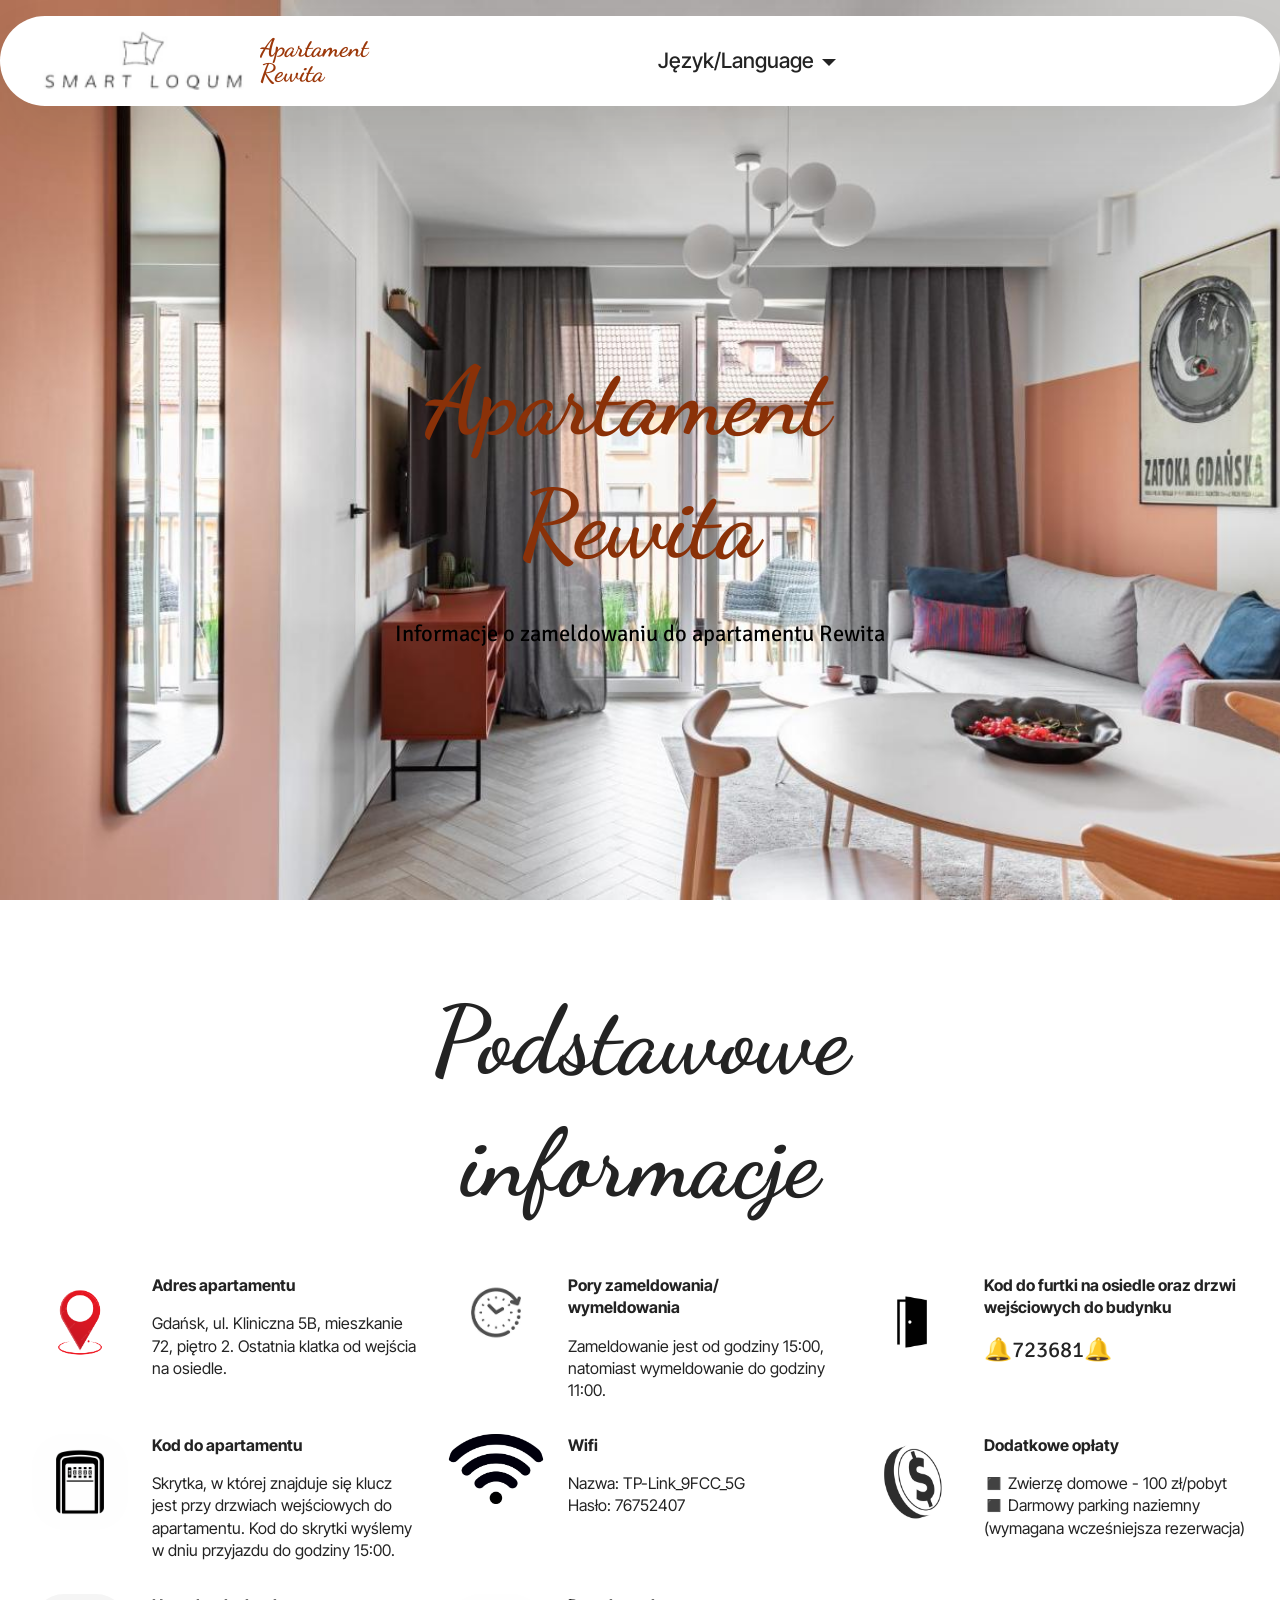
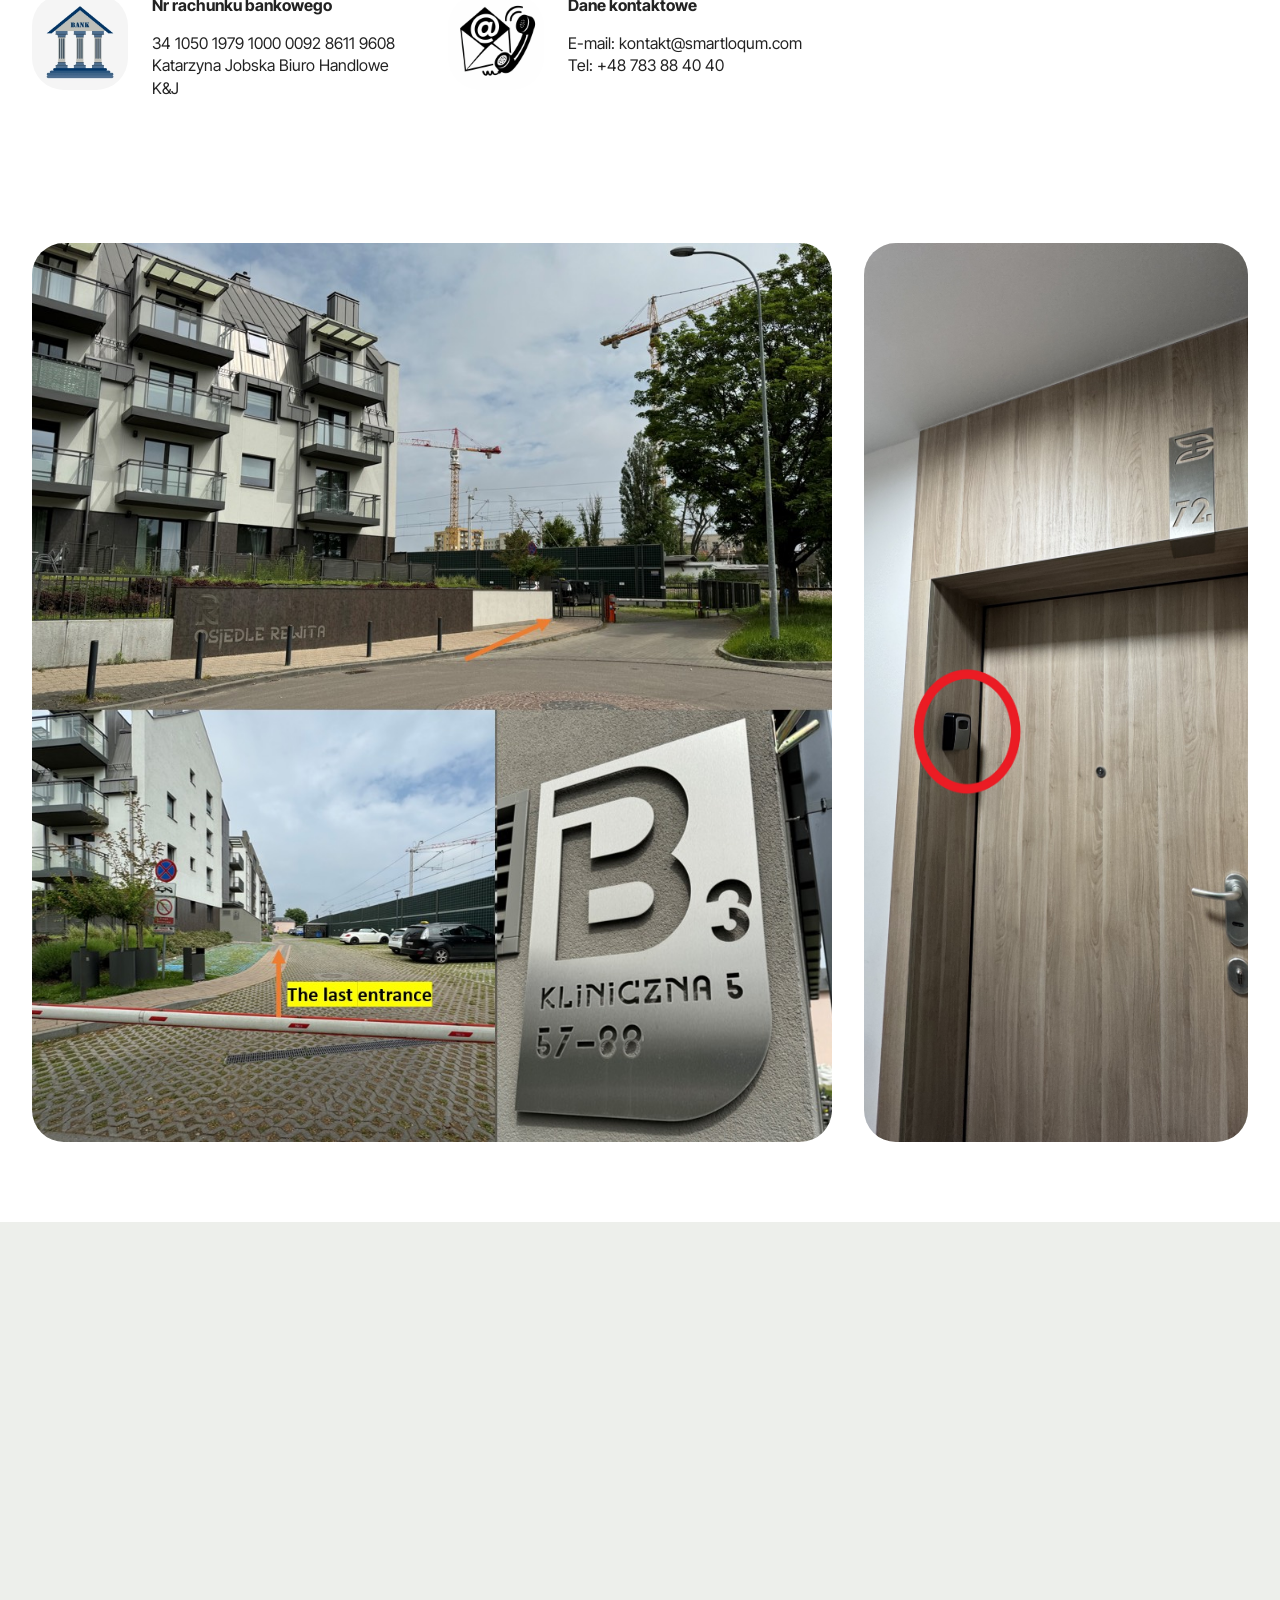
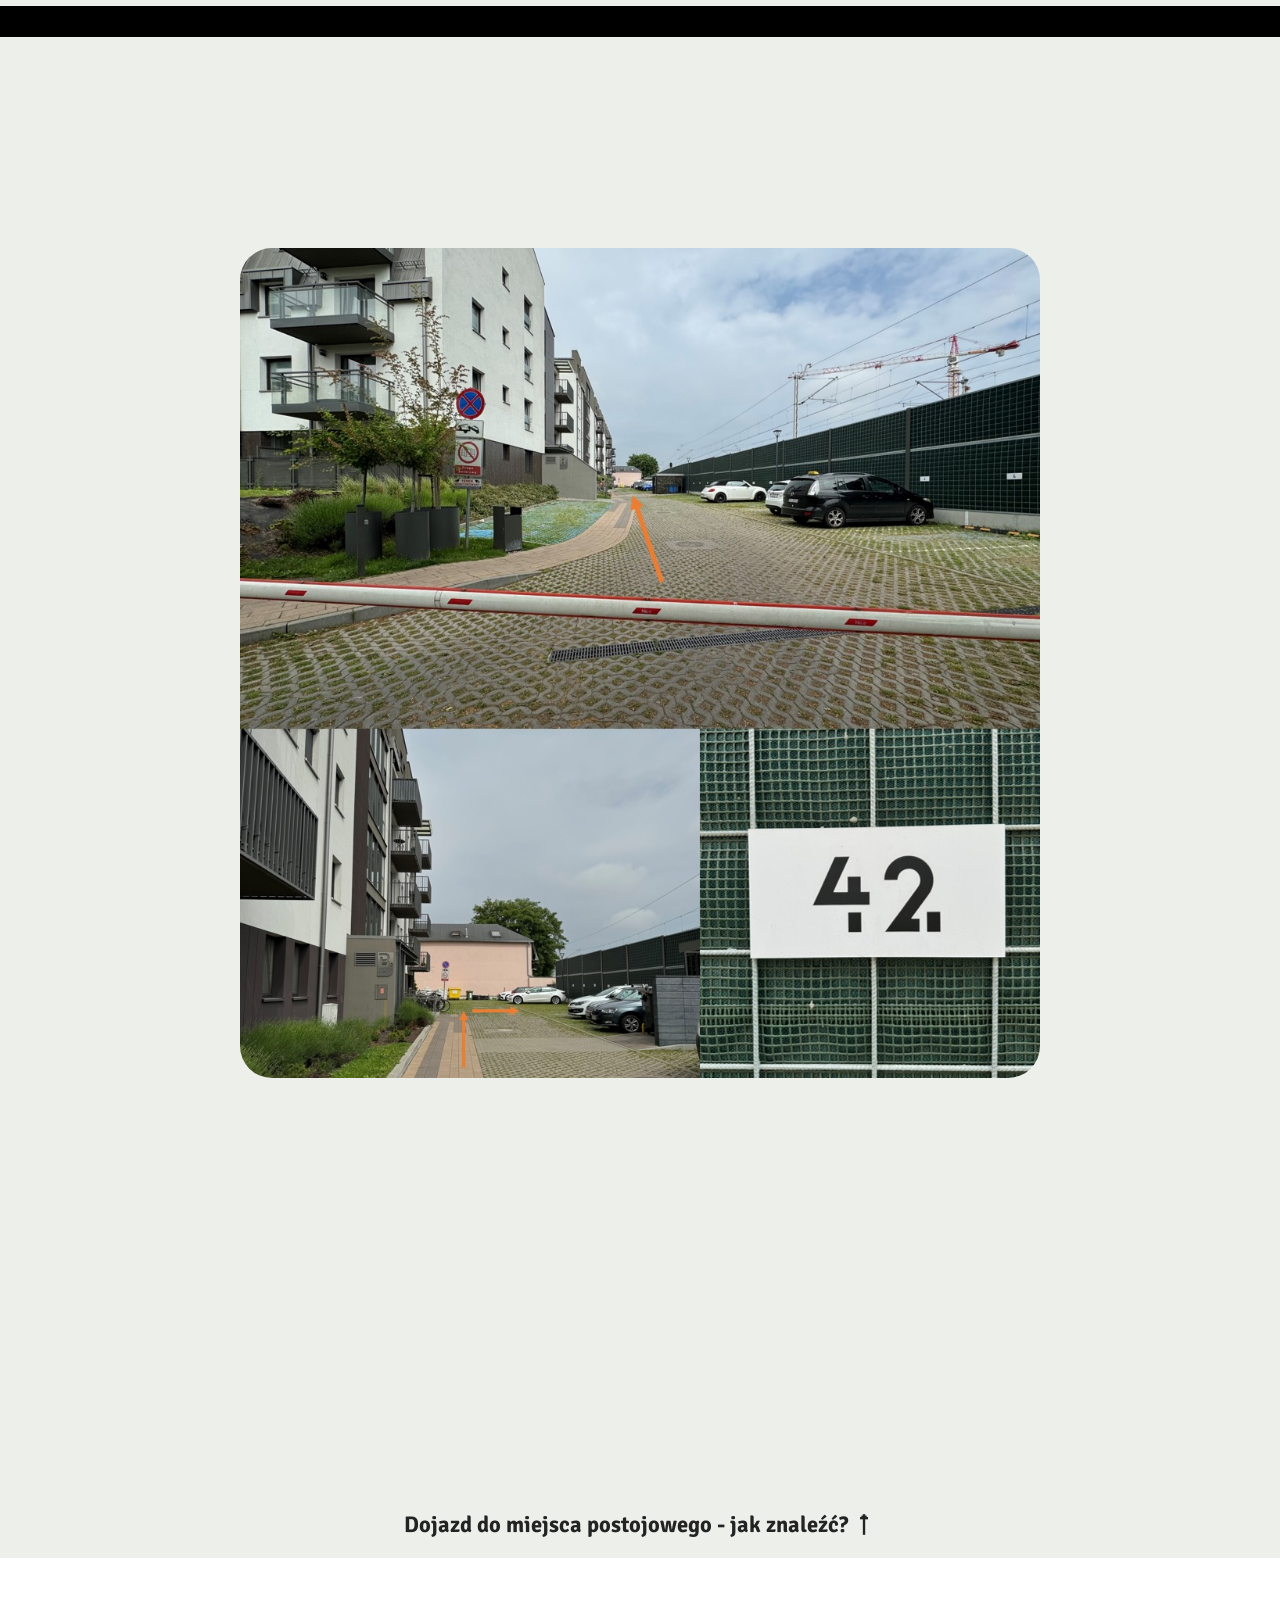
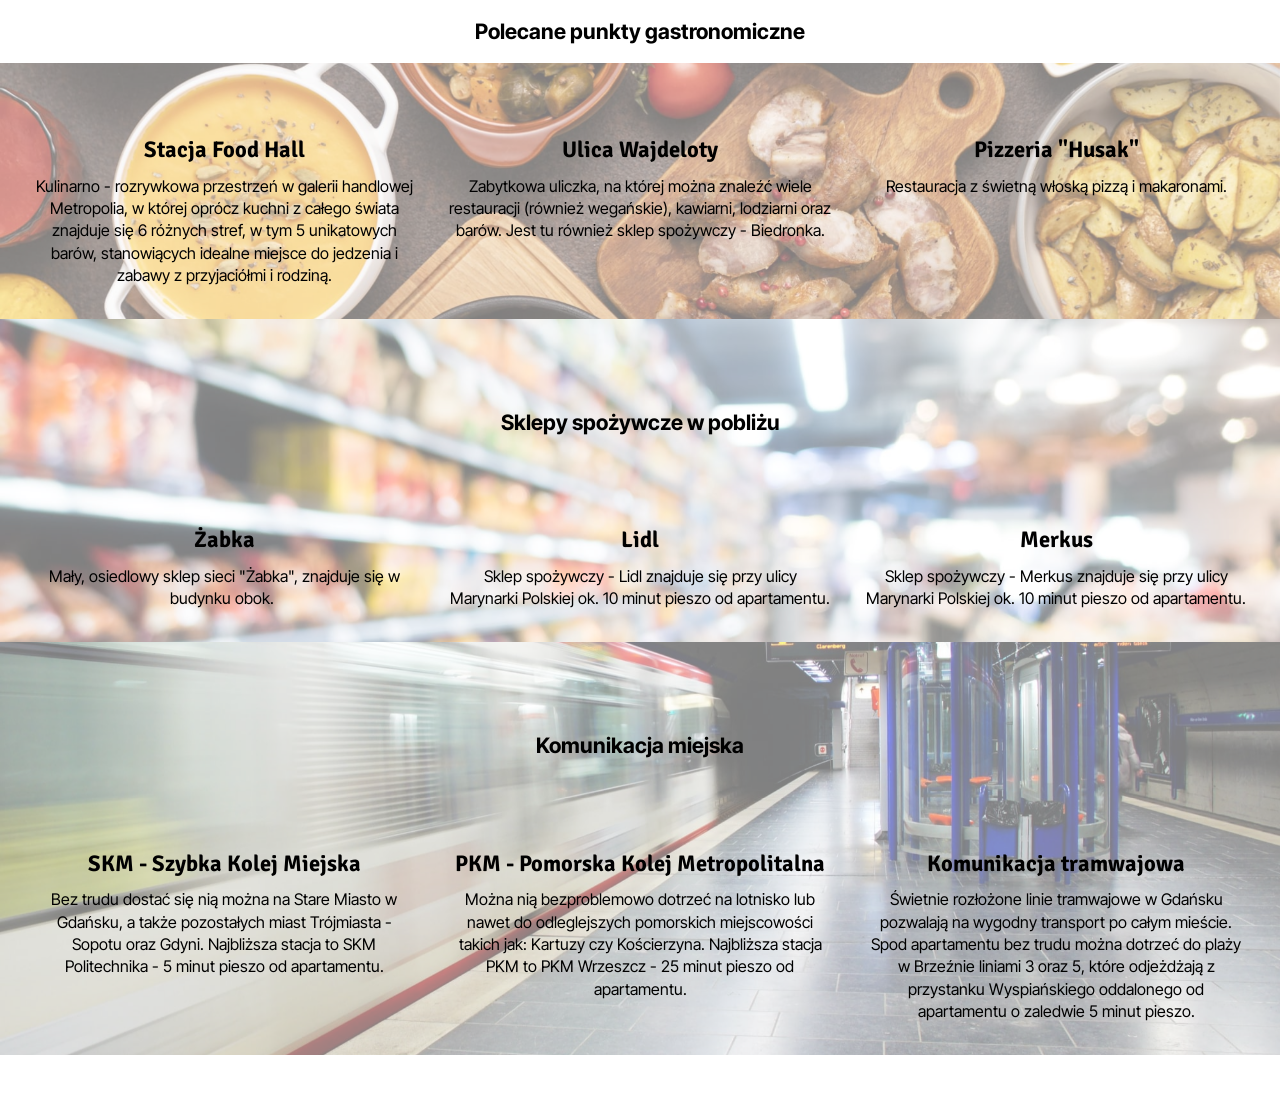
<file: index.html>
<!DOCTYPE html>
<html  >
<head>
  <!-- Site made with Mobirise Website Builder v6.0.1, https://mobirise.com -->
  <meta charset="UTF-8">
  <meta http-equiv="X-UA-Compatible" content="IE=edge">
  <meta name="generator" content="Mobirise v6.0.1, mobirise.com">
  <meta name="viewport" content="width=device-width, initial-scale=1, minimum-scale=1">
  <link rel="shortcut icon" href="assets/images/karta-powitalna-dawna-poczta.png" type="image/x-icon">
  <meta name="description" content="">
  
  
  <title>Wrzeszcz Rewita PL</title>
  <link rel="stylesheet" href="assets/web/assets/mobirise-icons2/mobirise2.css">
  <link rel="stylesheet" href="assets/bootstrap/css/bootstrap.min.css">
  <link rel="stylesheet" href="assets/bootstrap/css/bootstrap-grid.min.css">
  <link rel="stylesheet" href="assets/bootstrap/css/bootstrap-reboot.min.css">
  <link rel="stylesheet" href="assets/parallax/jarallax.css">
  <link rel="stylesheet" href="assets/animatecss/animate.css">
  <link rel="stylesheet" href="assets/dropdown/css/style.css">
  <link rel="stylesheet" href="assets/theme/css/style.css">
  <link rel="preload" href="https://fonts.googleapis.com/css?family=Dancing+Script:400,500,600,700&display=swap" as="style" onload="this.onload=null;this.rel='stylesheet'">
  <noscript><link rel="stylesheet" href="https://fonts.googleapis.com/css?family=Dancing+Script:400,500,600,700&display=swap"></noscript>
  <link rel="preload" href="https://fonts.googleapis.com/css?family=Signika+Negative:300,400,500,600,700&display=swap" as="style" onload="this.onload=null;this.rel='stylesheet'">
  <noscript><link rel="stylesheet" href="https://fonts.googleapis.com/css?family=Signika+Negative:300,400,500,600,700&display=swap"></noscript>
  <link rel="preload" href="https://fonts.googleapis.com/css?family=Inter+Tight:100,200,300,400,500,600,700,800,900,100i,200i,300i,400i,500i,600i,700i,800i,900i&display=swap" as="style" onload="this.onload=null;this.rel='stylesheet'">
  <noscript><link rel="stylesheet" href="https://fonts.googleapis.com/css?family=Inter+Tight:100,200,300,400,500,600,700,800,900,100i,200i,300i,400i,500i,600i,700i,800i,900i&display=swap"></noscript>
  <link rel="preload" as="style" href="assets/mobirise/css/mbr-additional.css?v=lw4Mwf"><link rel="stylesheet" href="assets/mobirise/css/mbr-additional.css?v=lw4Mwf" type="text/css">

  
  
  
</head>
<body>
  
  <section data-bs-version="5.1" class="menu menu1 cid-uIEbX2FM1C" once="menu" id="menu01-8">
	

	<nav class="navbar navbar-dropdown navbar-fixed-top navbar-expand-lg">
		<div class="container">
			<div class="navbar-brand">
				<span class="navbar-logo">
					<a href="index.html">
						<img src="assets/images/karta-powitalna-dawna-poczta-153x46.png" alt="Mobirise Website Builder" style="height: 3.8rem;">
					</a>
				</span>
				<span class="navbar-caption-wrap"><a class="navbar-caption text-primary display-1" href="index.html">Apartament<br>Rewita</a></span>
			</div>
			<button class="navbar-toggler" type="button" data-toggle="collapse" data-bs-toggle="collapse" data-target="#navbarSupportedContent" data-bs-target="#navbarSupportedContent" aria-controls="navbarNavAltMarkup" aria-expanded="false" aria-label="Toggle navigation">
				<div class="hamburger">
					<span></span>
					<span></span>
					<span></span>
					<span></span>
				</div>
			</button>
			<div class="collapse navbar-collapse" id="navbarSupportedContent">
				<ul class="navbar-nav nav-dropdown nav-right" data-app-modern-menu="true"><li class="nav-item dropdown">
						<a class="nav-link link text-black dropdown-toggle show display-4" href="https://mobiri.se" data-toggle="dropdown-submenu" data-bs-toggle="dropdown" data-bs-auto-close="outside" aria-expanded="true">Język/Language</a><div class="dropdown-menu show" aria-labelledby="dropdown-813" data-bs-popper="none"><a class="text-black dropdown-item text-primary display-4" href="index.html">Polski/Polish</a><a class="text-black dropdown-item text-primary display-4" href="page2.html">Angielski/English</a></div>
					</li></ul>
				<div class="icons-menu">
					<a class="iconfont-wrapper" href="https://mobiri.se">
						<span class="p-2 mbr-iconfont mobi-mbri-phone mobi-mbri"></span>
					</a>
					<a class="iconfont-wrapper" href="https://mobiri.se">
						<span class="p-2 mbr-iconfont mobi-mbri-letter mobi-mbri"></span>
					</a>
					<a class="iconfont-wrapper" href="https://mobiri.se">
						<span class="p-2 mbr-iconfont mobi-mbri-map-pin mobi-mbri"></span>
					</a>
					
				</div>
				
			</div>
		</div>
	</nav>
</section>

<section data-bs-version="5.1" class="header16 cid-uIE7g3pvz5 mbr-fullscreen mbr-parallax-background" id="header17-7">
  
  
  <div class="container-fluid">
    <div class="row">
      <div class="content-wrap col-12 col-md-12">
        <h1 class="mbr-section-title mbr-fonts-style mbr-white mb-4 display-2">
          <strong><br>Apartament&nbsp;</strong><strong><br></strong><strong>Rewita</strong></h1>
        
        <p class="mbr-fonts-style mbr-text mbr-white mb-4 display-5">Informacje o zameldowaniu do apartamentu Rewita</p>
        
      </div>
    </div>
  </div>
</section>

<section data-bs-version="5.1" class="features15 cid-uIE6yzl52n" id="features015-2">
	

	
	
	<div class="container">
		<div class="row justify-content-center">
			<div class="col-12 content-head">
				<div class="mbr-section-head mb-5">
					<h4 class="mbr-section-title mbr-fonts-style align-center mb-0 display-2"><strong>Podstawowe informacje</strong></h4>
					
				</div>
			</div>
		</div>
		<div class="row">
			
			<div class="item features-without-image col-12 col-lg-4 active">
				<div class="item-wrapper">
					<div class="img-wrapper">
						<img src="assets/images/logo-adresu.png" alt="Mobirise Website Builder" data-slide-to="1" data-bs-slide-to="1">
					</div>
					<div class="card-box">
						<h4 class="card-title mbr-fonts-style mb-0 display-7"><strong>Adres apartamentu</strong></h4>
						<h5 class="card-text mbr-fonts-style mt-3 display-7">Gdańsk, ul. Kliniczna 5B, mieszkanie 72, piętro 2. Ostatnia klatka od wejścia na osiedle.</h5>
					</div>
				</div>
			</div>
			<div class="item features-without-image col-12 col-lg-4">
				<div class="item-wrapper">
					<div class="img-wrapper">
						<img src="assets/images/logo-zameldowania.jpg" alt="Mobirise Website Builder" data-bs-slide-to="2" data-slide-to="2">
					</div>
					<div class="card-box">
						<h4 class="card-title mbr-fonts-style mb-0 display-7"><strong>Pory zameldowania/ wymeldowania</strong></h4>
						<h5 class="card-text mbr-fonts-style mt-3 display-7">Zameldowanie jest od godziny 15:00, natomiast wymeldowanie do godziny 11:00.</h5>
					</div>
				</div>
			</div>
			<div class="item features-without-image col-12 col-lg-4">
				<div class="item-wrapper">
					<div class="img-wrapper">
						<img src="assets/images/logo-klatki.jpg" alt="Mobirise Website Builder" data-slide-to="3" data-bs-slide-to="3">
					</div>
					<div class="card-box">
						<h4 class="card-title mbr-fonts-style mb-0 display-7"><strong>Kod do furtki na osiedle oraz drzwi wejściowych do budynku</strong></h4>
						<h5 class="card-text mbr-fonts-style mt-3 display-5">🔔723681🔔</h5>
					</div>
				</div>
			</div>
			<div class="item features-without-image col-12 col-lg-4">
				<div class="item-wrapper">
					<div class="img-wrapper">
						<img src="assets/images/chatgpt-image-10-kwi-2025-08-45.png" alt="Mobirise Website Builder" data-bs-slide-to="4" data-slide-to="4">
					</div>
					<div class="card-box">
						<h4 class="card-title mbr-fonts-style mb-0 display-7"><strong>Kod do apartamentu</strong></h4>
						<h5 class="card-text mbr-fonts-style mt-3 display-7">Skrytka, w której znajduje się klucz jest przy drzwiach wejściowych do apartamentu. Kod do skrytki wyślemy w dniu przyjazdu do godziny 15:00.</h5>
					</div>
				</div>
			</div>
			<div class="item features-without-image col-12 col-lg-4">
				<div class="item-wrapper">
					<div class="img-wrapper">
						<img src="assets/images/logo-wifi.webp" alt="Mobirise Website Builder" data-slide-to="5" data-bs-slide-to="5">
					</div>
					<div class="card-box">
						<h4 class="card-title mbr-fonts-style mb-0 display-7">
							<strong>Wifi</strong>
						</h4>
						<h5 class="card-text mbr-fonts-style mt-3 display-7">Nazwa: TP-Link_9FCC_5G<br>Hasło: 76752407</h5>
					</div>
				</div>
			</div>

			<div class="item features-without-image col-12 col-lg-4">
				<div class="item-wrapper">
					<div class="img-wrapper">
						<img src="assets/images/logo-monety.jpg" alt="Mobirise Website Builder" data-bs-slide-to="5" data-slide-to="5">
					</div>
					<div class="card-box">
						<h4 class="card-title mbr-fonts-style mb-0 display-7"><strong>Dodatkowe opłaty&nbsp;</strong></h4>
						<h5 class="card-text mbr-fonts-style mt-3 display-7"><div>◼️ Zwierzę domowe - 100 zł/pobyt
</div><div>◼️ Darmowy parking naziemny (wymagana wcześniejsza rezerwacja)</div></h5>
					</div>
				</div>
			</div><div class="item features-without-image col-12 col-lg-4">
				<div class="item-wrapper">
					<div class="img-wrapper">
						<img src="assets/images/logo-banku.jpg" alt="Mobirise Website Builder" data-bs-slide-to="6" data-slide-to="6">
					</div>
					<div class="card-box">
						<h4 class="card-title mbr-fonts-style mb-0 display-7"><strong>Nr rachunku bankowego</strong></h4>
						<h5 class="card-text mbr-fonts-style mt-3 display-7">34 1050 1979 1000 0092 8611 9608 
<div>Katarzyna Jobska Biuro Handlowe K&amp;J</div></h5>
					</div>
				</div>
			</div>
			
			<div class="item features-without-image col-12 col-lg-4">
				<div class="item-wrapper">
					<div class="img-wrapper">
						<img src="assets/images/mj-obraz-chatgpt.png" alt="Mobirise Website Builder" data-bs-slide-to="8" data-slide-to="8">
					</div>
					<div class="card-box">
						<h4 class="card-title mbr-fonts-style mb-0 display-7"><strong>Dane kontaktowe</strong></h4>
						<h5 class="card-text mbr-fonts-style mt-3 display-7">E-mail: kontakt@smartloqum.com
<div>Tel: +48 783 88 40 40</div></h5>
					</div>
				</div>
			</div>
		</div>
	</div>
</section>

<section data-bs-version="5.1" class="features12 cid-uIPjSyp8i2" id="features012-17">
	
	
	<div class="container">
		<div class="row justify-content-center">
			<div class="col-12 content-head">
				<div class="mbr-section-head mb-5">
					<h4 class="mbr-section-title mbr-fonts-style align-center mb-0 display-5"><strong>Wejście do budynku, skrytka na klucz do apartamentu - gdzie się znajdują?</strong></h4>
					
				</div>
			</div>
		</div>
		<div class="row mb-4">
			<div class="item features-image col-12 col-md-6 col-lg-8">
				<div class="item-wrapper">
					<div class="item-img mb-3 img-big">
						<img src="assets/images/wejcie-rewita.png" alt="Mobirise Website Builder" title="">
					</div>
					
				</div>
			</div>
			<div class="item features-image col-12 col-md-6 col-lg-4">
				<div class="item-wrapper">
					<div class="item-img mb-3">
						<img src="assets/images/img-5668.jpeg" alt="Mobirise Website Builder" title="">
					</div>
					
				</div>
			</div>
		</div>
	</div>
</section>

<section data-bs-version="5.1" class="video02 cid-uIPjT61lA9" id="video02-18">
  

  
  

  <div class="container">
    <div class="row justify-content-center">
      <div class="mbr-figure col-12 mb-5 col-md-4"><iframe class="mbr-embedded-video" src="https://youtube.com/embed/6HpSW3iJ0OQ" width="800" height="600" frameborder="0" allowfullscreen></iframe></div>
    </div>
    <div class="row justify-content-center">
      <div class="col-12 content-text">
        <h4 class="mbr-description mbr-fonts-style mb-3 align-center display-5">
          <strong>Wejście do budynku - jak znaleźć? ⭡</strong></h4>
        
      </div>
    </div>
  </div>
</section>

<section data-bs-version="5.1" class="footer4 cid-uIEc25SFnz" once="footers" id="footer04-b">

    

    

    <div class="container">
        <div class="media-container-row align-center mbr-white">
            <div class="col-12">
                <p class="mbr-text mb-0 mbr-fonts-style display-5">.</p>
            </div>
        </div>
    </div>
</section>

<section data-bs-version="5.1" class="header13 cid-uIPjTrXry3" id="header13-19">
  

  
  

  <div class="align-center container">
    <div class="row justify-content-center">
      <div class="col-md-12 mb-5 content-head">
        <h1 class="mbr-section-title mbr-fonts-style display-5"><strong>Jak znaleźć miejsce postojowe za szlabanem?</strong><br></h1>
        <p class="mbr-text mbr-fonts-style mt-4 display-7">Poniższa grafika i wideo przedstawiają drogę dojazdową oraz wskazują miejsce postojowe przypisane do apartamentu.&nbsp;Pilot do szlabanu czeka na Państwa w mieszkaniu, miejsce postojowe nr 42.<br> Miejsce postojowe jest darmowe.</p>
        
      </div>
    </div>

    <div class="row justify-content-center">
      <div class="col-12 col-md-8">
        <img src="assets/images/miejsce-postojowe-rewita.png" alt="Mobirise Website Builder" title="">
      </div>
    </div>
  </div>
</section>

<section data-bs-version="5.1" class="video02 cid-uIPjTN4G70" id="video02-1a">
  

  
  

  <div class="container">
    <div class="row justify-content-center">
      <div class="mbr-figure col-12 mb-5 col-md-4"><iframe class="mbr-embedded-video" src="https://youtube.com/embed/TaxaiCgkbI4" width="800" height="600" frameborder="0" allowfullscreen></iframe></div>
    </div>
    <div class="row justify-content-center">
      <div class="col-12 content-text">
        <h4 class="mbr-description mbr-fonts-style mb-3 align-center display-5">
          <strong>Dojazd do miejsca postojowego - jak znaleźć? ⭡</strong></h4>
        
      </div>
    </div>
  </div>
</section>

<section data-bs-version="5.1" class="features10 cid-uIPjUeluGI mbr-parallax-background" id="features010-1b">
  

  
  <div class="mbr-overlay" style="opacity: 0.5; background-color: rgb(255, 255, 255);"></div>
  <div class="container">
    <div class="row justify-content-center mb-5">
      <div class="col-12 mb-0 content-head">
        <h3 class="mbr-section-title mbr-fonts-style align-center display-4">
          <strong><br></strong><br><strong>Polecane punkty gastronomiczne</strong></h3>
        
      </div>
    </div>
    <div class="row">
      <div class="item features-without-image col-12 col-md-6 col-lg-4">
        <div class="item-wrapper">
          <div class="card-box align-left">
            
            <h5 class="card-title mbr-fonts-style display-5">
              <strong>Stacja Food Hall</strong></h5>
            <p class="card-text mbr-fonts-style mb-3 display-7">
              Kulinarno - rozrywkowa przestrzeń w galerii handlowej Metropolia, w której oprócz kuchni z całego świata znajduje się 6 różnych stref, w tym 5 unikatowych barów, stanowiących idealne miejsce do jedzenia i zabawy z przyjaciółmi i rodziną.</p>
            
          </div>
        </div>
      </div>
      <div class="item features-without-image col-12 col-md-6 col-lg-4">
        <div class="item-wrapper">
          <div class="card-box align-left">
            
            <h5 class="card-title mbr-fonts-style display-5">
              <strong>Ulica Wajdeloty</strong></h5>
            <p class="card-text mbr-fonts-style mb-3 display-7">
              Zabytkowa uliczka, na której można znaleźć wiele restauracji (również wegańskie), kawiarni, lodziarni oraz barów. Jest tu również sklep spożywczy - Biedronka.</p>
            
          </div>
        </div>
      </div>
      <div class="item features-without-image col-12 col-md-6 col-lg-4">
        <div class="item-wrapper">
          <div class="card-box align-left">
            
            <h5 class="card-title mbr-fonts-style display-5"><strong>Pizzeria "Husak"</strong></h5>
            <p class="card-text mbr-fonts-style mb-3 display-7">Restauracja z świetną włoską pizzą i makaronami.</p>
            
          </div>
        </div>
      </div>
    </div>
  </div>
</section>

<section data-bs-version="5.1" class="features10 cid-uIPjUvHEg1 mbr-parallax-background" id="features010-1c">
  

  
  <div class="mbr-overlay" style="opacity: 0.5; background-color: rgb(255, 255, 255);"></div>
  <div class="container">
    <div class="row justify-content-center mb-5">
      <div class="col-12 mb-0 content-head">
        <h3 class="mbr-section-title mbr-fonts-style align-center display-4">
          <strong><br></strong><br><br><strong>Sklepy spożywcze w pobliżu</strong><strong><br></strong></h3>
        
      </div>
    </div>
    <div class="row">
      <div class="item features-without-image col-12 col-md-6 col-lg-4">
        <div class="item-wrapper">
          <div class="card-box align-left">
            
            <h5 class="card-title mbr-fonts-style display-5"><strong>Żabka</strong></h5>
            <p class="card-text mbr-fonts-style mb-3 display-7">
              Mały, osiedlowy sklep sieci "Żabka", znajduje się w budynku obok.&nbsp;</p>
            
          </div>
        </div>
      </div>
      <div class="item features-without-image col-12 col-md-6 col-lg-4">
        <div class="item-wrapper">
          <div class="card-box align-left">
            
            <h5 class="card-title mbr-fonts-style display-5"><strong>Lidl</strong></h5>
            <p class="card-text mbr-fonts-style mb-3 display-7">Sklep spożywczy - Lidl znajduje się przy ulicy Marynarki Polskiej ok. 10 minut pieszo od apartamentu.</p>
            
          </div>
        </div>
      </div>
      <div class="item features-without-image col-12 col-md-6 col-lg-4">
        <div class="item-wrapper">
          <div class="card-box align-left">
            
            <h5 class="card-title mbr-fonts-style display-5"><strong>Merkus</strong></h5>
            <p class="card-text mbr-fonts-style mb-3 display-7">Sklep spożywczy - Merkus znajduje się przy ulicy Marynarki Polskiej ok. 10 minut pieszo od apartamentu.</p>
            
          </div>
        </div>
      </div>
    </div>
  </div>
</section>

<section data-bs-version="5.1" class="features10 cid-uIPjULOoMV mbr-parallax-background" id="features010-1d">
  

  
  <div class="mbr-overlay" style="opacity: 0.5; background-color: rgb(255, 255, 255);"></div>
  <div class="container">
    <div class="row justify-content-center mb-5">
      <div class="col-12 mb-0 content-head">
        <h3 class="mbr-section-title mbr-fonts-style align-center display-4">
          <strong><br></strong><br><br><strong>Komunikacja miejska</strong><strong><br></strong></h3>
        
      </div>
    </div>
    <div class="row">
      <div class="item features-without-image col-12 col-md-6 col-lg-4">
        <div class="item-wrapper">
          <div class="card-box align-left">
            
            <h5 class="card-title mbr-fonts-style display-5"><strong>SKM - Szybka Kolej Miejska</strong></h5>
            <p class="card-text mbr-fonts-style mb-3 display-7">
              Bez trudu dostać się nią można na Stare Miasto w Gdańsku, a także pozostałych miast Trójmiasta - Sopotu oraz Gdyni. Najbliższa stacja to SKM Politechnika - 5 minut pieszo od apartamentu.</p>
            
          </div>
        </div>
      </div>
      <div class="item features-without-image col-12 col-md-6 col-lg-4">
        <div class="item-wrapper">
          <div class="card-box align-left">
            
            <h5 class="card-title mbr-fonts-style display-5"><strong>PKM - Pomorska Kolej Metropolitalna</strong></h5>
            <p class="card-text mbr-fonts-style mb-3 display-7">
              Można nią bezproblemowo dotrzeć na lotnisko lub nawet do odleglejszych pomorskich miejscowości takich jak: Kartuzy czy Kościerzyna. Najbliższa stacja PKM to PKM Wrzeszcz - 25 minut pieszo od apartamentu.</p>
            
          </div>
        </div>
      </div>
      <div class="item features-without-image col-12 col-md-6 col-lg-4">
        <div class="item-wrapper">
          <div class="card-box align-left">
            
            <h5 class="card-title mbr-fonts-style display-5"><strong>Komunikacja tramwajowa</strong></h5>
            <p class="card-text mbr-fonts-style mb-3 display-7">Świetnie rozłożone linie tramwajowe w Gdańsku pozwalają na wygodny transport po całym mieście. Spod apartamentu bez trudu można dotrzeć do plaży w Brzeźnie liniami 3 oraz 5, które odjeżdżają z przystanku Wyspiańskiego oddalonego od apartamentu o zaledwie 5 minut pieszo.</p>
            
          </div>
        </div>
      </div>
    </div>
  </div>
</section><section class="display-7" style="padding: 0;align-items: center;justify-content: center;flex-wrap: wrap;    align-content: center;display: flex;position: relative;height: 4rem;"><a href="https://mobiri.se/" style="flex: 1 1;height: 4rem;position: absolute;width: 100%;z-index: 1;"><img alt="" style="height: 4rem;" src="[data-uri]"></a><p style="margin: 0;text-align: center;" class="display-7">&#8204;</p><a style="z-index:1" href="https://mobirise.com/offline-website-builder.html">Offline Website Creator</a></section><script src="assets/bootstrap/js/bootstrap.bundle.min.js"></script>  <script src="assets/parallax/jarallax.js"></script>  <script src="assets/smoothscroll/smooth-scroll.js"></script>  <script src="assets/ytplayer/index.js"></script>  <script src="assets/dropdown/js/navbar-dropdown.js"></script>  <script src="assets/playervimeo/vimeo_player.js"></script>  <script src="assets/theme/js/script.js"></script>  
  
  
  <input name="animation" type="hidden">
  </body>
</html>
</file>
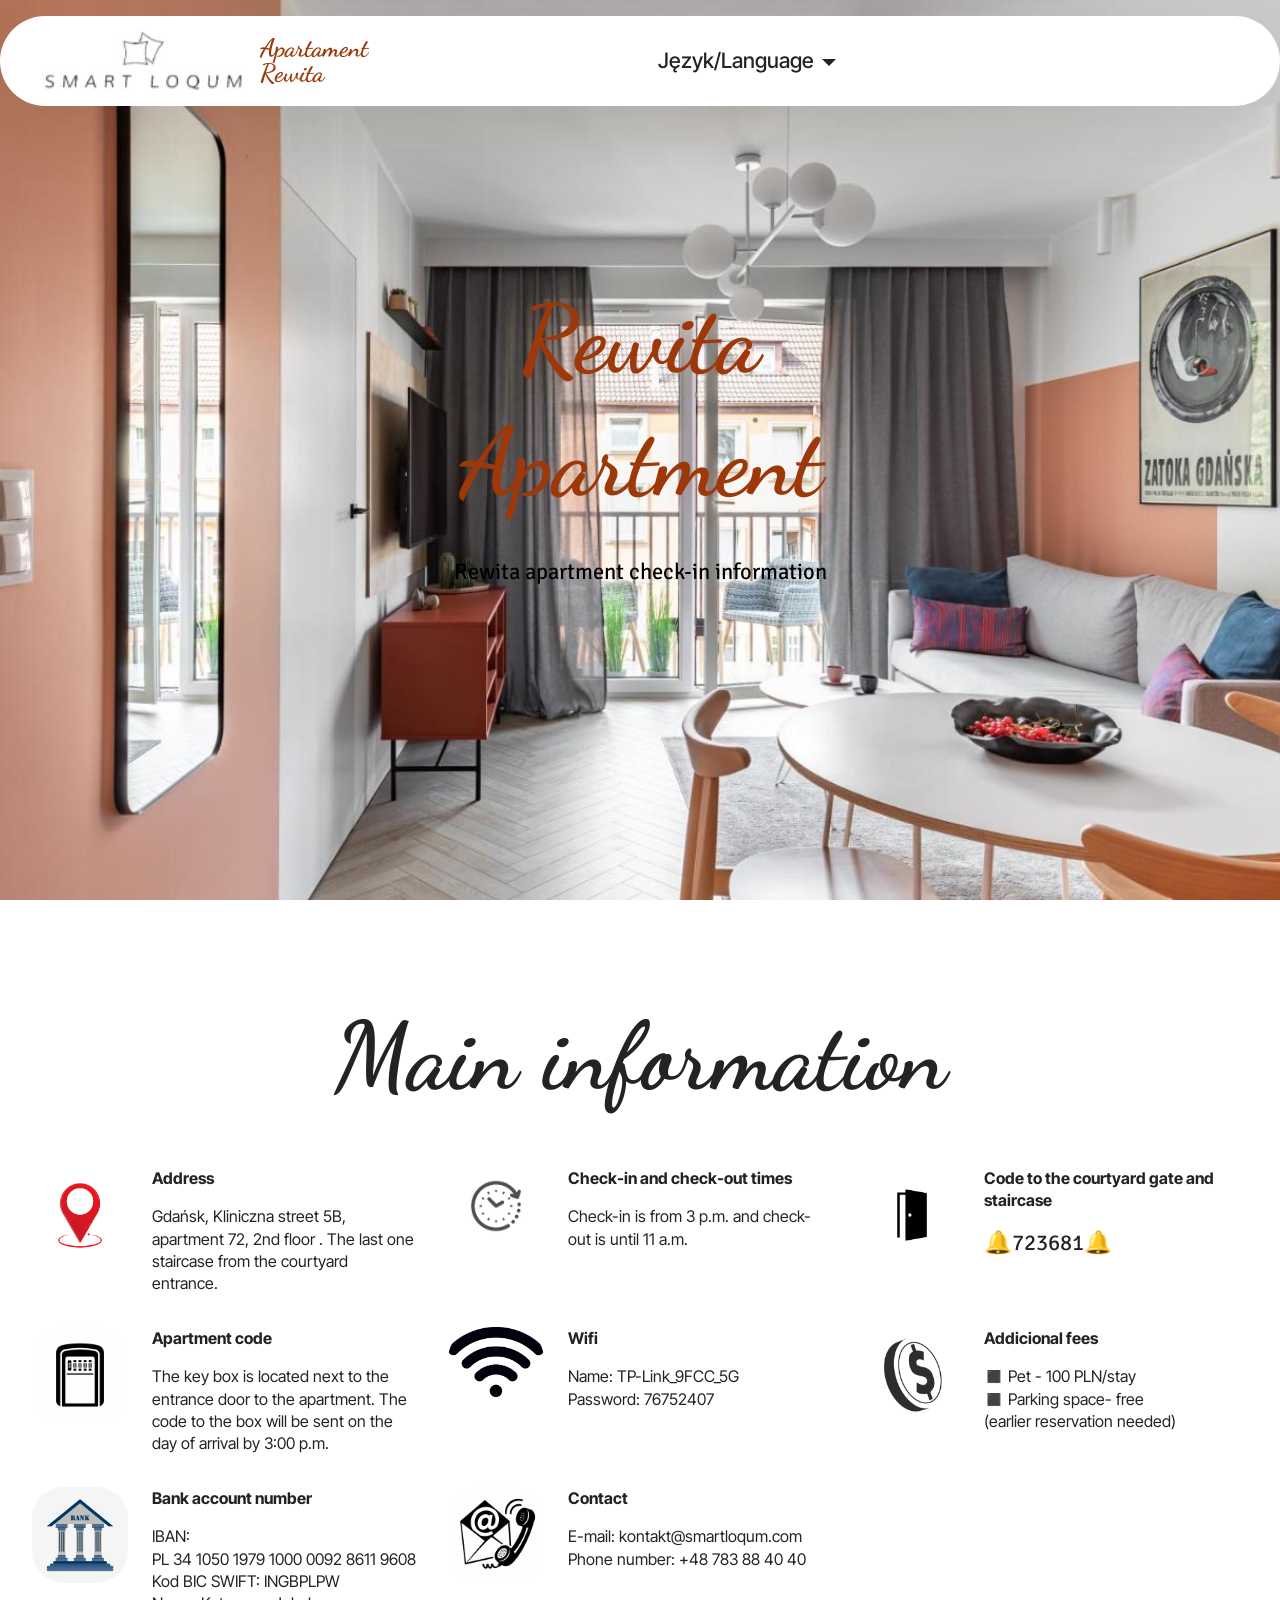
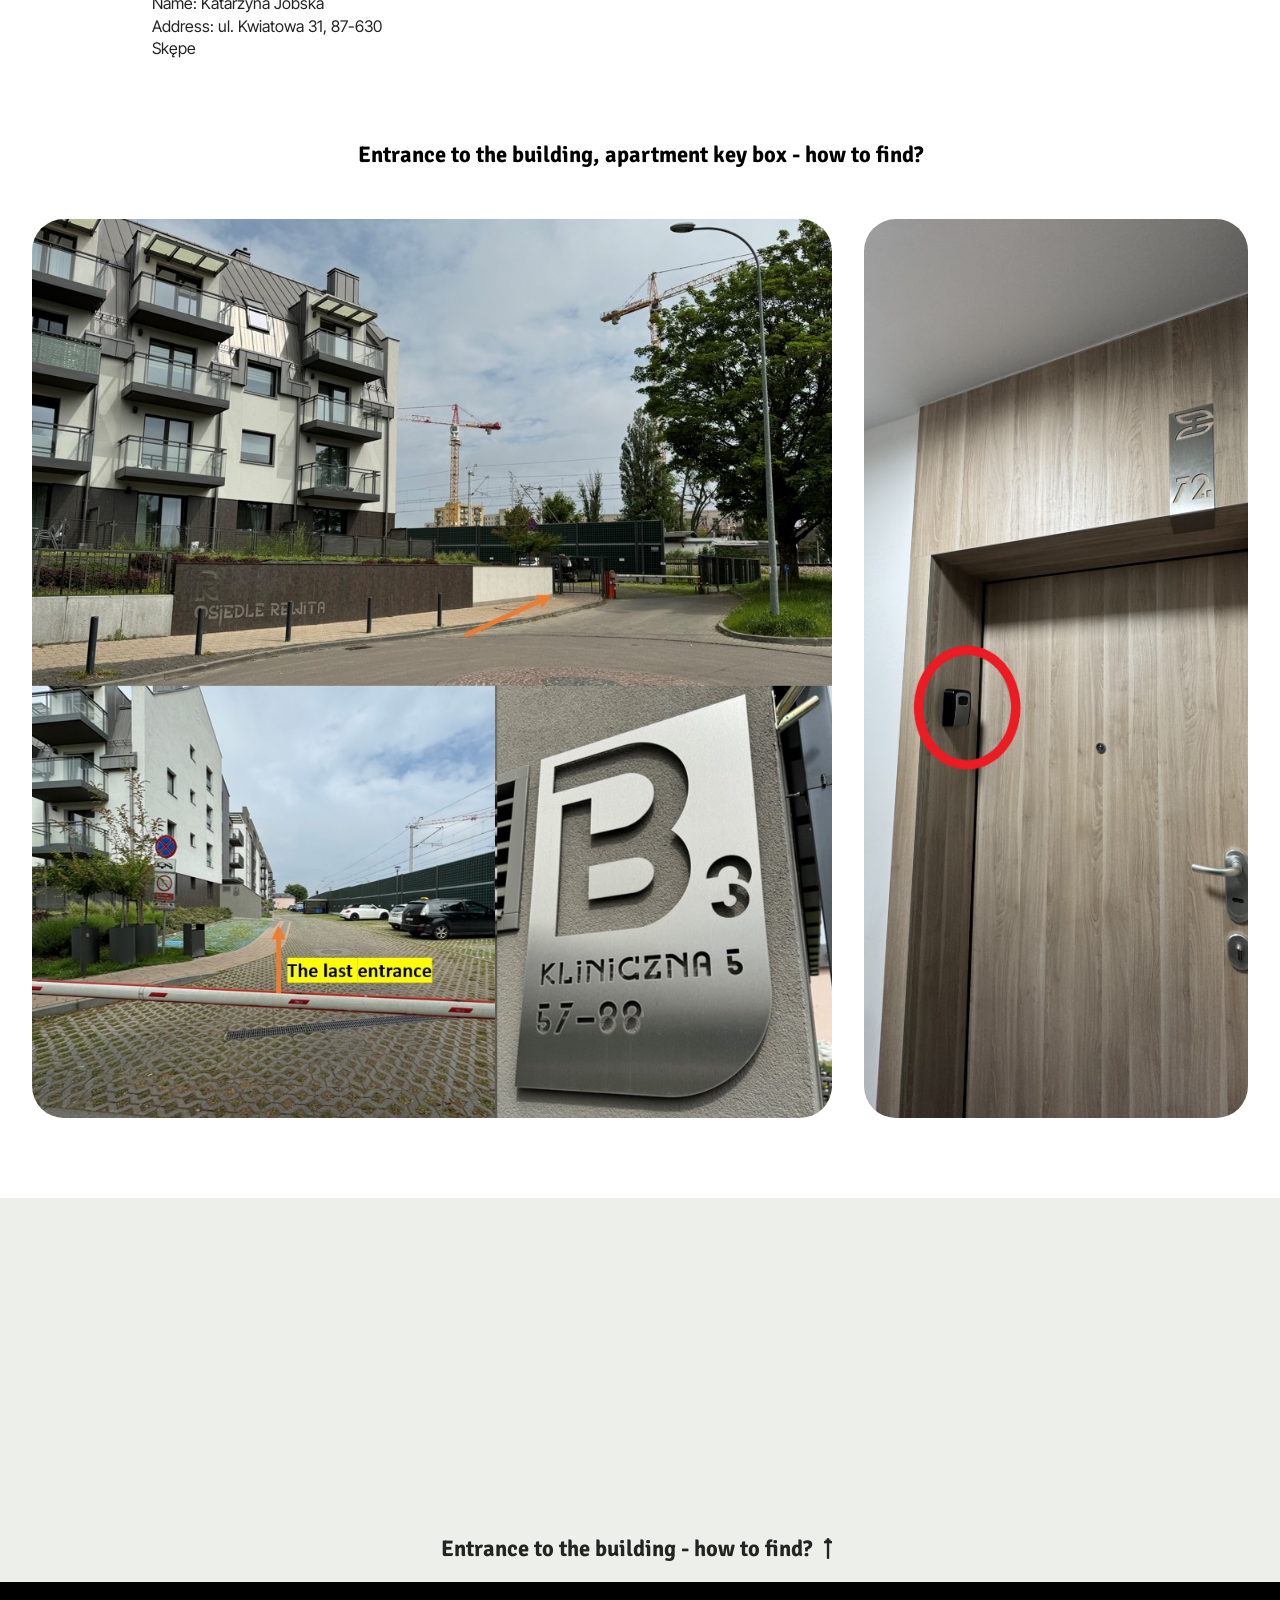
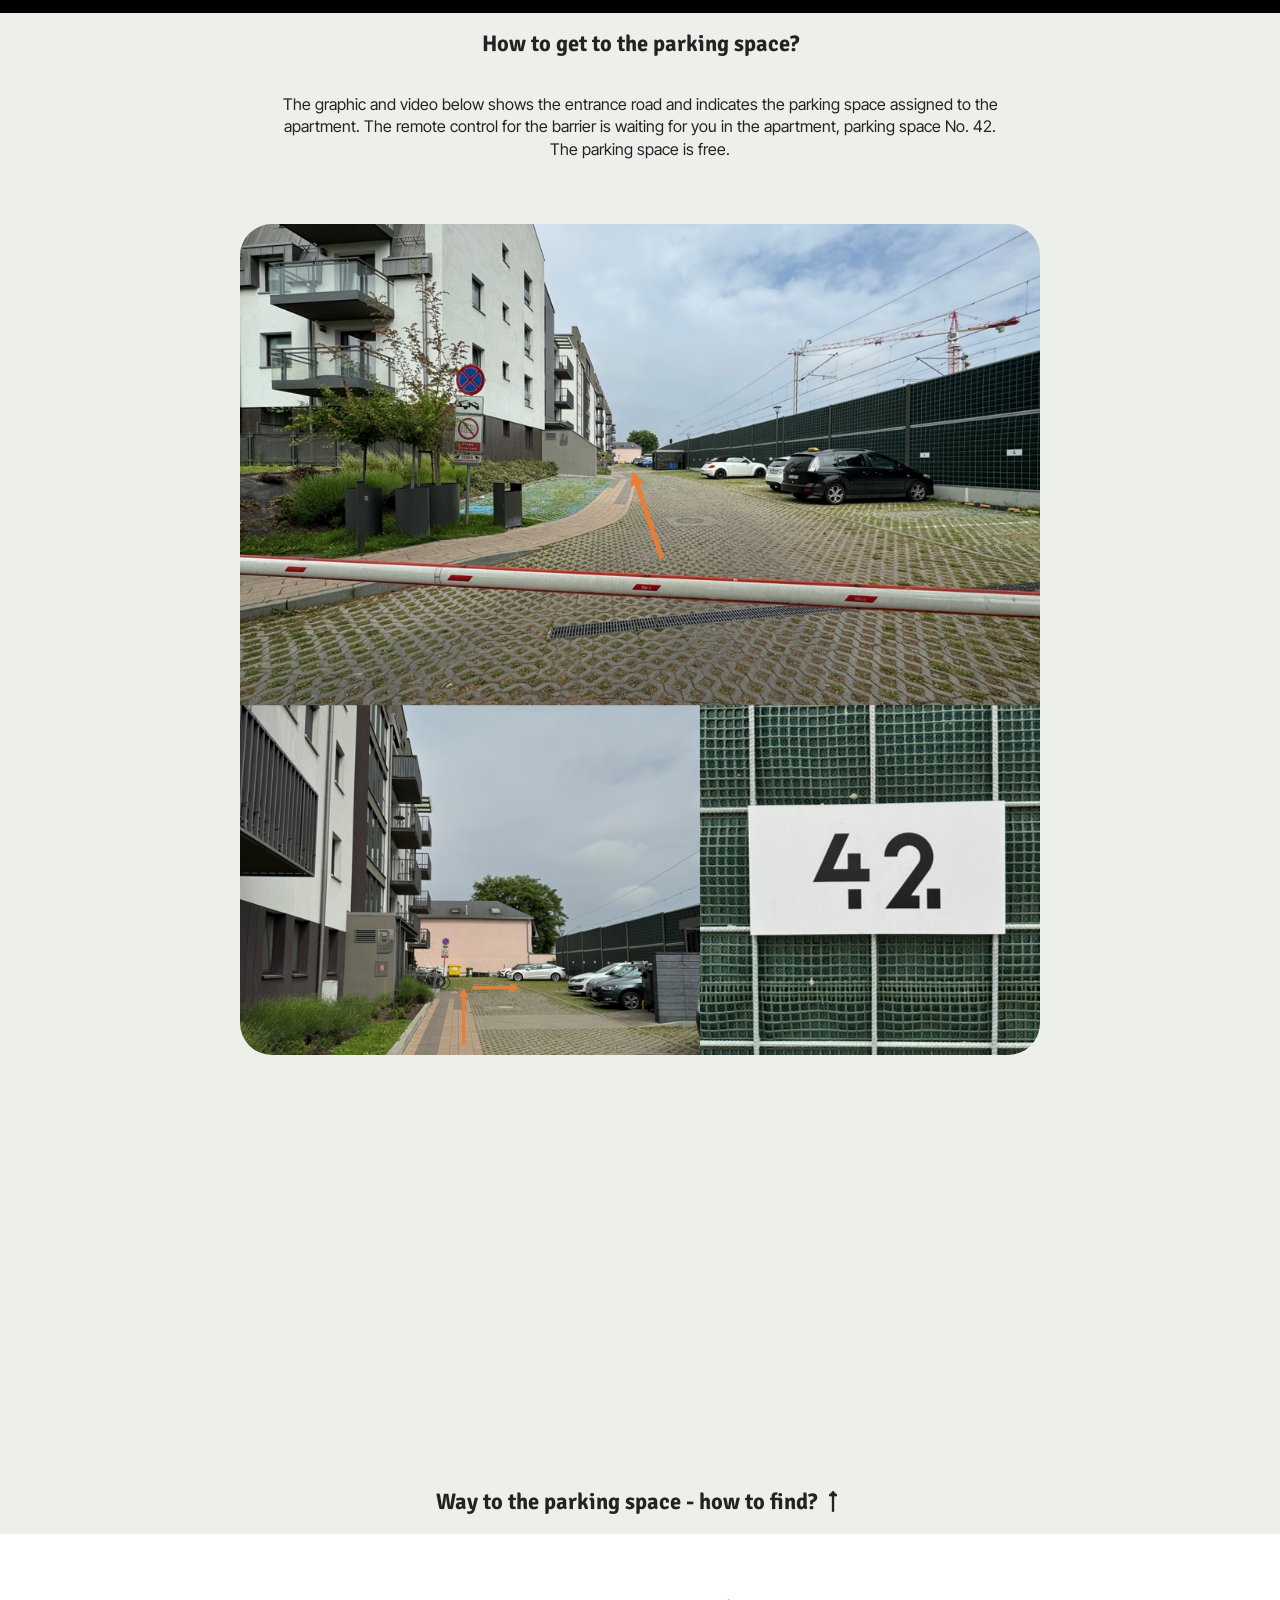
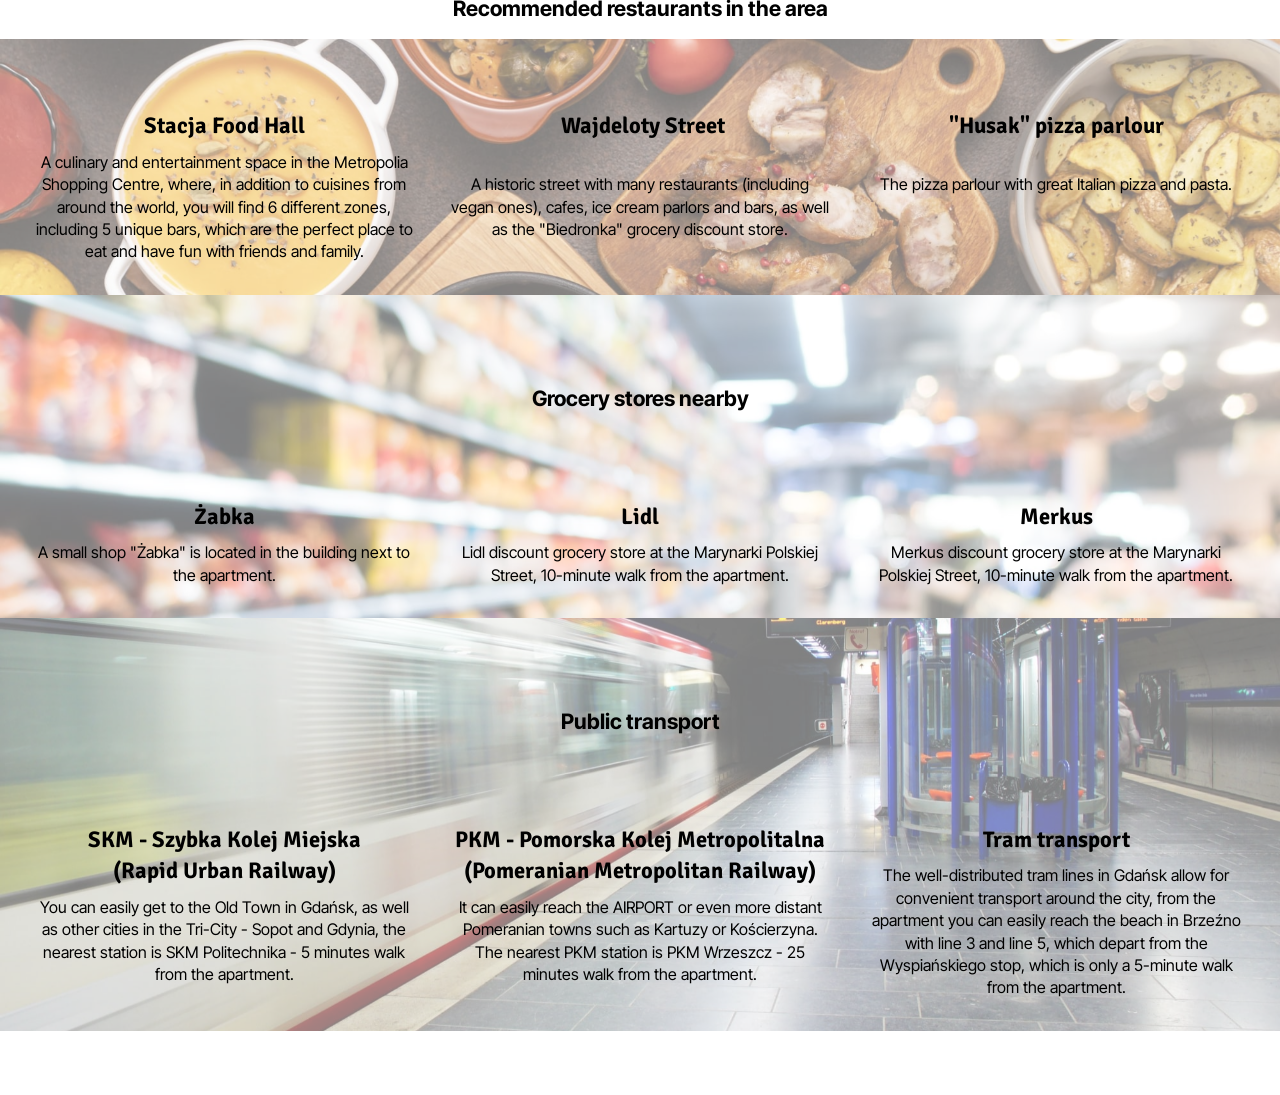
<file: page2.html>
<!DOCTYPE html>
<html  >
<head>
  <!-- Site made with Mobirise Website Builder v6.0.1, https://mobirise.com -->
  <meta charset="UTF-8">
  <meta http-equiv="X-UA-Compatible" content="IE=edge">
  <meta name="generator" content="Mobirise v6.0.1, mobirise.com">
  <meta name="viewport" content="width=device-width, initial-scale=1, minimum-scale=1">
  <link rel="shortcut icon" href="assets/images/karta-powitalna-dawna-poczta.png" type="image/x-icon">
  <meta name="description" content="">
  
  
  <title>Wrzeszcz Rewita EN</title>
  <link rel="stylesheet" href="assets/web/assets/mobirise-icons2/mobirise2.css">
  <link rel="stylesheet" href="assets/bootstrap/css/bootstrap.min.css">
  <link rel="stylesheet" href="assets/bootstrap/css/bootstrap-grid.min.css">
  <link rel="stylesheet" href="assets/bootstrap/css/bootstrap-reboot.min.css">
  <link rel="stylesheet" href="assets/parallax/jarallax.css">
  <link rel="stylesheet" href="assets/animatecss/animate.css">
  <link rel="stylesheet" href="assets/dropdown/css/style.css">
  <link rel="stylesheet" href="assets/theme/css/style.css">
  <link rel="preload" href="https://fonts.googleapis.com/css?family=Dancing+Script:400,500,600,700&display=swap" as="style" onload="this.onload=null;this.rel='stylesheet'">
  <noscript><link rel="stylesheet" href="https://fonts.googleapis.com/css?family=Dancing+Script:400,500,600,700&display=swap"></noscript>
  <link rel="preload" href="https://fonts.googleapis.com/css?family=Signika+Negative:300,400,500,600,700&display=swap" as="style" onload="this.onload=null;this.rel='stylesheet'">
  <noscript><link rel="stylesheet" href="https://fonts.googleapis.com/css?family=Signika+Negative:300,400,500,600,700&display=swap"></noscript>
  <link rel="preload" href="https://fonts.googleapis.com/css?family=Inter+Tight:100,200,300,400,500,600,700,800,900,100i,200i,300i,400i,500i,600i,700i,800i,900i&display=swap" as="style" onload="this.onload=null;this.rel='stylesheet'">
  <noscript><link rel="stylesheet" href="https://fonts.googleapis.com/css?family=Inter+Tight:100,200,300,400,500,600,700,800,900,100i,200i,300i,400i,500i,600i,700i,800i,900i&display=swap"></noscript>
  <link rel="preload" as="style" href="assets/mobirise/css/mbr-additional.css?v=uQ9xjO"><link rel="stylesheet" href="assets/mobirise/css/mbr-additional.css?v=uQ9xjO" type="text/css">

  
  
  
</head>
<body>
  
  <section data-bs-version="5.1" class="menu menu1 cid-uIPhk3NVTJ" once="menu" id="menu01-w">
	

	<nav class="navbar navbar-dropdown navbar-fixed-top navbar-expand-lg">
		<div class="container">
			<div class="navbar-brand">
				<span class="navbar-logo">
					<a href="index.html">
						<img src="assets/images/karta-powitalna-dawna-poczta-153x46.png" alt="Mobirise Website Builder" style="height: 3.8rem;">
					</a>
				</span>
				<span class="navbar-caption-wrap"><a class="navbar-caption text-primary display-1" href="index.html">Apartament<br>Rewita</a></span>
			</div>
			<button class="navbar-toggler" type="button" data-toggle="collapse" data-bs-toggle="collapse" data-target="#navbarSupportedContent" data-bs-target="#navbarSupportedContent" aria-controls="navbarNavAltMarkup" aria-expanded="false" aria-label="Toggle navigation">
				<div class="hamburger">
					<span></span>
					<span></span>
					<span></span>
					<span></span>
				</div>
			</button>
			<div class="collapse navbar-collapse" id="navbarSupportedContent">
				<ul class="navbar-nav nav-dropdown nav-right" data-app-modern-menu="true"><li class="nav-item dropdown">
						<a class="nav-link link text-black dropdown-toggle show display-4" href="https://mobiri.se" data-toggle="dropdown-submenu" data-bs-toggle="dropdown" data-bs-auto-close="outside" aria-expanded="true">Język/Language</a><div class="dropdown-menu show" aria-labelledby="dropdown-813" data-bs-popper="none"><a class="text-black dropdown-item text-primary display-4" href="index.html">Polski/Polish</a><a class="text-black dropdown-item text-primary display-4" href="page2.html">Angielski/English</a></div>
					</li></ul>
				<div class="icons-menu">
					<a class="iconfont-wrapper" href="https://mobiri.se">
						<span class="p-2 mbr-iconfont mobi-mbri-phone mobi-mbri"></span>
					</a>
					<a class="iconfont-wrapper" href="https://mobiri.se">
						<span class="p-2 mbr-iconfont mobi-mbri-letter mobi-mbri"></span>
					</a>
					<a class="iconfont-wrapper" href="https://mobiri.se">
						<span class="p-2 mbr-iconfont mobi-mbri-map-pin mobi-mbri"></span>
					</a>
					
				</div>
				
			</div>
		</div>
	</nav>
</section>

<section data-bs-version="5.1" class="header16 cid-uIPhk4nRrz mbr-fullscreen mbr-parallax-background" id="header17-x">
  
  
  <div class="container-fluid">
    <div class="row">
      <div class="content-wrap col-12 col-md-12">
        <h1 class="mbr-section-title mbr-fonts-style mbr-white mb-4 display-2"><strong>Rewita</strong><br><strong>Apartment</strong></h1>
        
        <p class="mbr-fonts-style mbr-text mbr-white mb-4 display-5">Rewita apartment check-in information</p>
        
      </div>
    </div>
  </div>
</section>

<section data-bs-version="5.1" class="features15 cid-uIPhk4YOYS" id="features015-y">
	

	
	
	<div class="container">
		<div class="row justify-content-center">
			<div class="col-12 content-head">
				<div class="mbr-section-head mb-5">
					<h4 class="mbr-section-title mbr-fonts-style align-center mb-0 display-2">
						<strong>Main information</strong></h4>
					
				</div>
			</div>
		</div>
		<div class="row">
			
			<div class="item features-without-image col-12 col-lg-4 active">
				<div class="item-wrapper">
					<div class="img-wrapper">
						<img src="assets/images/logo-adresu.png" alt="Mobirise Website Builder" data-slide-to="1" data-bs-slide-to="1">
					</div>
					<div class="card-box">
						<h4 class="card-title mbr-fonts-style mb-0 display-7"><strong>Address</strong></h4>
						<h5 class="card-text mbr-fonts-style mt-3 display-7">Gdańsk, Kliniczna street 5B, apartment 72, 2nd floor . The last one staircase from the courtyard entrance.</h5>
					</div>
				</div>
			</div>
			<div class="item features-without-image col-12 col-lg-4">
				<div class="item-wrapper">
					<div class="img-wrapper">
						<img src="assets/images/logo-zameldowania.jpg" alt="Mobirise Website Builder" data-bs-slide-to="2" data-slide-to="2">
					</div>
					<div class="card-box">
						<h4 class="card-title mbr-fonts-style mb-0 display-7"><strong>Check-in and check-out times</strong></h4>
						<h5 class="card-text mbr-fonts-style mt-3 display-7">Check-in is from 3 p.m. and check-out is until 11 a.m.</h5>
					</div>
				</div>
			</div>
			<div class="item features-without-image col-12 col-lg-4">
				<div class="item-wrapper">
					<div class="img-wrapper">
						<img src="assets/images/logo-klatki.jpg" alt="Mobirise Website Builder" data-slide-to="3" data-bs-slide-to="3">
					</div>
					<div class="card-box">
						<h4 class="card-title mbr-fonts-style mb-0 display-7"><strong>Code to the courtyard gate and staircase</strong></h4>
						<h5 class="card-text mbr-fonts-style mt-3 display-5">🔔723681🔔</h5>
					</div>
				</div>
			</div>
			<div class="item features-without-image col-12 col-lg-4">
				<div class="item-wrapper">
					<div class="img-wrapper">
						<img src="assets/images/chatgpt-image-10-kwi-2025-08-45.png" alt="Mobirise Website Builder" data-bs-slide-to="4" data-slide-to="4">
					</div>
					<div class="card-box">
						<h4 class="card-title mbr-fonts-style mb-0 display-7"><strong>Apartment code</strong></h4>
						<h5 class="card-text mbr-fonts-style mt-3 display-7">The key box is located next to the entrance door to the apartment. The code to the box will be sent on the day of arrival by 3:00 p.m.</h5>
					</div>
				</div>
			</div>
			<div class="item features-without-image col-12 col-lg-4">
				<div class="item-wrapper">
					<div class="img-wrapper">
						<img src="assets/images/logo-wifi.webp" alt="Mobirise Website Builder" data-slide-to="5" data-bs-slide-to="5">
					</div>
					<div class="card-box">
						<h4 class="card-title mbr-fonts-style mb-0 display-7">
							<strong>Wifi</strong>
						</h4>
						<h5 class="card-text mbr-fonts-style mt-3 display-7">Name: TP-Link_9FCC_5G<br>Password: 76752407</h5>
					</div>
				</div>
			</div>

			<div class="item features-without-image col-12 col-lg-4">
				<div class="item-wrapper">
					<div class="img-wrapper">
						<img src="assets/images/logo-monety.jpg" alt="Mobirise Website Builder" data-bs-slide-to="5" data-slide-to="5">
					</div>
					<div class="card-box">
						<h4 class="card-title mbr-fonts-style mb-0 display-7"><strong>Addicional fees&nbsp;</strong></h4>
						<h5 class="card-text mbr-fonts-style mt-3 display-7"><div>◼️ Pet - 100 PLN/stay
</div><div>◼️ Parking space- free
</div><div>(earlier reservation needed)</div></h5>
					</div>
				</div>
			</div><div class="item features-without-image col-12 col-lg-4">
				<div class="item-wrapper">
					<div class="img-wrapper">
						<img src="assets/images/logo-banku.jpg" alt="Mobirise Website Builder" data-bs-slide-to="6" data-slide-to="6">
					</div>
					<div class="card-box">
						<h4 class="card-title mbr-fonts-style mb-0 display-7"><strong>Bank account number</strong></h4>
						<h5 class="card-text mbr-fonts-style mt-3 display-7">IBAN:
<div>PL 34 1050 1979 1000 0092 8611 9608
</div><div>Kod BIC SWIFT: INGBPLPW
</div><div>Name: Katarzyna Jobska
</div><div>Address: ul. Kwiatowa 31, 87-630 Skępe</div></h5>
					</div>
				</div>
			</div>
			
			<div class="item features-without-image col-12 col-lg-4">
				<div class="item-wrapper">
					<div class="img-wrapper">
						<img src="assets/images/mj-obraz-chatgpt.png" alt="Mobirise Website Builder" data-bs-slide-to="8" data-slide-to="8">
					</div>
					<div class="card-box">
						<h4 class="card-title mbr-fonts-style mb-0 display-7"><strong>Contact</strong></h4>
						<h5 class="card-text mbr-fonts-style mt-3 display-7">E-mail: kontakt@smartloqum.com
<div>Phone number: +48 783 88 40 40</div></h5>
					</div>
				</div>
			</div>
		</div>
	</div>
</section>

<section data-bs-version="5.1" class="features12 cid-uIPhk5O9mD" id="features012-z">
	
	
	<div class="container">
		<div class="row justify-content-center">
			<div class="col-12 content-head">
				<div class="mbr-section-head mb-5">
					<h4 class="mbr-section-title mbr-fonts-style align-center mb-0 display-5"><strong>Entrance to the building, apartment key box - how to find?</strong></h4>
					
				</div>
			</div>
		</div>
		<div class="row mb-4">
			<div class="item features-image col-12 col-md-6 col-lg-8">
				<div class="item-wrapper">
					<div class="item-img mb-3 img-big">
						<img src="assets/images/wejcie-rewita.png" alt="Mobirise Website Builder" title="">
					</div>
					
				</div>
			</div>
			<div class="item features-image col-12 col-md-6 col-lg-4">
				<div class="item-wrapper">
					<div class="item-img mb-3">
						<img src="assets/images/img-5668.jpeg" alt="Mobirise Website Builder" title="">
					</div>
					
				</div>
			</div>
		</div>
	</div>
</section>

<section data-bs-version="5.1" class="video02 cid-uIPhk6mkNW" id="video02-10">
  

  
  

  <div class="container">
    <div class="row justify-content-center">
      <div class="mbr-figure col-12 mb-5 col-md-4"><iframe class="mbr-embedded-video" src="https://youtube.com/embed/DJ5EYz_VtEo" width="800" height="600" frameborder="0" allowfullscreen></iframe></div>
    </div>
    <div class="row justify-content-center">
      <div class="col-12 content-text">
        <h4 class="mbr-description mbr-fonts-style mb-3 align-center display-5">
          <strong>Entrance to the building - how to find? ⭡</strong></h4>
        
      </div>
    </div>
  </div>
</section>

<section data-bs-version="5.1" class="footer4 cid-uIPhk6RpSg" once="footers" id="footer04-11">

    

    

    <div class="container">
        <div class="media-container-row align-center mbr-white">
            <div class="col-12">
                <p class="mbr-text mb-0 mbr-fonts-style display-5">.</p>
            </div>
        </div>
    </div>
</section>

<section data-bs-version="5.1" class="header13 cid-uIPhk7e1be" id="header13-12">
  

  
  

  <div class="align-center container">
    <div class="row justify-content-center">
      <div class="col-md-12 mb-5 content-head">
        <h1 class="mbr-section-title mbr-fonts-style display-5"><strong>How to get to the parking space?</strong></h1>
        <p class="mbr-text mbr-fonts-style mt-4 display-7">The graphic and video below shows the entrance road and indicates the parking space assigned to the apartment. The remote control for the barrier is waiting for you in the apartment, parking space No. 42.
<br>The parking space is free.</p>
        
      </div>
    </div>

    <div class="row justify-content-center">
      <div class="col-12 col-md-8">
        <img src="assets/images/miejsce-postojowe-rewita.png" alt="Mobirise Website Builder" title="">
      </div>
    </div>
  </div>
</section>

<section data-bs-version="5.1" class="video02 cid-uIPhk7LOag" id="video02-13">
  

  
  

  <div class="container">
    <div class="row justify-content-center">
      <div class="mbr-figure col-12 mb-5 col-md-4"><iframe class="mbr-embedded-video" src="https://youtube.com/embed/U6xtfYOwyrs" width="800" height="600" frameborder="0" allowfullscreen></iframe></div>
    </div>
    <div class="row justify-content-center">
      <div class="col-12 content-text">
        <h4 class="mbr-description mbr-fonts-style mb-3 align-center display-5"><strong>Way to the parking space - how to find? ⭡</strong></h4>
        
      </div>
    </div>
  </div>
</section>

<section data-bs-version="5.1" class="features10 cid-uIPhk8brQf mbr-parallax-background" id="features010-14">
  

  
  <div class="mbr-overlay" style="opacity: 0.5; background-color: rgb(255, 255, 255);"></div>
  <div class="container">
    <div class="row justify-content-center mb-5">
      <div class="col-12 mb-0 content-head">
        <h3 class="mbr-section-title mbr-fonts-style align-center display-4">
          <strong><br></strong><br><strong>Recommended restaurants in the area</strong></h3>
        
      </div>
    </div>
    <div class="row">
      <div class="item features-without-image col-12 col-md-6 col-lg-4">
        <div class="item-wrapper">
          <div class="card-box align-left">
            
            <h5 class="card-title mbr-fonts-style display-5">
              <strong>Stacja Food Hall</strong></h5>
            <p class="card-text mbr-fonts-style mb-3 display-7">
              A culinary and entertainment space in the Metropolia Shopping Centre, where, in addition to cuisines from around the world, you will find 6 different zones, including 5 unique bars, which are the perfect place to eat and have fun with friends and family.</p>
            
          </div>
        </div>
      </div>
      <div class="item features-without-image col-12 col-md-6 col-lg-4">
        <div class="item-wrapper">
          <div class="card-box align-left">
            
            <h5 class="card-title mbr-fonts-style display-5"><strong>&nbsp;Wajdeloty Street</strong></h5>
            <p class="card-text mbr-fonts-style mb-3 display-7"><br>A historic street with many restaurants (including vegan ones), cafes, ice cream parlors and bars, as well as the "Biedronka" grocery discount store.</p>
            
          </div>
        </div>
      </div>
      <div class="item features-without-image col-12 col-md-6 col-lg-4">
        <div class="item-wrapper">
          <div class="card-box align-left">
            
            <h5 class="card-title mbr-fonts-style display-5"><strong>"Husak" pizza parlour</strong></h5>
            <p class="card-text mbr-fonts-style mb-3 display-7"><br>The pizza parlour with great Italian pizza and pasta.</p>
            
          </div>
        </div>
      </div>
    </div>
  </div>
</section>

<section data-bs-version="5.1" class="features10 cid-uIPhk8LGKJ mbr-parallax-background" id="features010-15">
  

  
  <div class="mbr-overlay" style="opacity: 0.5; background-color: rgb(255, 255, 255);"></div>
  <div class="container">
    <div class="row justify-content-center mb-5">
      <div class="col-12 mb-0 content-head">
        <h3 class="mbr-section-title mbr-fonts-style align-center display-4">
          <strong><br></strong><br><br><strong>Grocery stores nearby</strong></h3>
        
      </div>
    </div>
    <div class="row">
      <div class="item features-without-image col-12 col-md-6 col-lg-4">
        <div class="item-wrapper">
          <div class="card-box align-left">
            
            <h5 class="card-title mbr-fonts-style display-5"><strong>Żabka</strong></h5>
            <p class="card-text mbr-fonts-style mb-3 display-7">A small shop "Żabka" is located in the building next to the apartment.</p>
            
          </div>
        </div>
      </div>
      <div class="item features-without-image col-12 col-md-6 col-lg-4">
        <div class="item-wrapper">
          <div class="card-box align-left">
            
            <h5 class="card-title mbr-fonts-style display-5"><strong>Lidl</strong></h5>
            <p class="card-text mbr-fonts-style mb-3 display-7">Lidl discount grocery store at the Marynarki Polskiej Street, 10-minute walk from the apartment.</p>
            
          </div>
        </div>
      </div>
      <div class="item features-without-image col-12 col-md-6 col-lg-4">
        <div class="item-wrapper">
          <div class="card-box align-left">
            
            <h5 class="card-title mbr-fonts-style display-5"><strong>Merkus</strong></h5>
            <p class="card-text mbr-fonts-style mb-3 display-7">Merkus discount grocery store at the Marynarki Polskiej Street, 10-minute walk from the apartment.</p>
            
          </div>
        </div>
      </div>
    </div>
  </div>
</section>

<section data-bs-version="5.1" class="features10 cid-uIPhk9h28x mbr-parallax-background" id="features010-16">
  

  
  <div class="mbr-overlay" style="opacity: 0.5; background-color: rgb(255, 255, 255);"></div>
  <div class="container">
    <div class="row justify-content-center mb-5">
      <div class="col-12 mb-0 content-head">
        <h3 class="mbr-section-title mbr-fonts-style align-center display-4">
          <strong><br></strong><br><br><strong>Public transport</strong></h3>
        
      </div>
    </div>
    <div class="row">
      <div class="item features-without-image col-12 col-md-6 col-lg-4">
        <div class="item-wrapper">
          <div class="card-box align-left">
            
            <h5 class="card-title mbr-fonts-style display-5"><strong>SKM - Szybka Kolej Miejska</strong><br><strong>(Rapid Urban Railway)</strong></h5>
            <p class="card-text mbr-fonts-style mb-3 display-7">You can easily get to the Old Town in Gdańsk, as well as other cities in the Tri-City - Sopot and Gdynia, the nearest station is SKM Politechnika - 5 minutes walk from the apartment.</p>
            
          </div>
        </div>
      </div>
      <div class="item features-without-image col-12 col-md-6 col-lg-4">
        <div class="item-wrapper">
          <div class="card-box align-left">
            
            <h5 class="card-title mbr-fonts-style display-5"><strong>PKM - Pomorska Kolej Metropolitalna</strong><br><strong>(Pomeranian Metropolitan Railway)</strong></h5>
            <p class="card-text mbr-fonts-style mb-3 display-7">
              It can easily reach the AIRPORT or even more distant Pomeranian towns such as Kartuzy or Kościerzyna. The nearest PKM station is PKM Wrzeszcz - 25 minutes walk from the apartment.</p>
            
          </div>
        </div>
      </div>
      <div class="item features-without-image col-12 col-md-6 col-lg-4">
        <div class="item-wrapper">
          <div class="card-box align-left">
            
            <h5 class="card-title mbr-fonts-style display-5"><strong>Tram transport</strong></h5>
            <p class="card-text mbr-fonts-style mb-3 display-7">The well-distributed tram lines in Gdańsk allow for convenient transport around the city, from the apartment you can easily reach the beach in Brzeźno with line 3 and line 5, which depart from the Wyspiańskiego stop, which is only a 5-minute walk from the apartment.</p>
            
          </div>
        </div>
      </div>
    </div>
  </div>
</section><section class="display-7" style="padding: 0;align-items: center;justify-content: center;flex-wrap: wrap;    align-content: center;display: flex;position: relative;height: 4rem;"><a href="https://mobiri.se/" style="flex: 1 1;height: 4rem;position: absolute;width: 100%;z-index: 1;"><img alt="" style="height: 4rem;" src="[data-uri]"></a><p style="margin: 0;text-align: center;" class="display-7">&#8204;</p><a style="z-index:1" href="https://mobirise.com/drag-drop-website-builder.html">Drag and Drop Website Builder</a></section><script src="assets/bootstrap/js/bootstrap.bundle.min.js"></script>  <script src="assets/parallax/jarallax.js"></script>  <script src="assets/smoothscroll/smooth-scroll.js"></script>  <script src="assets/ytplayer/index.js"></script>  <script src="assets/dropdown/js/navbar-dropdown.js"></script>  <script src="assets/playervimeo/vimeo_player.js"></script>  <script src="assets/theme/js/script.js"></script>  
  
  
  <input name="animation" type="hidden">
  </body>
</html>
</file>
<file: assets/web/assets/mobirise-icons2/mobirise2.css>
@font-face {
  font-family: 'Moririse2';
  font-display: swap;
  src:  url('mobirise2.eot?f2bix4');
  src:  url('mobirise2.eot?f2bix4#iefix') format('embedded-opentype'),
    url('mobirise2.ttf?f2bix4') format('truetype'),
    url('mobirise2.woff?f2bix4') format('woff'),
    url('mobirise2.svg?f2bix4#mobirise2') format('svg');
  font-weight: normal;
  font-style: normal;
}

[class^="mobi-"], [class*=" mobi-"] {
  /* use !important to prevent issues with browser extensions that change fonts */
  font-family: 'Moririse2' !important;
  speak: none;
  font-style: normal;
  font-weight: normal;
  font-variant: normal;
  text-transform: none;
  line-height: 1;

  /* Better Font Rendering =========== */
  -webkit-font-smoothing: antialiased;
  -moz-osx-font-smoothing: grayscale;
}

.mobi-mbri-add-submenu:before {
  content: "\e900";
}
.mobi-mbri-alert:before {
  content: "\e901";
}
.mobi-mbri-align-center:before {
  content: "\e902";
}
.mobi-mbri-align-justify:before {
  content: "\e903";
}
.mobi-mbri-align-left:before {
  content: "\e904";
}
.mobi-mbri-align-right:before {
  content: "\e905";
}
.mobi-mbri-android:before {
  content: "\e906";
}
.mobi-mbri-apple:before {
  content: "\e907";
}
.mobi-mbri-arrow-down:before {
  content: "\e908";
}
.mobi-mbri-arrow-next:before {
  content: "\e909";
}
.mobi-mbri-arrow-prev:before {
  content: "\e90a";
}
.mobi-mbri-arrow-up:before {
  content: "\e90b";
}
.mobi-mbri-bold:before {
  content: "\e90c";
}
.mobi-mbri-bookmark:before {
  content: "\e90d";
}
.mobi-mbri-bootstrap:before {
  content: "\e90e";
}
.mobi-mbri-briefcase:before {
  content: "\e90f";
}
.mobi-mbri-browse:before {
  content: "\e910";
}
.mobi-mbri-bulleted-list:before {
  content: "\e911";
}
.mobi-mbri-calendar:before {
  content: "\e912";
}
.mobi-mbri-camera:before {
  content: "\e913";
}
.mobi-mbri-cart-add:before {
  content: "\e914";
}
.mobi-mbri-cart-full:before {
  content: "\e915";
}
.mobi-mbri-cash:before {
  content: "\e916";
}
.mobi-mbri-change-style:before {
  content: "\e917";
}
.mobi-mbri-chat:before {
  content: "\e918";
}
.mobi-mbri-clock:before {
  content: "\e919";
}
.mobi-mbri-close:before {
  content: "\e91a";
}
.mobi-mbri-cloud:before {
  content: "\e91b";
}
.mobi-mbri-code:before {
  content: "\e91c";
}
.mobi-mbri-contact-form:before {
  content: "\e91d";
}
.mobi-mbri-credit-card:before {
  content: "\e91e";
}
.mobi-mbri-cursor-click:before {
  content: "\e91f";
}
.mobi-mbri-cust-feedback:before {
  content: "\e920";
}
.mobi-mbri-database:before {
  content: "\e921";
}
.mobi-mbri-delivery:before {
  content: "\e922";
}
.mobi-mbri-desktop:before {
  content: "\e923";
}
.mobi-mbri-devices:before {
  content: "\e924";
}
.mobi-mbri-down:before {
  content: "\e925";
}
.mobi-mbri-download-2:before {
  content: "\e926";
}
.mobi-mbri-download:before {
  content: "\e927";
}
.mobi-mbri-drag-n-drop-2:before {
  content: "\e928";
}
.mobi-mbri-drag-n-drop:before {
  content: "\e929";
}
.mobi-mbri-edit-2:before {
  content: "\e92a";
}
.mobi-mbri-edit:before {
  content: "\e92b";
}
.mobi-mbri-error:before {
  content: "\e92c";
}
.mobi-mbri-extension:before {
  content: "\e92d";
}
.mobi-mbri-features:before {
  content: "\e92e";
}
.mobi-mbri-file:before {
  content: "\e92f";
}
.mobi-mbri-flag:before {
  content: "\e930";
}
.mobi-mbri-folder:before {
  content: "\e931";
}
.mobi-mbri-gift:before {
  content: "\e932";
}
.mobi-mbri-github:before {
  content: "\e933";
}
.mobi-mbri-globe-2:before {
  content: "\e934";
}
.mobi-mbri-globe:before {
  content: "\e935";
}
.mobi-mbri-growing-chart:before {
  content: "\e936";
}
.mobi-mbri-hearth:before {
  content: "\e937";
}
.mobi-mbri-help:before {
  content: "\e938";
}
.mobi-mbri-home:before {
  content: "\e939";
}
.mobi-mbri-hot-cup:before {
  content: "\e93a";
}
.mobi-mbri-idea:before {
  content: "\e93b";
}
.mobi-mbri-image-gallery:before {
  content: "\e93c";
}
.mobi-mbri-image-slider:before {
  content: "\e93d";
}
.mobi-mbri-info:before {
  content: "\e93e";
}
.mobi-mbri-italic:before {
  content: "\e93f";
}
.mobi-mbri-key:before {
  content: "\e940";
}
.mobi-mbri-laptop:before {
  content: "\e941";
}
.mobi-mbri-layers:before {
  content: "\e942";
}
.mobi-mbri-left-right:before {
  content: "\e943";
}
.mobi-mbri-left:before {
  content: "\e944";
}
.mobi-mbri-letter:before {
  content: "\e945";
}
.mobi-mbri-like:before {
  content: "\e946";
}
.mobi-mbri-link:before {
  content: "\e947";
}
.mobi-mbri-lock:before {
  content: "\e948";
}
.mobi-mbri-login:before {
  content: "\e949";
}
.mobi-mbri-logout:before {
  content: "\e94a";
}
.mobi-mbri-magic-stick:before {
  content: "\e94b";
}
.mobi-mbri-map-pin:before {
  content: "\e94c";
}
.mobi-mbri-menu:before {
  content: "\e94d";
}
.mobi-mbri-mobile-2:before {
  content: "\e94e";
}
.mobi-mbri-mobile-horizontal:before {
  content: "\e94f";
}
.mobi-mbri-mobile:before {
  content: "\e950";
}
.mobi-mbri-mobirise:before {
  content: "\e951";
}
.mobi-mbri-more-horizontal:before {
  content: "\e952";
}
.mobi-mbri-more-vertical:before {
  content: "\e953";
}
.mobi-mbri-music:before {
  content: "\e954";
}
.mobi-mbri-new-file:before {
  content: "\e955";
}
.mobi-mbri-numbered-list:before {
  content: "\e956";
}
.mobi-mbri-opened-folder:before {
  content: "\e957";
}
.mobi-mbri-pages:before {
  content: "\e958";
}
.mobi-mbri-paper-plane:before {
  content: "\e959";
}
.mobi-mbri-paperclip:before {
  content: "\e95a";
}
.mobi-mbri-phone:before {
  content: "\e95b";
}
.mobi-mbri-photo:before {
  content: "\e95c";
}
.mobi-mbri-photos:before {
  content: "\e95d";
}
.mobi-mbri-pin:before {
  content: "\e95e";
}
.mobi-mbri-play:before {
  content: "\e95f";
}
.mobi-mbri-plus:before {
  content: "\e960";
}
.mobi-mbri-preview:before {
  content: "\e961";
}
.mobi-mbri-print:before {
  content: "\e962";
}
.mobi-mbri-protect:before {
  content: "\e963";
}
.mobi-mbri-question:before {
  content: "\e964";
}
.mobi-mbri-quote-left:before {
  content: "\e965";
}
.mobi-mbri-quote-right:before {
  content: "\e966";
}
.mobi-mbri-redo:before {
  content: "\e967";
}
.mobi-mbri-refresh:before {
  content: "\e968";
}
.mobi-mbri-responsive-2:before {
  content: "\e969";
}
.mobi-mbri-responsive:before {
  content: "\e96a";
}
.mobi-mbri-right:before {
  content: "\e96b";
}
.mobi-mbri-rocket:before {
  content: "\e96c";
}
.mobi-mbri-sad-face:before {
  content: "\e96d";
}
.mobi-mbri-sale:before {
  content: "\e96e";
}
.mobi-mbri-save:before {
  content: "\e96f";
}
.mobi-mbri-search:before {
  content: "\e970";
}
.mobi-mbri-setting-2:before {
  content: "\e971";
}
.mobi-mbri-setting-3:before {
  content: "\e972";
}
.mobi-mbri-setting:before {
  content: "\e973";
}
.mobi-mbri-share:before {
  content: "\e974";
}
.mobi-mbri-shopping-bag:before {
  content: "\e975";
}
.mobi-mbri-shopping-basket:before {
  content: "\e976";
}
.mobi-mbri-shopping-cart:before {
  content: "\e977";
}
.mobi-mbri-sites:before {
  content: "\e978";
}
.mobi-mbri-smile-face:before {
  content: "\e979";
}
.mobi-mbri-speed:before {
  content: "\e97a";
}
.mobi-mbri-star:before {
  content: "\e97b";
}
.mobi-mbri-success:before {
  content: "\e97c";
}
.mobi-mbri-sun:before {
  content: "\e97d";
}
.mobi-mbri-sun2:before {
  content: "\e97e";
}
.mobi-mbri-tablet-vertical:before {
  content: "\e97f";
}
.mobi-mbri-tablet:before {
  content: "\e980";
}
.mobi-mbri-target:before {
  content: "\e981";
}
.mobi-mbri-timer:before {
  content: "\e982";
}
.mobi-mbri-to-ftp:before {
  content: "\e983";
}
.mobi-mbri-to-local-drive:before {
  content: "\e984";
}
.mobi-mbri-touch-swipe:before {
  content: "\e985";
}
.mobi-mbri-touch:before {
  content: "\e986";
}
.mobi-mbri-trash:before {
  content: "\e987";
}
.mobi-mbri-underline:before {
  content: "\e988";
}
.mobi-mbri-undo:before {
  content: "\e989";
}
.mobi-mbri-unlink:before {
  content: "\e98a";
}
.mobi-mbri-unlock:before {
  content: "\e98b";
}
.mobi-mbri-up-down:before {
  content: "\e98c";
}
.mobi-mbri-up:before {
  content: "\e98d";
}
.mobi-mbri-update:before {
  content: "\e98e";
}
.mobi-mbri-upload-2:before {
  content: "\e98f";
}
.mobi-mbri-upload:before {
  content: "\e990";
}
.mobi-mbri-user-2:before {
  content: "\e991";
}
.mobi-mbri-user:before {
  content: "\e992";
}
.mobi-mbri-users:before {
  content: "\e993";
}
.mobi-mbri-video-play:before {
  content: "\e994";
}
.mobi-mbri-video:before {
  content: "\e995";
}
.mobi-mbri-watch:before {
  content: "\e996";
}
.mobi-mbri-website-theme-2:before {
  content: "\e997";
}
.mobi-mbri-website-theme:before {
  content: "\e998";
}
.mobi-mbri-wifi:before {
  content: "\e999";
}
.mobi-mbri-windows:before {
  content: "\e99a";
}
.mobi-mbri-zoom-in:before {
  content: "\e99b";
}
.mobi-mbri-zoom-out:before {
  content: "\e99c";
}
</file>
<file: assets/parallax/jarallax.css>
.jarallax {
    position: relative;
    z-index: 0;
}
.jarallax > .jarallax-img {
    position: absolute;
    object-fit: cover;
    /* support for plugin https://github.com/bfred-it/object-fit-images */
    font-family: 'object-fit: cover;';
    top: 0;
    left: 0;
    width: 100%;
    height: 100%;
    z-index: -1;
}
</file>
<file: assets/dropdown/css/style.css>
.navbar-dropdown {
  left: 0;
  padding: 0;
  position: absolute;
  right: 0;
  top: 0;
  transition: all 0.45s ease;
  z-index: 1030;
  background: #282828; }
  .navbar-dropdown .navbar-logo {
    margin-right: 0.8rem;
    transition: margin 0.3s ease-in-out;
    vertical-align: middle; }
    .navbar-dropdown .navbar-logo img {
      height: 3.125rem;
      transition: all 0.3s ease-in-out; }
    .navbar-dropdown .navbar-logo.mbr-iconfont {
      font-size: 3.125rem;
      line-height: 3.125rem; }
  .navbar-dropdown .navbar-caption {
    font-weight: 700;
    white-space: normal;
    vertical-align: -4px;
    line-height: 3.125rem !important; }
    .navbar-dropdown .navbar-caption, .navbar-dropdown .navbar-caption:hover {
      color: inherit;
      text-decoration: none; }
  .navbar-dropdown .mbr-iconfont + .navbar-caption {
    vertical-align: -1px; }
  .navbar-dropdown.navbar-fixed-top {
    position: fixed; }
  .navbar-dropdown .navbar-brand span {
    vertical-align: -4px; }
  .navbar-dropdown.bg-color.transparent {
    background: none; }
  .navbar-dropdown.navbar-short .navbar-brand {
    padding: 0.625rem 0; }
    .navbar-dropdown.navbar-short .navbar-brand span {
      vertical-align: -1px; }
  .navbar-dropdown.navbar-short .navbar-caption {
    line-height: 2.375rem !important;
    vertical-align: -2px; }
  .navbar-dropdown.navbar-short .navbar-logo {
    margin-right: 0.5rem; }
    .navbar-dropdown.navbar-short .navbar-logo img {
      height: 2.375rem; }
    .navbar-dropdown.navbar-short .navbar-logo.mbr-iconfont {
      font-size: 2.375rem;
      line-height: 2.375rem; }
  .navbar-dropdown.navbar-short .mbr-table-cell {
    height: 3.625rem; }
  .navbar-dropdown .navbar-close {
    left: 0.6875rem;
    position: fixed;
    top: 0.75rem;
    z-index: 1000; }
  .navbar-dropdown .hamburger-icon {
    content: "";
    display: inline-block;
    vertical-align: middle;
    width: 16px;
    -webkit-box-shadow: 0 -6px 0 1px #282828,0 0 0 1px #282828,0 6px 0 1px #282828;
    -moz-box-shadow: 0 -6px 0 1px #282828,0 0 0 1px #282828,0 6px 0 1px #282828;
    box-shadow: 0 -6px 0 1px #282828,0 0 0 1px #282828,0 6px 0 1px #282828; }

.dropdown-menu .dropdown-toggle[data-toggle="dropdown-submenu"]::after {
  border-bottom: 0.35em solid transparent;
  border-left: 0.35em solid;
  border-right: 0;
  border-top: 0.35em solid transparent;
  margin-left: 0.3rem; }

.dropdown-menu .dropdown-item:focus {
  outline: 0; }

.nav-dropdown {
  font-size: 0.75rem;
  font-weight: 500;
  height: auto !important; }
  .nav-dropdown .nav-btn {
    padding-left: 1rem; }
  .nav-dropdown .link {
    margin: .667em 1.667em;
    font-weight: 500;
    padding: 0;
    transition: color .2s ease-in-out; }
    .nav-dropdown .link.dropdown-toggle {
      margin-right: 2.583em; }
      .nav-dropdown .link.dropdown-toggle::after {
        margin-left: .25rem;
        border-top: 0.35em solid;
        border-right: 0.35em solid transparent;
        border-left: 0.35em solid transparent;
        border-bottom: 0; }
      .nav-dropdown .link.dropdown-toggle[aria-expanded="true"] {
        margin: 0;
        padding: 0.667em 3.263em  0.667em 1.667em; }
  .nav-dropdown .link::after,
  .nav-dropdown .dropdown-item::after {
    color: inherit; }
  .nav-dropdown .btn {
    font-size: 0.75rem;
    font-weight: 700;
    letter-spacing: 0;
    margin-bottom: 0;
    padding-left: 1.25rem;
    padding-right: 1.25rem; }
  .nav-dropdown .dropdown-menu {
    border-radius: 0;
    border: 0;
    left: 0;
    margin: 0;
    padding-bottom: 1.25rem;
    padding-top: 1.25rem;
    position: relative; }
  .nav-dropdown .dropdown-submenu {
    margin-left: 0.125rem;
    top: 0; }
  .nav-dropdown .dropdown-item {
    font-weight: 500;
    line-height: 2;
    padding: 0.3846em 4.615em 0.3846em 1.5385em;
    position: relative;
    transition: color .2s ease-in-out, background-color .2s ease-in-out; }
    .nav-dropdown .dropdown-item::after {
      margin-top: -0.3077em;
      position: absolute;
      right: 1.1538em;
      top: 50%; }
    .nav-dropdown .dropdown-item:focus, .nav-dropdown .dropdown-item:hover {
      background: none; }

@media (max-width: 767px) {
  .nav-dropdown.navbar-toggleable-sm {
    bottom: 0;
    display: none;
    left: 0;
    overflow-x: hidden;
    position: fixed;
    top: 0;
    transform: translateX(-100%);
    -ms-transform: translateX(-100%);
    -webkit-transform: translateX(-100%);
    width: 18.75rem;
    z-index: 999; } }
.nav-dropdown.navbar-toggleable-xl {
  bottom: 0;
  display: none;
  left: 0;
  overflow-x: hidden;
  position: fixed;
  top: 0;
  transform: translateX(-100%);
  -ms-transform: translateX(-100%);
  -webkit-transform: translateX(-100%);
  width: 18.75rem;
  z-index: 999; }

.nav-dropdown-sm {
  display: block !important;
  overflow-x: hidden;
  overflow: auto;
  padding-top: 3.875rem; }
  .nav-dropdown-sm::after {
    content: "";
    display: block;
    height: 3rem;
    width: 100%; }
  .nav-dropdown-sm.collapse.in ~ .navbar-close {
    display: block !important; }
  .nav-dropdown-sm.collapsing, .nav-dropdown-sm.collapse.in {
    transform: translateX(0);
    -ms-transform: translateX(0);
    -webkit-transform: translateX(0);
    transition: all 0.25s ease-out;
    -webkit-transition: all 0.25s ease-out;
    background: #282828; }
  .nav-dropdown-sm.collapsing[aria-expanded="false"] {
    transform: translateX(-100%);
    -ms-transform: translateX(-100%);
    -webkit-transform: translateX(-100%); }
  .nav-dropdown-sm .nav-item {
    display: block;
    margin-left: 0 !important;
    padding-left: 0; }
  .nav-dropdown-sm .link,
  .nav-dropdown-sm .dropdown-item {
    border-top: 1px dotted rgba(255, 255, 255, 0.1);
    font-size: 0.8125rem;
    line-height: 1.6;
    margin: 0 !important;
    padding: 0.875rem 2.4rem 0.875rem 1.5625rem !important;
    position: relative;
    white-space: normal; }
    .nav-dropdown-sm .link:focus, .nav-dropdown-sm .link:hover,
    .nav-dropdown-sm .dropdown-item:focus,
    .nav-dropdown-sm .dropdown-item:hover {
      background: rgba(0, 0, 0, 0.2) !important;
      color: #c0a375; }
  .nav-dropdown-sm .nav-btn {
    position: relative;
    padding: 1.5625rem 1.5625rem 0 1.5625rem; }
    .nav-dropdown-sm .nav-btn::before {
      border-top: 1px dotted rgba(255, 255, 255, 0.1);
      content: "";
      left: 0;
      position: absolute;
      top: 0;
      width: 100%; }
    .nav-dropdown-sm .nav-btn + .nav-btn {
      padding-top: 0.625rem; }
      .nav-dropdown-sm .nav-btn + .nav-btn::before {
        display: none; }
  .nav-dropdown-sm .btn {
    padding: 0.625rem 0; }
  .nav-dropdown-sm .dropdown-toggle[data-toggle="dropdown-submenu"]::after {
    margin-left: .25rem;
    border-top: 0.35em solid;
    border-right: 0.35em solid transparent;
    border-left: 0.35em solid transparent;
    border-bottom: 0; }
  .nav-dropdown-sm .dropdown-toggle[data-toggle="dropdown-submenu"][aria-expanded="true"]::after {
    border-top: 0;
    border-right: 0.35em solid transparent;
    border-left: 0.35em solid transparent;
    border-bottom: 0.35em solid; }
  .nav-dropdown-sm .dropdown-menu {
    margin: 0;
    padding: 0;
    position: relative;
    top: 0;
    left: 0;
    width: 100%;
    border: 0;
    float: none;
    border-radius: 0;
    background: none; }
  .nav-dropdown-sm .dropdown-submenu {
    left: 100%;
    margin-left: 0.125rem;
    margin-top: -1.25rem;
    top: 0; }

.navbar-toggleable-sm .nav-dropdown .dropdown-menu {
  position: absolute; }

.navbar-toggleable-sm .nav-dropdown .dropdown-submenu {
  left: 100%;
  margin-left: 0.125rem;
  margin-top: -1.25rem;
  top: 0; }

.navbar-toggleable-sm.opened .nav-dropdown .dropdown-menu {
  position: relative; }

.navbar-toggleable-sm.opened .nav-dropdown .dropdown-submenu {
  left: 0;
  margin-left: 00rem;
  margin-top: 0rem;
  top: 0; }

.is-builder .nav-dropdown.collapsing {
  transition: none !important; }
</file>
<file: assets/theme/css/style.css>
@charset "UTF-8";
section {
  background-color: #ffffff;
}

body {
  font-style: normal;
  line-height: 1.5;
  font-weight: 400;
  color: #232323;
  position: relative;
}

button {
  background-color: transparent;
  border-color: transparent;
}

.embla__button,
.carousel-control {
  background-color: #edefea !important;
  opacity: 0.8 !important;
  color: #464845 !important;
  border-color: #edefea !important;
}

.carousel .close,
.modalWindow .close {
  background-color: #edefea !important;
  color: #464845 !important;
  border-color: #edefea !important;
  opacity: 0.8 !important;
}

.carousel .close:hover,
.modalWindow .close:hover {
  opacity: 1 !important;
}

.carousel-indicators li {
  background-color: #edefea !important;
  border: 2px solid #464845 !important;
}

.carousel-indicators li:hover,
.carousel-indicators li:active {
  opacity: 0.8 !important;
}

.embla__button:hover,
.carousel-control:hover {
  background-color: #edefea !important;
  opacity: 1 !important;
}

.modalWindow-video-container {
  height: 80%;
}

section,
.container,
.container-fluid {
  position: relative;
  word-wrap: break-word;
}

a.mbr-iconfont:hover {
  text-decoration: none;
}

.article .lead p,
.article .lead ul,
.article .lead ol,
.article .lead pre,
.article .lead blockquote {
  margin-bottom: 0;
}

a {
  font-style: normal;
  font-weight: 400;
  cursor: pointer;
}
a, a:hover {
  text-decoration: none;
}

.mbr-section-title {
  font-style: normal;
  line-height: 1.3;
}

.mbr-section-subtitle {
  line-height: 1.3;
}

.mbr-text {
  font-style: normal;
  line-height: 1.7;
}

h1,
h2,
h3,
h4,
h5,
h6,
.display-1,
.display-2,
.display-4,
.display-5,
.display-7,
span,
p,
a {
  line-height: 1;
  word-break: break-word;
  word-wrap: break-word;
  font-weight: 400;
}

b,
strong {
  font-weight: bold;
}

input:-webkit-autofill, input:-webkit-autofill:hover, input:-webkit-autofill:focus, input:-webkit-autofill:active {
  transition-delay: 9999s;
  -webkit-transition-property: background-color, color;
  transition-property: background-color, color;
}

textarea[type=hidden] {
  display: none;
}

section {
  background-position: 50% 50%;
  background-repeat: no-repeat;
  background-size: cover;
}
section .mbr-background-video,
section .mbr-background-video-preview {
  position: absolute;
  bottom: 0;
  left: 0;
  right: 0;
  top: 0;
}

.hidden {
  visibility: hidden;
}

.mbr-z-index20 {
  z-index: 20;
}

/*! Base colors */
.mbr-white {
  color: #ffffff;
}

.mbr-black {
  color: #111111;
}

.mbr-bg-white {
  background-color: #ffffff;
}

.mbr-bg-black {
  background-color: #000000;
}

/*! Text-aligns */
.align-left {
  text-align: left;
}

.align-center {
  text-align: center;
}

.align-right {
  text-align: right;
}

/*! Font-weight  */
.mbr-light {
  font-weight: 300;
}

.mbr-regular {
  font-weight: 400;
}

.mbr-semibold {
  font-weight: 500;
}

.mbr-bold {
  font-weight: 700;
}

/*! Media  */
.media-content {
  flex-basis: 100%;
}

.media-container-row {
  display: flex;
  flex-direction: row;
  flex-wrap: wrap;
  justify-content: center;
  align-content: center;
  align-items: start;
}
.media-container-row .media-size-item {
  width: 400px;
}

.media-container-column {
  display: flex;
  flex-direction: column;
  flex-wrap: wrap;
  justify-content: center;
  align-content: center;
  align-items: stretch;
}
.media-container-column > * {
  width: 100%;
}

@media (min-width: 992px) {
  .media-container-row {
    flex-wrap: nowrap;
  }
}
figure {
  margin-bottom: 0;
  overflow: hidden;
}

figure[mbr-media-size] {
  transition: width 0.1s;
}

img,
iframe {
  display: block;
  width: 100%;
}

.card {
  background-color: transparent;
  border: none;
}

.card-box {
  width: 100%;
}

.card-img {
  text-align: center;
  flex-shrink: 0;
  -webkit-flex-shrink: 0;
}

.media {
  max-width: 100%;
  margin: 0 auto;
}

.mbr-figure {
  align-self: center;
}

.media-container > div {
  max-width: 100%;
}

.mbr-figure img,
.card-img img {
  width: 100%;
}

@media (max-width: 991px) {
  .media-size-item {
    width: auto !important;
  }
  .media {
    width: auto;
  }
  .mbr-figure {
    width: 100% !important;
  }
}
/*! Buttons */
.mbr-section-btn {
  margin-left: -0.6rem;
  margin-right: -0.6rem;
  font-size: 0;
}

.btn {
  font-weight: 600;
  border-width: 1px;
  font-style: normal;
  margin: 0.6rem 0.6rem;
  white-space: normal;
  transition: all 0.2s ease-in-out;
  display: inline-flex;
  align-items: center;
  justify-content: center;
  word-break: break-word;
}

.btn-sm {
  font-weight: 600;
  letter-spacing: 0px;
  transition: all 0.3s ease-in-out;
}

.btn-md {
  font-weight: 600;
  letter-spacing: 0px;
  transition: all 0.3s ease-in-out;
}

.btn-lg {
  font-weight: 600;
  letter-spacing: 0px;
  transition: all 0.3s ease-in-out;
}

.btn-form {
  margin: 0;
}
.btn-form:hover {
  cursor: pointer;
}

nav .mbr-section-btn {
  margin-left: 0rem;
  margin-right: 0rem;
}

/*! Btn icon margin */
.btn .mbr-iconfont,
.btn.btn-sm .mbr-iconfont {
  order: 1;
  cursor: pointer;
  margin-left: 0.5rem;
  vertical-align: sub;
}

.btn.btn-md .mbr-iconfont,
.btn.btn-md .mbr-iconfont {
  margin-left: 0.8rem;
}

.mbr-regular {
  font-weight: 400;
}

.mbr-semibold {
  font-weight: 500;
}

.mbr-bold {
  font-weight: 700;
}

[type=submit] {
  -webkit-appearance: none;
}

/*! Full-screen */
.mbr-fullscreen .mbr-overlay {
  min-height: 100vh;
}

.mbr-fullscreen {
  display: flex;
  display: -moz-flex;
  display: -ms-flex;
  display: -o-flex;
  align-items: center;
  min-height: 100vh;
  padding-top: 3rem;
  padding-bottom: 3rem;
}

/*! Map */
.map {
  height: 25rem;
  position: relative;
}
.map iframe {
  width: 100%;
  height: 100%;
}

/*! Scroll to top arrow */
.mbr-arrow-up {
  bottom: 25px;
  right: 90px;
  position: fixed;
  text-align: right;
  z-index: 5000;
  color: #ffffff;
  font-size: 22px;
}

.mbr-arrow-up a {
  background: rgba(0, 0, 0, 0.2);
  border-radius: 50%;
  color: #fff;
  display: inline-block;
  height: 60px;
  width: 60px;
  border: 2px solid #fff;
  outline-style: none !important;
  position: relative;
  text-decoration: none;
  transition: all 0.3s ease-in-out;
  cursor: pointer;
  text-align: center;
}
.mbr-arrow-up a:hover {
  background-color: rgba(0, 0, 0, 0.4);
}
.mbr-arrow-up a i {
  line-height: 60px;
}

.mbr-arrow-up-icon {
  display: block;
  color: #fff;
}

.mbr-arrow-up-icon::before {
  content: "›";
  display: inline-block;
  font-family: serif;
  font-size: 22px;
  line-height: 1;
  font-style: normal;
  position: relative;
  top: 6px;
  left: -4px;
  transform: rotate(-90deg);
}

/*! Arrow Down */
.mbr-arrow {
  position: absolute;
  bottom: 45px;
  left: 50%;
  width: 60px;
  height: 60px;
  cursor: pointer;
  background-color: rgba(80, 80, 80, 0.5);
  border-radius: 50%;
  transform: translateX(-50%);
}
@media (max-width: 767px) {
  .mbr-arrow {
    display: none;
  }
}
.mbr-arrow > a {
  display: inline-block;
  text-decoration: none;
  outline-style: none;
  animation: arrowdown 1.7s ease-in-out infinite;
  color: #ffffff;
}
.mbr-arrow > a > i {
  position: absolute;
  top: -2px;
  left: 15px;
  font-size: 2rem;
}

#scrollToTop a i::before {
  content: "";
  position: absolute;
  display: block;
  border-bottom: 2.5px solid #fff;
  border-left: 2.5px solid #fff;
  width: 27.8%;
  height: 27.8%;
  left: 50%;
  top: 51%;
  transform: translateY(-30%) translateX(-50%) rotate(135deg);
}

@keyframes arrowdown {
  0% {
    transform: translateY(0px);
  }
  50% {
    transform: translateY(-5px);
  }
  100% {
    transform: translateY(0px);
  }
}
@media (max-width: 500px) {
  .mbr-arrow-up {
    left: 0;
    right: 0;
    text-align: center;
  }
}
/*Gradients animation*/
@keyframes gradient-animation {
  from {
    background-position: 0% 100%;
    animation-timing-function: ease-in-out;
  }
  to {
    background-position: 100% 0%;
    animation-timing-function: ease-in-out;
  }
}
.bg-gradient {
  background-size: 200% 200%;
  animation: gradient-animation 5s infinite alternate;
  -webkit-animation: gradient-animation 5s infinite alternate;
}

.menu .navbar-brand {
  display: -webkit-flex;
}
.menu .navbar-brand span {
  display: flex;
  display: -webkit-flex;
}
.menu .navbar-brand .navbar-caption-wrap {
  display: -webkit-flex;
}
.menu .navbar-brand .navbar-logo img {
  display: -webkit-flex;
  width: auto;
}
@media (min-width: 768px) and (max-width: 991px) {
  .menu .navbar-toggleable-sm .navbar-nav {
    display: -ms-flexbox;
  }
}
@media (max-width: 991px) {
  .menu .navbar-collapse {
    max-height: 93.5vh;
  }
  .menu .navbar-collapse.show {
    overflow: auto;
  }
}
@media (min-width: 992px) {
  .menu .navbar-nav.nav-dropdown {
    display: -webkit-flex;
  }
  .menu .navbar-toggleable-sm .navbar-collapse {
    display: -webkit-flex !important;
  }
  .menu .collapsed .navbar-collapse {
    max-height: 93.5vh;
  }
  .menu .collapsed .navbar-collapse.show {
    overflow: auto;
  }
}
@media (max-width: 767px) {
  .menu .navbar-collapse {
    max-height: 80vh;
  }
}

.nav-link .mbr-iconfont {
  margin-right: 0.5rem;
}

.navbar {
  display: -webkit-flex;
  -webkit-flex-wrap: wrap;
  -webkit-align-items: center;
  -webkit-justify-content: space-between;
}

.navbar-collapse {
  -webkit-flex-basis: 100%;
  -webkit-flex-grow: 1;
  -webkit-align-items: center;
}

.nav-dropdown .link {
  padding: 0.667em 1.667em !important;
  margin: 0 !important;
}

.nav {
  display: -webkit-flex;
  -webkit-flex-wrap: wrap;
}

.row {
  display: -webkit-flex;
  -webkit-flex-wrap: wrap;
}

.justify-content-center {
  -webkit-justify-content: center;
}

.form-inline {
  display: -webkit-flex;
}

.card-wrapper {
  -webkit-flex: 1;
}

.carousel-control {
  z-index: 10;
  display: -webkit-flex;
}

.carousel-controls {
  display: -webkit-flex;
}

.media {
  display: -webkit-flex;
}

.form-group:focus {
  outline: none;
}

.jq-selectbox__select {
  padding: 7px 0;
  position: relative;
}

.jq-selectbox__dropdown {
  overflow: hidden;
  border-radius: 10px;
  position: absolute;
  top: 100%;
  left: 0 !important;
  width: 100% !important;
}

.jq-selectbox__trigger-arrow {
  right: 0;
  transform: translateY(-50%);
}

.jq-selectbox li {
  padding: 1.07em 0.5em;
}

input[type=range] {
  padding-left: 0 !important;
  padding-right: 0 !important;
}

.modal-dialog,
.modal-content {
  height: 100%;
}

.modal-dialog .carousel-inner {
  height: calc(100vh - 1.75rem);
}
@media (max-width: 575px) {
  .modal-dialog .carousel-inner {
    height: calc(100vh - 1rem);
  }
}

.carousel-item {
  text-align: center;
}

.carousel-item img {
  margin: auto;
}

.navbar-toggler {
  align-self: flex-start;
  padding: 0.25rem 0.75rem;
  font-size: 1.25rem;
  line-height: 1;
  background: transparent;
  border: 1px solid transparent;
  border-radius: 0.25rem;
}

.navbar-toggler:focus,
.navbar-toggler:hover {
  text-decoration: none;
  box-shadow: none;
}

.navbar-toggler-icon {
  display: inline-block;
  width: 1.5em;
  height: 1.5em;
  vertical-align: middle;
  content: "";
  background: no-repeat center center;
  background-size: 100% 100%;
}

.navbar-toggler-left {
  position: absolute;
  left: 1rem;
}

.navbar-toggler-right {
  position: absolute;
  right: 1rem;
}

.card-img {
  width: auto;
}

.menu .navbar.collapsed:not(.beta-menu) {
  flex-direction: column;
}

.carousel-item.active,
.carousel-item-next,
.carousel-item-prev {
  display: flex;
}

.note-air-layout .dropup .dropdown-menu,
.note-air-layout .navbar-fixed-bottom .dropdown .dropdown-menu {
  bottom: initial !important;
}

html,
body {
  height: auto;
  min-height: 100vh;
}

.dropup .dropdown-toggle::after {
  display: none;
}

.form-asterisk {
  font-family: initial;
  position: absolute;
  top: -2px;
  font-weight: normal;
}

.form-control-label {
  position: relative;
  cursor: pointer;
  margin-bottom: 0.357em;
  padding: 0;
}

.alert {
  color: #ffffff;
  border-radius: 0;
  border: 0;
  font-size: 1.1rem;
  line-height: 1.5;
  margin-bottom: 1.875rem;
  padding: 1.25rem;
  position: relative;
  text-align: center;
}
.alert.alert-form::after {
  background-color: inherit;
  bottom: -7px;
  content: "";
  display: block;
  height: 14px;
  left: 50%;
  margin-left: -7px;
  position: absolute;
  transform: rotate(45deg);
  width: 14px;
}

.form-control {
  background-color: #ffffff;
  background-clip: border-box;
  color: #232323;
  line-height: 1rem !important;
  height: auto;
  padding: 1.2rem 2rem;
  transition: border-color 0.25s ease 0s;
  border: 1px solid transparent !important;
  border-radius: 4px;
  box-shadow: rgba(0, 0, 0, 0.07) 0px 1px 1px 0px, rgba(0, 0, 0, 0.07) 0px 1px 3px 0px, rgba(0, 0, 0, 0.03) 0px 0px 0px 1px;
}
.form-active .form-control:invalid {
  border-color: red;
}

.row > * {
  padding-right: 1rem;
  padding-left: 1rem;
}

form .row {
  margin-left: -0.6rem;
  margin-right: -0.6rem;
}
form .row [class*=col] {
  padding-left: 0.6rem;
  padding-right: 0.6rem;
}

form .mbr-section-btn {
  padding-left: 0.6rem;
  padding-right: 0.6rem;
}

form .form-check-input {
  margin-top: 0.5;
}

textarea.form-control {
  line-height: 1.5rem !important;
}

.form-group {
  margin-bottom: 1.2rem;
}

.form-control,
form .btn {
  min-height: 48px;
}

.gdpr-block label span.textGDPR input[name=gdpr] {
  top: 7px;
}

.form-control:focus {
  box-shadow: none;
}

:focus {
  outline: none;
}

.mbr-overlay {
  background-color: #000;
  bottom: 0;
  left: 0;
  opacity: 0.5;
  position: absolute;
  right: 0;
  top: 0;
  z-index: 0;
  pointer-events: none;
}

blockquote {
  font-style: italic;
  padding: 3rem;
  font-size: 1.09rem;
  position: relative;
  border-left: 3px solid;
}

ul,
ol,
pre,
blockquote {
  margin-bottom: 2.3125rem;
}

.mt-4 {
  margin-top: 2rem !important;
}

.mb-4 {
  margin-bottom: 2rem !important;
}

.container,
.container-fluid {
  padding-left: 16px;
  padding-right: 16px;
}

.row {
  margin-left: -16px;
  margin-right: -16px;
}
.row > [class*=col] {
  padding-left: 16px;
  padding-right: 16px;
}

@media (min-width: 992px) {
  .container-fluid {
    padding-left: 32px;
    padding-right: 32px;
  }
}
@media (max-width: 991px) {
  .mbr-container {
    padding-left: 16px;
    padding-right: 16px;
  }
}
.app-video-wrapper > img {
  opacity: 1;
}

.app-video-wrapper {
  background: transparent;
}

.item {
  position: relative;
}

.dropdown-menu .dropdown-menu {
  left: 100%;
}

.dropdown-item + .dropdown-menu {
  display: none;
}

.dropdown-item:hover + .dropdown-menu,
.dropdown-menu:hover {
  display: block;
}

@media (min-aspect-ratio: 16/9) {
  .mbr-video-foreground {
    height: 300% !important;
    top: -100% !important;
  }
}
@media (max-aspect-ratio: 16/9) {
  .mbr-video-foreground {
    width: 300% !important;
    left: -100% !important;
  }
}.engine {
	position: absolute;
	text-indent: -2400px;
	text-align: center;
	padding: 0;
	top: 0;
	left: -2400px;
}
</file>
<file: assets/mobirise/css/mbr-additional.css>
.btn {
  border-width: 2px;
}
img,
.card-wrap,
.card-wrapper,
.video-wrapper,
.mbr-figure iframe,
.google-map iframe,
.slide-content,
.plan,
.card,
.item-wrapper {
  border-radius: 2rem !important;
}
.video-wrapper {
  overflow: hidden;
}
body {
  font-family: Inter Tight;
}
.display-1 {
  font-family: 'Dancing Script', handwriting;
  font-size: 1.7rem;
  line-height: 1;
}
.display-1 > .mbr-iconfont {
  font-size: 2.125rem;
}
.display-2 {
  font-family: 'Dancing Script', handwriting;
  font-size: 7rem;
  line-height: 1;
}
.display-2 > .mbr-iconfont {
  font-size: 8.75rem;
}
.display-4 {
  font-family: 'Inter Tight', sans-serif;
  font-size: 1.4rem;
  line-height: 1.5;
}
.display-4 > .mbr-iconfont {
  font-size: 1.75rem;
}
.display-5 {
  font-family: 'Signika Negative', sans-serif;
  font-size: 1.5rem;
  line-height: 1.5;
}
.display-5 > .mbr-iconfont {
  font-size: 1.875rem;
}
.display-7 {
  font-family: 'Inter Tight', sans-serif;
  font-size: 1rem;
  line-height: 1.3;
}
.display-7 > .mbr-iconfont {
  font-size: 1.25rem;
}
/* ---- Fluid typography for mobile devices ---- */
/* 1.4 - font scale ratio ( bootstrap == 1.42857 ) */
/* 100vw - current viewport width */
/* (48 - 20)  48 == 48rem == 768px, 20 == 20rem == 320px(minimal supported viewport) */
/* 0.65 - min scale variable, may vary */
@media (max-width: 992px) {
  .display-1 {
    font-size: 1.36rem;
  }
}
@media (max-width: 768px) {
  .display-1 {
    font-size: 1.19rem;
    font-size: calc( 1.245rem + (1.7 - 1.245) * ((100vw - 20rem) / (48 - 20)));
    line-height: calc( 1.1 * (1.245rem + (1.7 - 1.245) * ((100vw - 20rem) / (48 - 20))));
  }
  .display-2 {
    font-size: 5.6rem;
    font-size: calc( 3.0999999999999996rem + (7 - 3.0999999999999996) * ((100vw - 20rem) / (48 - 20)));
    line-height: calc( 1.3 * (3.0999999999999996rem + (7 - 3.0999999999999996) * ((100vw - 20rem) / (48 - 20))));
  }
  .display-4 {
    font-size: 1.12rem;
    font-size: calc( 1.14rem + (1.4 - 1.14) * ((100vw - 20rem) / (48 - 20)));
    line-height: calc( 1.4 * (1.14rem + (1.4 - 1.14) * ((100vw - 20rem) / (48 - 20))));
  }
  .display-5 {
    font-size: 1.2rem;
    font-size: calc( 1.175rem + (1.5 - 1.175) * ((100vw - 20rem) / (48 - 20)));
    line-height: calc( 1.4 * (1.175rem + (1.5 - 1.175) * ((100vw - 20rem) / (48 - 20))));
  }
  .display-7 {
    font-size: 0.8rem;
    font-size: calc( 1rem + (1 - 1) * ((100vw - 20rem) / (48 - 20)));
    line-height: calc( 1.4 * (1rem + (1 - 1) * ((100vw - 20rem) / (48 - 20))));
  }
}
@media (min-width: 992px) and (max-width: 1400px) {
  .display-1 {
    font-size: 1.19rem;
    font-size: calc( 1.245rem + (1.7 - 1.245) * ((100vw - 62rem) / (87 - 62)));
    line-height: calc( 1.1 * (1.245rem + (1.7 - 1.245) * ((100vw - 62rem) / (87 - 62))));
  }
  .display-2 {
    font-size: 5.6rem;
    font-size: calc( 3.0999999999999996rem + (7 - 3.0999999999999996) * ((100vw - 62rem) / (87 - 62)));
    line-height: calc( 1.3 * (3.0999999999999996rem + (7 - 3.0999999999999996) * ((100vw - 62rem) / (87 - 62))));
  }
  .display-4 {
    font-size: 1.12rem;
    font-size: calc( 1.14rem + (1.4 - 1.14) * ((100vw - 62rem) / (87 - 62)));
    line-height: calc( 1.4 * (1.14rem + (1.4 - 1.14) * ((100vw - 62rem) / (87 - 62))));
  }
  .display-5 {
    font-size: 1.2rem;
    font-size: calc( 1.175rem + (1.5 - 1.175) * ((100vw - 62rem) / (87 - 62)));
    line-height: calc( 1.4 * (1.175rem + (1.5 - 1.175) * ((100vw - 62rem) / (87 - 62))));
  }
  .display-7 {
    font-size: 0.8rem;
    font-size: calc( 1rem + (1 - 1) * ((100vw - 62rem) / (87 - 62)));
    line-height: calc( 1.4 * (1rem + (1 - 1) * ((100vw - 62rem) / (87 - 62))));
  }
}
/* Buttons */
.btn {
  padding: 1.25rem 2rem;
  border-radius: 4px;
}
@media (max-width: 767px) {
  .btn {
    padding: 0.75rem 1.5rem;
  }
}
.btn-sm {
  padding: 0.6rem 1.2rem;
  border-radius: 4px;
}
.btn-md {
  padding: 0.6rem 1.2rem;
  border-radius: 4px;
}
.btn-lg {
  padding: 1.25rem 2rem;
  border-radius: 4px;
}
.bg-primary {
  background-color: #9c380a !important;
}
.bg-success {
  background-color: #163300 !important;
}
.bg-info {
  background-color: #320707 !important;
}
.bg-warning {
  background-color: #a0e2e1 !important;
}
.bg-danger {
  background-color: #ffea64 !important;
}
.btn-primary,
.btn-primary:active {
  background-color: #9c380a !important;
  border-color: #9c380a !important;
  color: #ffffff !important;
  box-shadow: none;
}
.btn-primary:hover,
.btn-primary:focus,
.btn-primary.focus,
.btn-primary.active {
  color: inherit;
  background-color: #cc490d !important;
  border-color: #cc490d !important;
  box-shadow: none;
}
.btn-primary.disabled,
.btn-primary:disabled {
  color: #ffffff !important;
  background-color: #cc490d !important;
  border-color: #cc490d !important;
}
.btn-secondary,
.btn-secondary:active {
  background-color: #ffd7ef !important;
  border-color: #ffd7ef !important;
  color: #d70081 !important;
  box-shadow: none;
}
.btn-secondary:hover,
.btn-secondary:focus,
.btn-secondary.focus,
.btn-secondary.active {
  color: inherit;
  background-color: #ffffff !important;
  border-color: #ffffff !important;
  box-shadow: none;
}
.btn-secondary.disabled,
.btn-secondary:disabled {
  color: #d70081 !important;
  background-color: #ffffff !important;
  border-color: #ffffff !important;
}
.btn-info,
.btn-info:active {
  background-color: #320707 !important;
  border-color: #320707 !important;
  color: #ffffff !important;
  box-shadow: none;
}
.btn-info:hover,
.btn-info:focus,
.btn-info.focus,
.btn-info.active {
  color: inherit;
  background-color: #5f0d0d !important;
  border-color: #5f0d0d !important;
  box-shadow: none;
}
.btn-info.disabled,
.btn-info:disabled {
  color: #ffffff !important;
  background-color: #5f0d0d !important;
  border-color: #5f0d0d !important;
}
.btn-success,
.btn-success:active {
  background-color: #163300 !important;
  border-color: #163300 !important;
  color: #ffffff !important;
  box-shadow: none;
}
.btn-success:hover,
.btn-success:focus,
.btn-success.focus,
.btn-success.active {
  color: inherit;
  background-color: #2c6600 !important;
  border-color: #2c6600 !important;
  box-shadow: none;
}
.btn-success.disabled,
.btn-success:disabled {
  color: #ffffff !important;
  background-color: #2c6600 !important;
  border-color: #2c6600 !important;
}
.btn-warning,
.btn-warning:active {
  background-color: #a0e2e1 !important;
  border-color: #a0e2e1 !important;
  color: #1f6463 !important;
  box-shadow: none;
}
.btn-warning:hover,
.btn-warning:focus,
.btn-warning.focus,
.btn-warning.active {
  color: inherit;
  background-color: #c7eeed !important;
  border-color: #c7eeed !important;
  box-shadow: none;
}
.btn-warning.disabled,
.btn-warning:disabled {
  color: #1f6463 !important;
  background-color: #c7eeed !important;
  border-color: #c7eeed !important;
}
.btn-danger,
.btn-danger:active {
  background-color: #ffea64 !important;
  border-color: #ffea64 !important;
  color: #645600 !important;
  box-shadow: none;
}
.btn-danger:hover,
.btn-danger:focus,
.btn-danger.focus,
.btn-danger.active {
  color: inherit;
  background-color: #fff197 !important;
  border-color: #fff197 !important;
  box-shadow: none;
}
.btn-danger.disabled,
.btn-danger:disabled {
  color: #645600 !important;
  background-color: #fff197 !important;
  border-color: #fff197 !important;
}
.btn-white,
.btn-white:active {
  background-color: #eff0ec !important;
  border-color: #eff0ec !important;
  color: #757b62 !important;
  box-shadow: none;
}
.btn-white:hover,
.btn-white:focus,
.btn-white.focus,
.btn-white.active {
  color: inherit;
  background-color: #ffffff !important;
  border-color: #ffffff !important;
  box-shadow: none;
}
.btn-white.disabled,
.btn-white:disabled {
  color: #757b62 !important;
  background-color: #ffffff !important;
  border-color: #ffffff !important;
}
.btn-black,
.btn-black:active {
  background-color: #232323 !important;
  border-color: #232323 !important;
  color: #ffffff !important;
  box-shadow: none;
}
.btn-black:hover,
.btn-black:focus,
.btn-black.focus,
.btn-black.active {
  color: inherit;
  background-color: #3d3d3d !important;
  border-color: #3d3d3d !important;
  box-shadow: none;
}
.btn-black.disabled,
.btn-black:disabled {
  color: #ffffff !important;
  background-color: #3d3d3d !important;
  border-color: #3d3d3d !important;
}
.btn-primary-outline,
.btn-primary-outline:active {
  background-color: transparent !important;
  border-color: #9c380a;
  color: #9c380a;
}
.btn-primary-outline:hover,
.btn-primary-outline:focus,
.btn-primary-outline.focus,
.btn-primary-outline.active {
  color: #4b1b05 !important;
  background-color: transparent !important;
  border-color: #4b1b05 !important;
  box-shadow: none !important;
}
.btn-primary-outline.disabled,
.btn-primary-outline:disabled {
  color: #ffffff !important;
  background-color: #9c380a !important;
  border-color: #9c380a !important;
}
.btn-secondary-outline,
.btn-secondary-outline:active {
  background-color: transparent !important;
  border-color: #ffd7ef;
  color: #ffd7ef;
}
.btn-secondary-outline:hover,
.btn-secondary-outline:focus,
.btn-secondary-outline.focus,
.btn-secondary-outline.active {
  color: #ff80cc !important;
  background-color: transparent !important;
  border-color: #ff80cc !important;
  box-shadow: none !important;
}
.btn-secondary-outline.disabled,
.btn-secondary-outline:disabled {
  color: #d70081 !important;
  background-color: #ffd7ef !important;
  border-color: #ffd7ef !important;
}
.btn-info-outline,
.btn-info-outline:active {
  background-color: transparent !important;
  border-color: #320707;
  color: #320707;
}
.btn-info-outline:hover,
.btn-info-outline:focus,
.btn-info-outline.focus,
.btn-info-outline.active {
  color: #000000 !important;
  background-color: transparent !important;
  border-color: #000000 !important;
  box-shadow: none !important;
}
.btn-info-outline.disabled,
.btn-info-outline:disabled {
  color: #ffffff !important;
  background-color: #320707 !important;
  border-color: #320707 !important;
}
.btn-success-outline,
.btn-success-outline:active {
  background-color: transparent !important;
  border-color: #163300;
  color: #163300;
}
.btn-success-outline:hover,
.btn-success-outline:focus,
.btn-success-outline.focus,
.btn-success-outline.active {
  color: #000000 !important;
  background-color: transparent !important;
  border-color: #000000 !important;
  box-shadow: none !important;
}
.btn-success-outline.disabled,
.btn-success-outline:disabled {
  color: #ffffff !important;
  background-color: #163300 !important;
  border-color: #163300 !important;
}
.btn-warning-outline,
.btn-warning-outline:active {
  background-color: transparent !important;
  border-color: #a0e2e1;
  color: #a0e2e1;
}
.btn-warning-outline:hover,
.btn-warning-outline:focus,
.btn-warning-outline.focus,
.btn-warning-outline.active {
  color: #5ececc !important;
  background-color: transparent !important;
  border-color: #5ececc !important;
  box-shadow: none !important;
}
.btn-warning-outline.disabled,
.btn-warning-outline:disabled {
  color: #1f6463 !important;
  background-color: #a0e2e1 !important;
  border-color: #a0e2e1 !important;
}
.btn-danger-outline,
.btn-danger-outline:active {
  background-color: transparent !important;
  border-color: #ffea64;
  color: #ffea64;
}
.btn-danger-outline:hover,
.btn-danger-outline:focus,
.btn-danger-outline.focus,
.btn-danger-outline.active {
  color: #ffde0d !important;
  background-color: transparent !important;
  border-color: #ffde0d !important;
  box-shadow: none !important;
}
.btn-danger-outline.disabled,
.btn-danger-outline:disabled {
  color: #645600 !important;
  background-color: #ffea64 !important;
  border-color: #ffea64 !important;
}
.btn-black-outline,
.btn-black-outline:active {
  background-color: transparent !important;
  border-color: #232323;
  color: #232323;
}
.btn-black-outline:hover,
.btn-black-outline:focus,
.btn-black-outline.focus,
.btn-black-outline.active {
  color: #000000 !important;
  background-color: transparent !important;
  border-color: #000000 !important;
  box-shadow: none !important;
}
.btn-black-outline.disabled,
.btn-black-outline:disabled {
  color: #ffffff !important;
  background-color: #232323 !important;
  border-color: #232323 !important;
}
.btn-white-outline,
.btn-white-outline:active {
  background-color: transparent !important;
  border-color: #fafafa;
  color: #fafafa;
}
.btn-white-outline:hover,
.btn-white-outline:focus,
.btn-white-outline.focus,
.btn-white-outline.active {
  color: #cfcfcf !important;
  background-color: transparent !important;
  border-color: #cfcfcf !important;
  box-shadow: none !important;
}
.btn-white-outline.disabled,
.btn-white-outline:disabled {
  color: #7a7a7a !important;
  background-color: #fafafa !important;
  border-color: #fafafa !important;
}
.text-primary {
  color: #9c380a !important;
}
.text-secondary {
  color: #ffd7ef !important;
}
.text-success {
  color: #163300 !important;
}
.text-info {
  color: #320707 !important;
}
.text-warning {
  color: #a0e2e1 !important;
}
.text-danger {
  color: #ffea64 !important;
}
.text-white {
  color: #fafafa !important;
}
.text-black {
  color: #232323 !important;
}
a.text-primary:hover,
a.text-primary:focus,
a.text-primary.active {
  color: #3c1604 !important;
}
a.text-secondary:hover,
a.text-secondary:focus,
a.text-secondary.active {
  color: #ff71c6 !important;
}
a.text-success:hover,
a.text-success:focus,
a.text-success.active {
  color: #000000 !important;
}
a.text-info:hover,
a.text-info:focus,
a.text-info.active {
  color: #000000 !important;
}
a.text-warning:hover,
a.text-warning:focus,
a.text-warning.active {
  color: #52cac8 !important;
}
a.text-danger:hover,
a.text-danger:focus,
a.text-danger.active {
  color: #fddb00 !important;
}
a.text-white:hover,
a.text-white:focus,
a.text-white.active {
  color: #c7c7c7 !important;
}
a.text-black:hover,
a.text-black:focus,
a.text-black.active {
  color: #000000 !important;
}
a[class*="text-"]:not(.nav-link):not(.dropdown-item):not([role]):not(.navbar-caption) {
  transition: 0.2s;
  position: relative;
  background-image: linear-gradient(currentColor 50%, currentColor 50%);
  background-size: 10000px 2px;
  background-repeat: no-repeat;
  background-position: 0 1.2em;
}
.nav-tabs .nav-link.active {
  color: #9c380a;
}
.nav-tabs .nav-link:not(.active) {
  color: #232323;
}
.alert-success {
  background-color: #70c770;
}
.alert-info {
  background-color: #320707;
}
.alert-warning {
  background-color: #a0e2e1;
}
.alert-danger {
  background-color: #ffea64;
}
.mbr-section-btn .btn:not(.btn-form) {
  border-radius: 100px;
}
.mbr-gallery-filter li a {
  border-radius: 100px !important;
}
.mbr-gallery-filter li.active .btn {
  background-color: #9c380a;
  border-color: #9c380a;
  color: #ffffff;
}
.mbr-gallery-filter li.active .btn:focus {
  box-shadow: none;
}
.nav-tabs .nav-link {
  border-radius: 100px !important;
}
a,
a:hover {
  color: #9c380a;
}
.mbr-plan-header.bg-primary .mbr-plan-subtitle,
.mbr-plan-header.bg-primary .mbr-plan-price-desc {
  color: #f27034;
}
.mbr-plan-header.bg-success .mbr-plan-subtitle,
.mbr-plan-header.bg-success .mbr-plan-price-desc {
  color: #7cff1a;
}
.mbr-plan-header.bg-info .mbr-plan-subtitle,
.mbr-plan-header.bg-info .mbr-plan-price-desc {
  color: #f3abab;
}
.mbr-plan-header.bg-warning .mbr-plan-subtitle,
.mbr-plan-header.bg-warning .mbr-plan-price-desc {
  color: #ffffff;
}
.mbr-plan-header.bg-danger .mbr-plan-subtitle,
.mbr-plan-header.bg-danger .mbr-plan-price-desc {
  color: #ffffff;
}
/* Scroll to top button*/
.scrollToTop_wraper {
  display: none;
}
.form-control {
  font-family: 'Inter Tight', sans-serif;
  font-size: 1rem;
  line-height: 1.3;
  font-weight: 400;
  border-radius: 40px !important;
}
.form-control > .mbr-iconfont {
  font-size: 1.25rem;
}
.form-control:hover,
.form-control:focus {
  box-shadow: rgba(0, 0, 0, 0.07) 0px 1px 1px 0px, rgba(0, 0, 0, 0.07) 0px 1px 3px 0px, rgba(0, 0, 0, 0.03) 0px 0px 0px 1px;
  border-color: #9c380a !important;
}
.form-control:-webkit-input-placeholder {
  font-family: 'Inter Tight', sans-serif;
  font-size: 1rem;
  line-height: 1.3;
  font-weight: 400;
}
.form-control:-webkit-input-placeholder > .mbr-iconfont {
  font-size: 1.25rem;
}
blockquote {
  border-color: #9c380a;
}
/* Forms */
.mbr-form .input-group-btn .btn {
  border-radius: 100px !important;
}
.mbr-form .input-group-btn .btn:hover {
  box-shadow: 0 10px 40px 0 rgba(0, 0, 0, 0.2);
}
.mbr-form .input-group-btn button[type="submit"] {
  border-radius: 100px !important;
  padding: 1rem 3rem;
}
.mbr-form .input-group-btn button[type="submit"]:hover {
  box-shadow: 0 10px 40px 0 rgba(0, 0, 0, 0.2);
}
.jq-selectbox li:hover,
.jq-selectbox li.selected {
  background-color: #9c380a;
  color: #ffffff;
}
.jq-number__spin {
  transition: 0.25s ease;
}
.jq-number__spin:hover {
  border-color: #9c380a;
}
.jq-selectbox .jq-selectbox__trigger-arrow,
.jq-number__spin.minus:after,
.jq-number__spin.plus:after {
  transition: 0.4s;
  border-top-color: #232323;
  border-bottom-color: #232323;
}
.jq-selectbox:hover .jq-selectbox__trigger-arrow,
.jq-number__spin.minus:hover:after,
.jq-number__spin.plus:hover:after {
  border-top-color: #9c380a;
  border-bottom-color: #9c380a;
}
.xdsoft_datetimepicker .xdsoft_calendar td.xdsoft_default,
.xdsoft_datetimepicker .xdsoft_calendar td.xdsoft_current,
.xdsoft_datetimepicker .xdsoft_timepicker .xdsoft_time_box > div > div.xdsoft_current {
  color: #ffffff !important;
  background-color: #9c380a !important;
  box-shadow: none !important;
}
.xdsoft_datetimepicker .xdsoft_calendar td:hover,
.xdsoft_datetimepicker .xdsoft_timepicker .xdsoft_time_box > div > div:hover {
  color: #000000 !important;
  background: #ffd7ef !important;
  box-shadow: none !important;
}
.lazy-bg {
  background-image: none !important;
}
.lazy-placeholder:not(section),
.lazy-none {
  display: block;
  position: relative;
  padding-bottom: 56.25%;
  width: 100%;
  height: auto;
}
iframe.lazy-placeholder,
.lazy-placeholder:after {
  content: '';
  position: absolute;
  width: 200px;
  height: 200px;
  background: transparent no-repeat center;
  background-size: contain;
  top: 50%;
  left: 50%;
  transform: translateX(-50%) translateY(-50%);
  background-image: url("data:image/svg+xml;charset=UTF-8,%3csvg width='32' height='32' viewBox='0 0 64 64' xmlns='http://www.w3.org/2000/svg' stroke='%239c380a' %3e%3cg fill='none' fill-rule='evenodd'%3e%3cg transform='translate(16 16)' stroke-width='2'%3e%3ccircle stroke-opacity='.5' cx='16' cy='16' r='16'/%3e%3cpath d='M32 16c0-9.94-8.06-16-16-16'%3e%3canimateTransform attributeName='transform' type='rotate' from='0 16 16' to='360 16 16' dur='1s' repeatCount='indefinite'/%3e%3c/path%3e%3c/g%3e%3c/g%3e%3c/svg%3e");
}
section.lazy-placeholder:after {
  opacity: 0.5;
}
body {
  overflow-x: hidden;
}
a {
  transition: color 0.6s;
}
@media (max-width: 1400px) {
  .container {
    max-width: 100%;
  }
}
@media (max-width: 1400px) and (min-width: 768px) {
  .container {
    padding-left: 32px;
    padding-right: 32px;
  }
}
@media (max-width: 1400px) and (min-width: 768px) {
  .container-fluid {
    padding-left: 32px;
    padding-right: 32px;
  }
}
@media (max-width: 767px) {
  .container-fluid {
    padding-left: 16px;
    padding-right: 16px;
  }
}
.cid-uIEbX2FM1C {
  z-index: 1000;
  width: 100%;
  position: relative;
}
.cid-uIEbX2FM1C .dropdown-item:before {
  font-family: Moririse2 !important;
  content: "\e966";
  display: inline-block;
  width: 0;
  position: absolute;
  left: 1rem;
  top: 0.5rem;
  margin-right: 0.5rem;
  line-height: 1;
  font-size: inherit;
  vertical-align: middle;
  text-align: center;
  overflow: hidden;
  transform: scale(0, 1);
  transition: all 0.25s ease-in-out;
}
@media (max-width: 767px) {
  .cid-uIEbX2FM1C .navbar-toggler {
    transform: scale(0.8);
  }
}
.cid-uIEbX2FM1C .navbar-brand {
  flex-shrink: 0;
  align-items: center;
  margin-right: 0;
  padding: 10px 0;
  transition: all 0.3s;
  word-break: break-word;
  z-index: 1;
}
.cid-uIEbX2FM1C .navbar-brand img {
  max-width: 100%;
  max-height: 100%;
  border-radius: 0px !important;
}
.cid-uIEbX2FM1C .navbar-brand .navbar-caption {
  line-height: inherit !important;
}
.cid-uIEbX2FM1C .navbar-brand .navbar-logo a {
  outline: none;
}
.cid-uIEbX2FM1C .navbar-nav {
  margin: auto;
  margin-left: 0;
  margin-left: auto;
}
.cid-uIEbX2FM1C .navbar-nav .nav-item {
  padding: 0 !important;
  transition: .3s all !important;
}
.cid-uIEbX2FM1C .navbar-nav .nav-item .nav-link {
  padding: 16px !important;
  margin: 0 !important;
  border-radius: 1rem !important;
  transition: .3s all !important;
}
.cid-uIEbX2FM1C .navbar-nav .nav-item .nav-link:hover {
  background-color: rgba(27, 31, 10, 0.06);
}
.cid-uIEbX2FM1C .navbar-nav .open .nav-link::after {
  transform: rotate(180deg);
}
@media (min-width: 992px) {
  .cid-uIEbX2FM1C .navbar-nav .open .nav-link::before {
    content: "";
    width: 100%;
    height: 20px;
    top: 100%;
    background: transparent;
    position: absolute;
  }
}
.cid-uIEbX2FM1C .navbar-nav .dropdown-item {
  padding: 12px !important;
  border-radius: 0.5rem !important;
  margin: 0 8px !important;
  transition: .3s all !important;
}
.cid-uIEbX2FM1C .navbar-nav .dropdown-item:hover {
  background-color: rgba(27, 31, 10, 0.06);
}
@media (min-width: 992px) {
  .cid-uIEbX2FM1C .navbar-nav {
    padding-left: 1.5rem;
  }
}
.cid-uIEbX2FM1C .nav-link {
  width: fit-content;
  position: relative;
}
.cid-uIEbX2FM1C .navbar-logo {
  padding-left: 2rem;
  margin: 0 !important;
}
@media (max-width: 767px) {
  .cid-uIEbX2FM1C .navbar-logo {
    padding-left: 1rem;
  }
}
.cid-uIEbX2FM1C .navbar-caption {
  padding-left: 1rem;
  padding-right: .5rem;
}
@media (max-width: 767px) {
  .cid-uIEbX2FM1C .nav-dropdown {
    padding-bottom: 0.5rem;
  }
}
.cid-uIEbX2FM1C .nav-dropdown .link.dropdown-toggle::after {
  margin-left: 0.5rem;
  margin-top: 0.2rem;
  transition: .3s all;
}
.cid-uIEbX2FM1C .container {
  display: flex;
  height: 90px;
  padding: 0.5rem 0.6rem;
  flex-wrap: nowrap;
  background: #ffffff !important;
  left: 0;
  right: 0;
  -webkit-box-pack: justify;
  -ms-flex-pack: justify;
  justify-content: flex-end;
  -webkit-box-align: center;
  -webkit-align-items: center;
  -ms-flex-align: center;
  align-items: center;
  border-radius: 100vw;
  margin-top: 1rem;
  background-color: #ffffff;
  box-shadow: 0 30px 60px 0 rgba(27, 31, 10, 0.08);
}
@media (max-width: 992px) {
  .cid-uIEbX2FM1C .container {
    padding-right: 2rem;
  }
}
@media (max-width: 767px) {
  .cid-uIEbX2FM1C .container {
    width: 95%;
    height: 56px !important;
    padding-right: 1rem;
    margin-top: 0rem;
  }
}
.cid-uIEbX2FM1C .iconfont-wrapper {
  color: #ffffff !important;
  font-size: 1.5rem;
  padding-right: 0.5rem;
}
.cid-uIEbX2FM1C .dropdown-menu {
  flex-wrap: wrap;
  flex-direction: column;
  max-width: 100%;
  padding: 12px 4px !important;
  border-radius: 1.5rem;
  transition: .3s all !important;
  min-width: auto;
  background: #ffffff;
  background: #ffffff !important;
}
.cid-uIEbX2FM1C .nav-item:focus,
.cid-uIEbX2FM1C .nav-link:focus {
  outline: none;
}
.cid-uIEbX2FM1C .dropdown .dropdown-menu .dropdown-item {
  width: auto;
  transition: all 0.25s ease-in-out;
}
.cid-uIEbX2FM1C .dropdown .dropdown-menu .dropdown-item::after {
  right: 0.5rem;
}
.cid-uIEbX2FM1C .dropdown .dropdown-menu .dropdown-item .mbr-iconfont {
  margin-right: 0.5rem;
  vertical-align: sub;
}
.cid-uIEbX2FM1C .dropdown .dropdown-menu .dropdown-item .mbr-iconfont:before {
  display: inline-block;
  transform: scale(1, 1);
  transition: all 0.25s ease-in-out;
}
.cid-uIEbX2FM1C .collapsed .dropdown-menu .dropdown-item:before {
  display: none;
}
.cid-uIEbX2FM1C .collapsed .dropdown .dropdown-menu .dropdown-item {
  padding: 0.235em 1.5em 0.235em 1.5em !important;
  transition: none;
  margin: 0 !important;
}
.cid-uIEbX2FM1C .navbar {
  min-height: 90px;
  transition: all 0.3s;
  border-bottom: 1px solid transparent;
  background: transparent !important;
  padding: 0 !important;
  border: none !important;
  box-shadow: none !important;
  border-radius: 0 !important;
}
.cid-uIEbX2FM1C .navbar.opened {
  transition: all 0.3s;
}
.cid-uIEbX2FM1C .navbar .dropdown-item {
  padding: 0.5rem 1.8rem;
}
.cid-uIEbX2FM1C .navbar .navbar-logo img {
  width: auto;
}
.cid-uIEbX2FM1C .navbar .navbar-collapse {
  z-index: 1;
  justify-content: flex-end;
}
.cid-uIEbX2FM1C .navbar.collapsed {
  justify-content: center;
}
.cid-uIEbX2FM1C .navbar.collapsed .nav-item .nav-link::before {
  display: none;
}
.cid-uIEbX2FM1C .navbar.collapsed.opened .dropdown-menu {
  top: 0;
}
@media (min-width: 992px) {
  .cid-uIEbX2FM1C .navbar.collapsed.opened:not(.navbar-short) .navbar-collapse {
    max-height: calc(98.5vh - 3.8rem);
  }
}
.cid-uIEbX2FM1C .navbar.collapsed .dropdown-menu .dropdown-submenu {
  left: 0 !important;
}
.cid-uIEbX2FM1C .navbar.collapsed .dropdown-menu .dropdown-item:after {
  right: auto;
}
.cid-uIEbX2FM1C .navbar.collapsed .dropdown-menu .dropdown-toggle[data-toggle="dropdown-submenu"]:after {
  margin-left: 0.5rem;
  margin-top: 0.2rem;
  border-top: 0.35em solid;
  border-right: 0.35em solid transparent;
  border-left: 0.35em solid transparent;
  border-bottom: 0;
  top: 41%;
}
.cid-uIEbX2FM1C .navbar.collapsed ul.navbar-nav li {
  margin: auto;
}
.cid-uIEbX2FM1C .navbar.collapsed .dropdown-menu .dropdown-item {
  padding: 0.25rem 1.5rem;
  text-align: center;
}
.cid-uIEbX2FM1C .navbar.collapsed .icons-menu {
  padding-left: 0;
  padding-right: 0;
  padding-top: 0.5rem;
  padding-bottom: 0.5rem;
}
@media (max-width: 767px) {
  .cid-uIEbX2FM1C .navbar {
    min-height: 72px;
  }
  .cid-uIEbX2FM1C .navbar .navbar-logo img {
    height: 2rem !important;
  }
}
@media (max-width: 991px) {
  .cid-uIEbX2FM1C .navbar .nav-item .nav-link::before {
    display: none;
  }
  .cid-uIEbX2FM1C .navbar.opened .dropdown-menu {
    top: 0;
  }
  .cid-uIEbX2FM1C .navbar .dropdown-menu .dropdown-submenu {
    left: 0 !important;
  }
  .cid-uIEbX2FM1C .navbar .dropdown-menu .dropdown-item:after {
    right: auto;
  }
  .cid-uIEbX2FM1C .navbar .dropdown-menu .dropdown-toggle[data-toggle="dropdown-submenu"]:after {
    margin-left: 0.5rem;
    margin-top: 0.2rem;
    border-top: 0.35em solid;
    border-right: 0.35em solid transparent;
    border-left: 0.35em solid transparent;
    border-bottom: 0;
    top: 40%;
  }
  .cid-uIEbX2FM1C .navbar .dropdown-menu .dropdown-item {
    padding: 0.25rem 1.5rem !important;
    text-align: center;
  }
  .cid-uIEbX2FM1C .navbar .navbar-brand {
    flex-shrink: initial;
    flex-basis: auto;
    word-break: break-word;
    padding-right: 10px;
  }
  .cid-uIEbX2FM1C .navbar .navbar-toggler {
    flex-basis: auto;
  }
  .cid-uIEbX2FM1C .navbar .icons-menu {
    padding-left: 0;
    padding-top: 0.5rem;
    padding-bottom: 0.5rem;
  }
}
.cid-uIEbX2FM1C .navbar.navbar-short .navbar-logo img {
  height: 2rem;
}
.cid-uIEbX2FM1C .dropdown-item.active,
.cid-uIEbX2FM1C .dropdown-item:active {
  background-color: transparent;
}
.cid-uIEbX2FM1C .navbar-expand-lg .navbar-nav .nav-link {
  padding: 0;
}
.cid-uIEbX2FM1C .nav-dropdown .link.dropdown-toggle {
  margin-right: 1.667em;
}
.cid-uIEbX2FM1C .nav-dropdown .link.dropdown-toggle[aria-expanded="true"] {
  margin-right: 0;
  padding: 0.667em 1.667em;
}
.cid-uIEbX2FM1C .navbar.navbar-expand-lg .dropdown .dropdown-menu {
  background: #ffffff;
}
.cid-uIEbX2FM1C .navbar.navbar-expand-lg .dropdown .dropdown-menu .dropdown-submenu {
  margin: 0;
  left: 105%;
  transform: none;
  top: -12px;
}
.cid-uIEbX2FM1C .navbar .dropdown.open > .dropdown-menu {
  display: flex;
}
.cid-uIEbX2FM1C ul.navbar-nav {
  flex-wrap: wrap;
}
.cid-uIEbX2FM1C .navbar-buttons {
  text-align: center;
  min-width: 140px;
}
@media (max-width: 992px) {
  .cid-uIEbX2FM1C .navbar-buttons {
    text-align: left;
  }
}
.cid-uIEbX2FM1C button.navbar-toggler {
  outline: none;
  width: 31px;
  height: 20px;
  cursor: pointer;
  transition: all 0.2s;
  position: relative;
  align-self: center;
}
.cid-uIEbX2FM1C button.navbar-toggler .hamburger span {
  position: absolute;
  right: 0;
  width: 30px;
  height: 2px;
  border-right: 5px;
  background-color: #000000;
}
.cid-uIEbX2FM1C button.navbar-toggler .hamburger span:nth-child(1) {
  top: 0;
  transition: all 0.2s;
}
.cid-uIEbX2FM1C button.navbar-toggler .hamburger span:nth-child(2) {
  top: 8px;
  transition: all 0.15s;
}
.cid-uIEbX2FM1C button.navbar-toggler .hamburger span:nth-child(3) {
  top: 8px;
  transition: all 0.15s;
}
.cid-uIEbX2FM1C button.navbar-toggler .hamburger span:nth-child(4) {
  top: 16px;
  transition: all 0.2s;
}
.cid-uIEbX2FM1C nav.opened .hamburger span:nth-child(1) {
  top: 8px;
  width: 0;
  opacity: 0;
  right: 50%;
  transition: all 0.2s;
}
.cid-uIEbX2FM1C nav.opened .hamburger span:nth-child(2) {
  transform: rotate(45deg);
  transition: all 0.25s;
}
.cid-uIEbX2FM1C nav.opened .hamburger span:nth-child(3) {
  transform: rotate(-45deg);
  transition: all 0.25s;
}
.cid-uIEbX2FM1C nav.opened .hamburger span:nth-child(4) {
  top: 8px;
  width: 0;
  opacity: 0;
  right: 50%;
  transition: all 0.2s;
}
.cid-uIEbX2FM1C .navbar-dropdown {
  padding: 0 1rem;
}
.cid-uIEbX2FM1C a.nav-link {
  display: flex;
  align-items: center;
  justify-content: center;
}
.cid-uIEbX2FM1C .icons-menu {
  flex-wrap: nowrap;
  display: flex;
  justify-content: center;
  padding-left: 1rem;
  padding-right: 1rem;
  padding-top: 0.3rem;
  text-align: center;
}
@media (max-width: 992px) {
  .cid-uIEbX2FM1C .icons-menu {
    justify-content: flex-start;
    margin-bottom: .5rem;
  }
}
@media screen and (-ms-high-contrast: active), (-ms-high-contrast: none) {
  .cid-uIEbX2FM1C .navbar {
    height: 70px;
  }
  .cid-uIEbX2FM1C .navbar.opened {
    height: auto;
  }
  .cid-uIEbX2FM1C .nav-item .nav-link:hover::before {
    width: 175%;
    max-width: calc(100% + 2rem);
    left: -1rem;
  }
}
.cid-uIEbX2FM1C .navbar .dropdown > .dropdown-menu {
  display: none;
  width: max-content;
  max-width: 500px !important;
  transform: translateX(-50%);
  top: calc(100% + 20px);
  left: 50%;
}
.cid-uIEbX2FM1C .navbar .dropdown > .dropdown-menu .dropdown-item {
  line-height: 1 !important;
}
.cid-uIEbX2FM1C .navbar .dropdown > .dropdown-menu .dropdown .dropdown-item {
  align-items: center;
  display: flex;
  height: max-content !important;
  min-height: max-content !important;
}
.cid-uIEbX2FM1C .navbar .dropdown > .dropdown-menu .dropdown .dropdown-item::after {
  display: inline-block;
  position: static;
  margin-left: 0.5rem;
  margin-top: 0;
  margin-right: 0;
  margin-bottom: 0;
  transition: .3s all;
  transform: rotate(-90deg);
}
.cid-uIEbX2FM1C .navbar .dropdown > .dropdown-menu .dropdown.open .dropdown-item::after {
  transform: rotate(0deg);
}
.cid-uIEbX2FM1C .mbr-section-btn {
  margin: -0.6rem -0.6rem;
}
.cid-uIEbX2FM1C .navbar-toggler {
  margin-left: 12px;
  margin-right: 8px;
  order: 1000;
}
@media (max-width: 991px) {
  .cid-uIEbX2FM1C .navbar-brand {
    margin-right: auto;
  }
  .cid-uIEbX2FM1C .navbar-collapse {
    z-index: -1 !important;
    position: absolute;
    top: 110%;
    left: 0;
    width: 100%;
    padding: 1rem;
    border-radius: 1.5rem;
    background: #ffffff;
    opacity: 1;
    border-color: #ffffff !important;
    background: #ffffff !important;
    backdrop-filter: blur(8px);
  }
  .cid-uIEbX2FM1C .navbar-nav .nav-item .nav-link::after {
    margin-left: 10px;
  }
  .cid-uIEbX2FM1C .navbar-nav .dropdown-item:hover {
    background-color: rgba(27, 31, 10, 0.06);
  }
  .cid-uIEbX2FM1C .navbar .dropdown > .dropdown-menu {
    max-width: 100% !important;
    transform: translateX(0);
    top: 10px;
    left: 0;
    padding: 8px !important;
    border-radius: 1rem;
    background-color: rgba(27, 31, 10, 0.04) !important;
  }
  .cid-uIEbX2FM1C .navbar .dropdown > .dropdown-menu .dropdown-item {
    padding: 8px !important;
    line-height: 1 !important;
    margin-bottom: 4px !important;
  }
  .cid-uIEbX2FM1C .navbar .dropdown > .dropdown-menu .dropdown .dropdown-item {
    align-items: center;
    display: flex;
    height: max-content !important;
    min-height: max-content !important;
  }
  .cid-uIEbX2FM1C .navbar .dropdown > .dropdown-menu .dropdown .dropdown-item::after {
    display: inline-block;
    position: static;
    margin-left: 0.5rem;
    margin-top: 0;
    margin-right: 0;
    margin-bottom: 0;
    transition: .3s all;
    transform: rotate(0deg);
  }
  .cid-uIEbX2FM1C .navbar .dropdown > .dropdown-menu .dropdown.open .dropdown-item::after {
    transform: rotate(180deg);
  }
  .cid-uIEbX2FM1C .navbar .dropdown > .dropdown-menu .dropdown-submenu {
    position: static;
    width: 100%;
    max-width: 100% !important;
    transform: translateX(0) !important;
    top: 0;
    left: 0;
    padding: 8px !important;
    border-radius: 1rem;
    background-color: rgba(27, 31, 10, 0.04) !important;
  }
  .cid-uIEbX2FM1C .navbar .dropdown.open > .dropdown-menu {
    display: flex !important;
    flex-direction: column;
    align-items: flex-start;
  }
}
@media (max-width: 575px) {
  .cid-uIEbX2FM1C .navbar-collapse {
    padding: 1rem;
  }
}
.cid-uIE7g3pvz5 {
  display: flex;
  background-image: url("../../../assets/images/mains.jpg");
}
.cid-uIE7g3pvz5 .mbr-overlay {
  background-color: #000000;
  opacity: 0.5;
}
@media (min-width: 768px) {
  .cid-uIE7g3pvz5 {
    align-items: center;
  }
  .cid-uIE7g3pvz5 .row {
    justify-content: center;
  }
  .cid-uIE7g3pvz5 .content-wrap {
    padding: 1rem 3rem;
  }
}
@media (max-width: 991px) and (min-width: 768px) {
  .cid-uIE7g3pvz5 .content-wrap {
    min-width: 50%;
  }
}
@media (max-width: 767px) {
  .cid-uIE7g3pvz5 {
    -webkit-align-items: center;
    align-items: center;
  }
  .cid-uIE7g3pvz5 .mbr-row {
    -webkit-justify-content: center;
    justify-content: center;
  }
  .cid-uIE7g3pvz5 .content-wrap {
    width: 100%;
  }
}
.cid-uIE7g3pvz5 .mbr-section-title,
.cid-uIE7g3pvz5 .mbr-section-subtitle {
  text-align: center;
}
.cid-uIE7g3pvz5 .mbr-text,
.cid-uIE7g3pvz5 .mbr-section-btn {
  text-align: center;
  color: #000000;
}
.cid-uIE7g3pvz5 .mbr-section-title {
  text-align: center;
  color: #8a3108;
}
.cid-uIE6yzl52n {
  padding-top: 5rem;
  padding-bottom: 0rem;
  background-color: #ffffff;
}
.cid-uIE6yzl52n .mbr-fallback-image.disabled {
  display: none;
}
.cid-uIE6yzl52n .mbr-fallback-image {
  display: block;
  background-size: cover;
  background-position: center center;
  width: 100%;
  height: 100%;
  position: absolute;
  top: 0;
}
.cid-uIE6yzl52n .item-wrapper {
  display: flex;
  margin-bottom: 2rem;
}
@media (max-width: 767px) {
  .cid-uIE6yzl52n .item-wrapper {
    margin-bottom: 1rem;
  }
}
.cid-uIE6yzl52n .content-head {
  max-width: 800px;
}
.cid-uIE6yzl52n .img-wrapper {
  padding-right: 1.5rem;
}
.cid-uIE6yzl52n .img-wrapper img {
  width: 6rem;
}
.cid-uIPjSyp8i2 {
  padding-top: 2rem;
  padding-bottom: 0rem;
  background-color: #ffffff;
}
.cid-uIPjSyp8i2 .item-subtitle {
  line-height: 1.2;
  color: #000000;
}
.cid-uIPjSyp8i2 img,
.cid-uIPjSyp8i2 .item-img {
  width: 100%;
  height: 100%;
  object-fit: cover;
}
.cid-uIPjSyp8i2 .item:focus,
.cid-uIPjSyp8i2 span:focus {
  outline: none;
}
.cid-uIPjSyp8i2 .item {
  margin-bottom: 2rem;
}
@media (max-width: 767px) {
  .cid-uIPjSyp8i2 .item {
    margin-bottom: 1rem;
  }
}
.cid-uIPjSyp8i2 .item-wrapper {
  position: relative;
  border-radius: 4px;
  height: 100%;
  display: flex;
  flex-flow: column nowrap;
}
.cid-uIPjSyp8i2 .item-content {
  display: flex;
  flex-direction: column;
  height: 100%;
}
.cid-uIPjSyp8i2 .item-content .item-footer {
  margin-top: auto;
}
.cid-uIPjSyp8i2 .mbr-section-title {
  color: #000000;
}
.cid-uIPjSyp8i2 .mbr-text,
.cid-uIPjSyp8i2 .mbr-section-btn {
  color: #000000;
}
.cid-uIPjSyp8i2 .item-title {
  color: #000000;
}
.cid-uIPjSyp8i2 .content-head {
  max-width: 800px;
}
.cid-uIPjT61lA9 {
  padding-top: 0rem;
  padding-bottom: 0rem;
  background-color: #edefeb;
}
.cid-uIPjT61lA9 .mbr-fallback-image.disabled {
  display: none;
}
.cid-uIPjT61lA9 .mbr-fallback-image {
  display: block;
  background-size: cover;
  background-position: center center;
  width: 100%;
  height: 100%;
  position: absolute;
  top: 0;
}
.cid-uIPjT61lA9 .content-text {
  max-width: 800px;
}
.cid-uIEc25SFnz {
  padding-top: 0rem;
  padding-bottom: 0rem;
  background-color: #000000;
  overflow: hidden;
}
.cid-uIEc25SFnz .media-container-row .mbr-text {
  color: #000000;
}
.cid-uIPjTrXry3 {
  padding-top: 1rem;
  padding-bottom: 6rem;
  background-color: #edefeb;
}
.cid-uIPjTrXry3 .mbr-fallback-image.disabled {
  display: none;
}
.cid-uIPjTrXry3 .mbr-fallback-image {
  display: block;
  background-size: cover;
  background-position: center center;
  width: 100%;
  height: 100%;
  position: absolute;
  top: 0;
}
.cid-uIPjTrXry3 .image-wrap img {
  width: 100%;
}
@media (min-width: 992px) {
  .cid-uIPjTrXry3 .image-wrap img {
    display: block;
    margin: auto;
    width: 80%;
  }
}
.cid-uIPjTrXry3 .row-links {
  width: 100%;
  justify-content: center;
}
.cid-uIPjTrXry3 .header-menu {
  margin-top: 2rem;
  list-style: none;
  display: flex;
  justify-content: center;
  flex-wrap: wrap;
  padding: 0;
  margin-bottom: 0;
}
.cid-uIPjTrXry3 .header-menu li {
  padding: 0 1rem 1rem 1rem;
}
.cid-uIPjTrXry3 .header-menu li p {
  margin: 0;
}
.cid-uIPjTrXry3 .content-head {
  max-width: 800px;
}
.cid-uIPjTN4G70 {
  padding-top: 0rem;
  padding-bottom: 0rem;
  background-color: #edefeb;
}
.cid-uIPjTN4G70 .mbr-fallback-image.disabled {
  display: none;
}
.cid-uIPjTN4G70 .mbr-fallback-image {
  display: block;
  background-size: cover;
  background-position: center center;
  width: 100%;
  height: 100%;
  position: absolute;
  top: 0;
}
.cid-uIPjTN4G70 .content-text {
  max-width: 800px;
}
.cid-uIPjUeluGI {
  padding-top: 0rem;
  padding-bottom: 0rem;
  background-image: url("../../../assets/images/top-view-table-full-food.jpg-2000x1333.jpg");
}
.cid-uIPjUeluGI .mbr-fallback-image.disabled {
  display: none;
}
.cid-uIPjUeluGI .item-wrapper {
  margin-bottom: 2rem;
  margin-top: 2rem;
}
@media (max-width: 767px) {
  .cid-uIPjUeluGI .item-wrapper {
    margin-bottom: 1rem;
  }
}
.cid-uIPjUeluGI .mbr-fallback-image {
  display: block;
  background-size: cover;
  background-position: center center;
  width: 100%;
  height: 100%;
  position: absolute;
  top: 0;
}
.cid-uIPjUeluGI .mbr-iconfont {
  display: inline-flex;
  font-size: 2rem;
  color: #d70081;
  width: 80px;
  justify-content: center;
  align-items: center;
  background: #ffd7ef;
  height: 80px;
  border-radius: 50%;
}
.cid-uIPjUeluGI .card-title,
.cid-uIPjUeluGI .iconfont-wrapper,
.cid-uIPjUeluGI .card-text {
  color: #000000;
  text-align: center;
}
.cid-uIPjUeluGI .content-head {
  max-width: 800px;
}
.cid-uIPjUeluGI .mbr-section-title {
  color: #000000;
}
.cid-uIPjUeluGI .mbr-section-btn {
  text-align: center;
}
.cid-uIPjUvHEg1 {
  padding-top: 0rem;
  padding-bottom: 0rem;
  background-image: url("../../../assets/images/abstract-blur-supermarket-department-store.jpg-2000x1333.jpg");
}
.cid-uIPjUvHEg1 .mbr-fallback-image.disabled {
  display: none;
}
.cid-uIPjUvHEg1 .item-wrapper {
  margin-bottom: 2rem;
  margin-top: 2rem;
}
@media (max-width: 767px) {
  .cid-uIPjUvHEg1 .item-wrapper {
    margin-bottom: 1rem;
  }
}
.cid-uIPjUvHEg1 .mbr-fallback-image {
  display: block;
  background-size: cover;
  background-position: center center;
  width: 100%;
  height: 100%;
  position: absolute;
  top: 0;
}
.cid-uIPjUvHEg1 .mbr-iconfont {
  display: inline-flex;
  font-size: 2rem;
  color: #d70081;
  width: 80px;
  justify-content: center;
  align-items: center;
  background: #ffd7ef;
  height: 80px;
  border-radius: 50%;
}
.cid-uIPjUvHEg1 .card-title,
.cid-uIPjUvHEg1 .iconfont-wrapper,
.cid-uIPjUvHEg1 .card-text {
  color: #000000;
  text-align: center;
}
.cid-uIPjUvHEg1 .content-head {
  max-width: 800px;
}
.cid-uIPjUvHEg1 .mbr-section-title {
  color: #000000;
}
.cid-uIPjUvHEg1 .mbr-section-btn {
  text-align: center;
}
.cid-uIPjUvHEg1 .card-text,
.cid-uIPjUvHEg1 .mbr-section-btn {
  text-align: center;
}
.cid-uIPjULOoMV {
  padding-top: 0rem;
  padding-bottom: 0rem;
  background-image: url("../../../assets/images/timelapse-moving-subway-train-late-hour.jpg-2000x1331.jpg");
}
.cid-uIPjULOoMV .mbr-fallback-image.disabled {
  display: none;
}
.cid-uIPjULOoMV .item-wrapper {
  margin-bottom: 2rem;
  margin-top: 2rem;
}
@media (max-width: 767px) {
  .cid-uIPjULOoMV .item-wrapper {
    margin-bottom: 1rem;
  }
}
.cid-uIPjULOoMV .mbr-fallback-image {
  display: block;
  background-size: cover;
  background-position: center center;
  width: 100%;
  height: 100%;
  position: absolute;
  top: 0;
}
.cid-uIPjULOoMV .mbr-iconfont {
  display: inline-flex;
  font-size: 2rem;
  color: #d70081;
  width: 80px;
  justify-content: center;
  align-items: center;
  background: #ffd7ef;
  height: 80px;
  border-radius: 50%;
}
.cid-uIPjULOoMV .card-title,
.cid-uIPjULOoMV .iconfont-wrapper,
.cid-uIPjULOoMV .card-text {
  color: #000000;
  text-align: center;
}
.cid-uIPjULOoMV .content-head {
  max-width: 800px;
}
.cid-uIPjULOoMV .mbr-section-title {
  color: #000000;
}
.cid-uIPjULOoMV .mbr-section-btn {
  text-align: center;
}
.cid-uIPjULOoMV .card-text,
.cid-uIPjULOoMV .mbr-section-btn {
  text-align: center;
}
.cid-uIPhk3NVTJ {
  z-index: 1000;
  width: 100%;
  position: relative;
}
.cid-uIPhk3NVTJ .dropdown-item:before {
  font-family: Moririse2 !important;
  content: "\e966";
  display: inline-block;
  width: 0;
  position: absolute;
  left: 1rem;
  top: 0.5rem;
  margin-right: 0.5rem;
  line-height: 1;
  font-size: inherit;
  vertical-align: middle;
  text-align: center;
  overflow: hidden;
  transform: scale(0, 1);
  transition: all 0.25s ease-in-out;
}
@media (max-width: 767px) {
  .cid-uIPhk3NVTJ .navbar-toggler {
    transform: scale(0.8);
  }
}
.cid-uIPhk3NVTJ .navbar-brand {
  flex-shrink: 0;
  align-items: center;
  margin-right: 0;
  padding: 10px 0;
  transition: all 0.3s;
  word-break: break-word;
  z-index: 1;
}
.cid-uIPhk3NVTJ .navbar-brand img {
  max-width: 100%;
  max-height: 100%;
  border-radius: 0px !important;
}
.cid-uIPhk3NVTJ .navbar-brand .navbar-caption {
  line-height: inherit !important;
}
.cid-uIPhk3NVTJ .navbar-brand .navbar-logo a {
  outline: none;
}
.cid-uIPhk3NVTJ .navbar-nav {
  margin: auto;
  margin-left: 0;
  margin-left: auto;
}
.cid-uIPhk3NVTJ .navbar-nav .nav-item {
  padding: 0 !important;
  transition: .3s all !important;
}
.cid-uIPhk3NVTJ .navbar-nav .nav-item .nav-link {
  padding: 16px !important;
  margin: 0 !important;
  border-radius: 1rem !important;
  transition: .3s all !important;
}
.cid-uIPhk3NVTJ .navbar-nav .nav-item .nav-link:hover {
  background-color: rgba(27, 31, 10, 0.06);
}
.cid-uIPhk3NVTJ .navbar-nav .open .nav-link::after {
  transform: rotate(180deg);
}
@media (min-width: 992px) {
  .cid-uIPhk3NVTJ .navbar-nav .open .nav-link::before {
    content: "";
    width: 100%;
    height: 20px;
    top: 100%;
    background: transparent;
    position: absolute;
  }
}
.cid-uIPhk3NVTJ .navbar-nav .dropdown-item {
  padding: 12px !important;
  border-radius: 0.5rem !important;
  margin: 0 8px !important;
  transition: .3s all !important;
}
.cid-uIPhk3NVTJ .navbar-nav .dropdown-item:hover {
  background-color: rgba(27, 31, 10, 0.06);
}
@media (min-width: 992px) {
  .cid-uIPhk3NVTJ .navbar-nav {
    padding-left: 1.5rem;
  }
}
.cid-uIPhk3NVTJ .nav-link {
  width: fit-content;
  position: relative;
}
.cid-uIPhk3NVTJ .navbar-logo {
  padding-left: 2rem;
  margin: 0 !important;
}
@media (max-width: 767px) {
  .cid-uIPhk3NVTJ .navbar-logo {
    padding-left: 1rem;
  }
}
.cid-uIPhk3NVTJ .navbar-caption {
  padding-left: 1rem;
  padding-right: .5rem;
}
@media (max-width: 767px) {
  .cid-uIPhk3NVTJ .nav-dropdown {
    padding-bottom: 0.5rem;
  }
}
.cid-uIPhk3NVTJ .nav-dropdown .link.dropdown-toggle::after {
  margin-left: 0.5rem;
  margin-top: 0.2rem;
  transition: .3s all;
}
.cid-uIPhk3NVTJ .container {
  display: flex;
  height: 90px;
  padding: 0.5rem 0.6rem;
  flex-wrap: nowrap;
  background: #ffffff !important;
  left: 0;
  right: 0;
  -webkit-box-pack: justify;
  -ms-flex-pack: justify;
  justify-content: flex-end;
  -webkit-box-align: center;
  -webkit-align-items: center;
  -ms-flex-align: center;
  align-items: center;
  border-radius: 100vw;
  margin-top: 1rem;
  background-color: #ffffff;
  box-shadow: 0 30px 60px 0 rgba(27, 31, 10, 0.08);
}
@media (max-width: 992px) {
  .cid-uIPhk3NVTJ .container {
    padding-right: 2rem;
  }
}
@media (max-width: 767px) {
  .cid-uIPhk3NVTJ .container {
    width: 95%;
    height: 56px !important;
    padding-right: 1rem;
    margin-top: 0rem;
  }
}
.cid-uIPhk3NVTJ .iconfont-wrapper {
  color: #ffffff !important;
  font-size: 1.5rem;
  padding-right: 0.5rem;
}
.cid-uIPhk3NVTJ .dropdown-menu {
  flex-wrap: wrap;
  flex-direction: column;
  max-width: 100%;
  padding: 12px 4px !important;
  border-radius: 1.5rem;
  transition: .3s all !important;
  min-width: auto;
  background: #ffffff;
  background: #ffffff !important;
}
.cid-uIPhk3NVTJ .nav-item:focus,
.cid-uIPhk3NVTJ .nav-link:focus {
  outline: none;
}
.cid-uIPhk3NVTJ .dropdown .dropdown-menu .dropdown-item {
  width: auto;
  transition: all 0.25s ease-in-out;
}
.cid-uIPhk3NVTJ .dropdown .dropdown-menu .dropdown-item::after {
  right: 0.5rem;
}
.cid-uIPhk3NVTJ .dropdown .dropdown-menu .dropdown-item .mbr-iconfont {
  margin-right: 0.5rem;
  vertical-align: sub;
}
.cid-uIPhk3NVTJ .dropdown .dropdown-menu .dropdown-item .mbr-iconfont:before {
  display: inline-block;
  transform: scale(1, 1);
  transition: all 0.25s ease-in-out;
}
.cid-uIPhk3NVTJ .collapsed .dropdown-menu .dropdown-item:before {
  display: none;
}
.cid-uIPhk3NVTJ .collapsed .dropdown .dropdown-menu .dropdown-item {
  padding: 0.235em 1.5em 0.235em 1.5em !important;
  transition: none;
  margin: 0 !important;
}
.cid-uIPhk3NVTJ .navbar {
  min-height: 90px;
  transition: all 0.3s;
  border-bottom: 1px solid transparent;
  background: transparent !important;
  padding: 0 !important;
  border: none !important;
  box-shadow: none !important;
  border-radius: 0 !important;
}
.cid-uIPhk3NVTJ .navbar.opened {
  transition: all 0.3s;
}
.cid-uIPhk3NVTJ .navbar .dropdown-item {
  padding: 0.5rem 1.8rem;
}
.cid-uIPhk3NVTJ .navbar .navbar-logo img {
  width: auto;
}
.cid-uIPhk3NVTJ .navbar .navbar-collapse {
  z-index: 1;
  justify-content: flex-end;
}
.cid-uIPhk3NVTJ .navbar.collapsed {
  justify-content: center;
}
.cid-uIPhk3NVTJ .navbar.collapsed .nav-item .nav-link::before {
  display: none;
}
.cid-uIPhk3NVTJ .navbar.collapsed.opened .dropdown-menu {
  top: 0;
}
@media (min-width: 992px) {
  .cid-uIPhk3NVTJ .navbar.collapsed.opened:not(.navbar-short) .navbar-collapse {
    max-height: calc(98.5vh - 3.8rem);
  }
}
.cid-uIPhk3NVTJ .navbar.collapsed .dropdown-menu .dropdown-submenu {
  left: 0 !important;
}
.cid-uIPhk3NVTJ .navbar.collapsed .dropdown-menu .dropdown-item:after {
  right: auto;
}
.cid-uIPhk3NVTJ .navbar.collapsed .dropdown-menu .dropdown-toggle[data-toggle="dropdown-submenu"]:after {
  margin-left: 0.5rem;
  margin-top: 0.2rem;
  border-top: 0.35em solid;
  border-right: 0.35em solid transparent;
  border-left: 0.35em solid transparent;
  border-bottom: 0;
  top: 41%;
}
.cid-uIPhk3NVTJ .navbar.collapsed ul.navbar-nav li {
  margin: auto;
}
.cid-uIPhk3NVTJ .navbar.collapsed .dropdown-menu .dropdown-item {
  padding: 0.25rem 1.5rem;
  text-align: center;
}
.cid-uIPhk3NVTJ .navbar.collapsed .icons-menu {
  padding-left: 0;
  padding-right: 0;
  padding-top: 0.5rem;
  padding-bottom: 0.5rem;
}
@media (max-width: 767px) {
  .cid-uIPhk3NVTJ .navbar {
    min-height: 72px;
  }
  .cid-uIPhk3NVTJ .navbar .navbar-logo img {
    height: 2rem !important;
  }
}
@media (max-width: 991px) {
  .cid-uIPhk3NVTJ .navbar .nav-item .nav-link::before {
    display: none;
  }
  .cid-uIPhk3NVTJ .navbar.opened .dropdown-menu {
    top: 0;
  }
  .cid-uIPhk3NVTJ .navbar .dropdown-menu .dropdown-submenu {
    left: 0 !important;
  }
  .cid-uIPhk3NVTJ .navbar .dropdown-menu .dropdown-item:after {
    right: auto;
  }
  .cid-uIPhk3NVTJ .navbar .dropdown-menu .dropdown-toggle[data-toggle="dropdown-submenu"]:after {
    margin-left: 0.5rem;
    margin-top: 0.2rem;
    border-top: 0.35em solid;
    border-right: 0.35em solid transparent;
    border-left: 0.35em solid transparent;
    border-bottom: 0;
    top: 40%;
  }
  .cid-uIPhk3NVTJ .navbar .dropdown-menu .dropdown-item {
    padding: 0.25rem 1.5rem !important;
    text-align: center;
  }
  .cid-uIPhk3NVTJ .navbar .navbar-brand {
    flex-shrink: initial;
    flex-basis: auto;
    word-break: break-word;
    padding-right: 10px;
  }
  .cid-uIPhk3NVTJ .navbar .navbar-toggler {
    flex-basis: auto;
  }
  .cid-uIPhk3NVTJ .navbar .icons-menu {
    padding-left: 0;
    padding-top: 0.5rem;
    padding-bottom: 0.5rem;
  }
}
.cid-uIPhk3NVTJ .navbar.navbar-short .navbar-logo img {
  height: 2rem;
}
.cid-uIPhk3NVTJ .dropdown-item.active,
.cid-uIPhk3NVTJ .dropdown-item:active {
  background-color: transparent;
}
.cid-uIPhk3NVTJ .navbar-expand-lg .navbar-nav .nav-link {
  padding: 0;
}
.cid-uIPhk3NVTJ .nav-dropdown .link.dropdown-toggle {
  margin-right: 1.667em;
}
.cid-uIPhk3NVTJ .nav-dropdown .link.dropdown-toggle[aria-expanded="true"] {
  margin-right: 0;
  padding: 0.667em 1.667em;
}
.cid-uIPhk3NVTJ .navbar.navbar-expand-lg .dropdown .dropdown-menu {
  background: #ffffff;
}
.cid-uIPhk3NVTJ .navbar.navbar-expand-lg .dropdown .dropdown-menu .dropdown-submenu {
  margin: 0;
  left: 105%;
  transform: none;
  top: -12px;
}
.cid-uIPhk3NVTJ .navbar .dropdown.open > .dropdown-menu {
  display: flex;
}
.cid-uIPhk3NVTJ ul.navbar-nav {
  flex-wrap: wrap;
}
.cid-uIPhk3NVTJ .navbar-buttons {
  text-align: center;
  min-width: 140px;
}
@media (max-width: 992px) {
  .cid-uIPhk3NVTJ .navbar-buttons {
    text-align: left;
  }
}
.cid-uIPhk3NVTJ button.navbar-toggler {
  outline: none;
  width: 31px;
  height: 20px;
  cursor: pointer;
  transition: all 0.2s;
  position: relative;
  align-self: center;
}
.cid-uIPhk3NVTJ button.navbar-toggler .hamburger span {
  position: absolute;
  right: 0;
  width: 30px;
  height: 2px;
  border-right: 5px;
  background-color: #000000;
}
.cid-uIPhk3NVTJ button.navbar-toggler .hamburger span:nth-child(1) {
  top: 0;
  transition: all 0.2s;
}
.cid-uIPhk3NVTJ button.navbar-toggler .hamburger span:nth-child(2) {
  top: 8px;
  transition: all 0.15s;
}
.cid-uIPhk3NVTJ button.navbar-toggler .hamburger span:nth-child(3) {
  top: 8px;
  transition: all 0.15s;
}
.cid-uIPhk3NVTJ button.navbar-toggler .hamburger span:nth-child(4) {
  top: 16px;
  transition: all 0.2s;
}
.cid-uIPhk3NVTJ nav.opened .hamburger span:nth-child(1) {
  top: 8px;
  width: 0;
  opacity: 0;
  right: 50%;
  transition: all 0.2s;
}
.cid-uIPhk3NVTJ nav.opened .hamburger span:nth-child(2) {
  transform: rotate(45deg);
  transition: all 0.25s;
}
.cid-uIPhk3NVTJ nav.opened .hamburger span:nth-child(3) {
  transform: rotate(-45deg);
  transition: all 0.25s;
}
.cid-uIPhk3NVTJ nav.opened .hamburger span:nth-child(4) {
  top: 8px;
  width: 0;
  opacity: 0;
  right: 50%;
  transition: all 0.2s;
}
.cid-uIPhk3NVTJ .navbar-dropdown {
  padding: 0 1rem;
}
.cid-uIPhk3NVTJ a.nav-link {
  display: flex;
  align-items: center;
  justify-content: center;
}
.cid-uIPhk3NVTJ .icons-menu {
  flex-wrap: nowrap;
  display: flex;
  justify-content: center;
  padding-left: 1rem;
  padding-right: 1rem;
  padding-top: 0.3rem;
  text-align: center;
}
@media (max-width: 992px) {
  .cid-uIPhk3NVTJ .icons-menu {
    justify-content: flex-start;
    margin-bottom: .5rem;
  }
}
@media screen and (-ms-high-contrast: active), (-ms-high-contrast: none) {
  .cid-uIPhk3NVTJ .navbar {
    height: 70px;
  }
  .cid-uIPhk3NVTJ .navbar.opened {
    height: auto;
  }
  .cid-uIPhk3NVTJ .nav-item .nav-link:hover::before {
    width: 175%;
    max-width: calc(100% + 2rem);
    left: -1rem;
  }
}
.cid-uIPhk3NVTJ .navbar .dropdown > .dropdown-menu {
  display: none;
  width: max-content;
  max-width: 500px !important;
  transform: translateX(-50%);
  top: calc(100% + 20px);
  left: 50%;
}
.cid-uIPhk3NVTJ .navbar .dropdown > .dropdown-menu .dropdown-item {
  line-height: 1 !important;
}
.cid-uIPhk3NVTJ .navbar .dropdown > .dropdown-menu .dropdown .dropdown-item {
  align-items: center;
  display: flex;
  height: max-content !important;
  min-height: max-content !important;
}
.cid-uIPhk3NVTJ .navbar .dropdown > .dropdown-menu .dropdown .dropdown-item::after {
  display: inline-block;
  position: static;
  margin-left: 0.5rem;
  margin-top: 0;
  margin-right: 0;
  margin-bottom: 0;
  transition: .3s all;
  transform: rotate(-90deg);
}
.cid-uIPhk3NVTJ .navbar .dropdown > .dropdown-menu .dropdown.open .dropdown-item::after {
  transform: rotate(0deg);
}
.cid-uIPhk3NVTJ .mbr-section-btn {
  margin: -0.6rem -0.6rem;
}
.cid-uIPhk3NVTJ .navbar-toggler {
  margin-left: 12px;
  margin-right: 8px;
  order: 1000;
}
@media (max-width: 991px) {
  .cid-uIPhk3NVTJ .navbar-brand {
    margin-right: auto;
  }
  .cid-uIPhk3NVTJ .navbar-collapse {
    z-index: -1 !important;
    position: absolute;
    top: 110%;
    left: 0;
    width: 100%;
    padding: 1rem;
    border-radius: 1.5rem;
    background: #ffffff;
    opacity: 1;
    border-color: #ffffff !important;
    background: #ffffff !important;
    backdrop-filter: blur(8px);
  }
  .cid-uIPhk3NVTJ .navbar-nav .nav-item .nav-link::after {
    margin-left: 10px;
  }
  .cid-uIPhk3NVTJ .navbar-nav .dropdown-item:hover {
    background-color: rgba(27, 31, 10, 0.06);
  }
  .cid-uIPhk3NVTJ .navbar .dropdown > .dropdown-menu {
    max-width: 100% !important;
    transform: translateX(0);
    top: 10px;
    left: 0;
    padding: 8px !important;
    border-radius: 1rem;
    background-color: rgba(27, 31, 10, 0.04) !important;
  }
  .cid-uIPhk3NVTJ .navbar .dropdown > .dropdown-menu .dropdown-item {
    padding: 8px !important;
    line-height: 1 !important;
    margin-bottom: 4px !important;
  }
  .cid-uIPhk3NVTJ .navbar .dropdown > .dropdown-menu .dropdown .dropdown-item {
    align-items: center;
    display: flex;
    height: max-content !important;
    min-height: max-content !important;
  }
  .cid-uIPhk3NVTJ .navbar .dropdown > .dropdown-menu .dropdown .dropdown-item::after {
    display: inline-block;
    position: static;
    margin-left: 0.5rem;
    margin-top: 0;
    margin-right: 0;
    margin-bottom: 0;
    transition: .3s all;
    transform: rotate(0deg);
  }
  .cid-uIPhk3NVTJ .navbar .dropdown > .dropdown-menu .dropdown.open .dropdown-item::after {
    transform: rotate(180deg);
  }
  .cid-uIPhk3NVTJ .navbar .dropdown > .dropdown-menu .dropdown-submenu {
    position: static;
    width: 100%;
    max-width: 100% !important;
    transform: translateX(0) !important;
    top: 0;
    left: 0;
    padding: 8px !important;
    border-radius: 1rem;
    background-color: rgba(27, 31, 10, 0.04) !important;
  }
  .cid-uIPhk3NVTJ .navbar .dropdown.open > .dropdown-menu {
    display: flex !important;
    flex-direction: column;
    align-items: flex-start;
  }
}
@media (max-width: 575px) {
  .cid-uIPhk3NVTJ .navbar-collapse {
    padding: 1rem;
  }
}
.cid-uIPhk4nRrz {
  display: flex;
  background-image: url("../../../assets/images/mains.jpg");
}
.cid-uIPhk4nRrz .mbr-overlay {
  background-color: #000000;
  opacity: 0.5;
}
@media (min-width: 768px) {
  .cid-uIPhk4nRrz {
    align-items: center;
  }
  .cid-uIPhk4nRrz .row {
    justify-content: center;
  }
  .cid-uIPhk4nRrz .content-wrap {
    padding: 1rem 3rem;
  }
}
@media (max-width: 991px) and (min-width: 768px) {
  .cid-uIPhk4nRrz .content-wrap {
    min-width: 50%;
  }
}
@media (max-width: 767px) {
  .cid-uIPhk4nRrz {
    -webkit-align-items: center;
    align-items: center;
  }
  .cid-uIPhk4nRrz .mbr-row {
    -webkit-justify-content: center;
    justify-content: center;
  }
  .cid-uIPhk4nRrz .content-wrap {
    width: 100%;
  }
}
.cid-uIPhk4nRrz .mbr-section-title,
.cid-uIPhk4nRrz .mbr-section-subtitle {
  text-align: center;
}
.cid-uIPhk4nRrz .mbr-text,
.cid-uIPhk4nRrz .mbr-section-btn {
  text-align: center;
  color: #000000;
}
.cid-uIPhk4nRrz .mbr-section-title {
  text-align: center;
  color: #9c380a;
}
.cid-uIPhk4YOYS {
  padding-top: 6rem;
  padding-bottom: 1rem;
  background-color: #ffffff;
}
.cid-uIPhk4YOYS .mbr-fallback-image.disabled {
  display: none;
}
.cid-uIPhk4YOYS .mbr-fallback-image {
  display: block;
  background-size: cover;
  background-position: center center;
  width: 100%;
  height: 100%;
  position: absolute;
  top: 0;
}
.cid-uIPhk4YOYS .item-wrapper {
  display: flex;
  margin-bottom: 2rem;
}
@media (max-width: 767px) {
  .cid-uIPhk4YOYS .item-wrapper {
    margin-bottom: 1rem;
  }
}
.cid-uIPhk4YOYS .content-head {
  max-width: 800px;
}
.cid-uIPhk4YOYS .img-wrapper {
  padding-right: 1.5rem;
}
.cid-uIPhk4YOYS .img-wrapper img {
  width: 6rem;
}
.cid-uIPhk5O9mD {
  padding-top: 2rem;
  padding-bottom: 0rem;
  background-color: #ffffff;
}
.cid-uIPhk5O9mD .item-subtitle {
  line-height: 1.2;
  color: #000000;
}
.cid-uIPhk5O9mD img,
.cid-uIPhk5O9mD .item-img {
  width: 100%;
  height: 100%;
  object-fit: cover;
}
.cid-uIPhk5O9mD .item:focus,
.cid-uIPhk5O9mD span:focus {
  outline: none;
}
.cid-uIPhk5O9mD .item {
  margin-bottom: 2rem;
}
@media (max-width: 767px) {
  .cid-uIPhk5O9mD .item {
    margin-bottom: 1rem;
  }
}
.cid-uIPhk5O9mD .item-wrapper {
  position: relative;
  border-radius: 4px;
  height: 100%;
  display: flex;
  flex-flow: column nowrap;
}
.cid-uIPhk5O9mD .item-content {
  display: flex;
  flex-direction: column;
  height: 100%;
}
.cid-uIPhk5O9mD .item-content .item-footer {
  margin-top: auto;
}
.cid-uIPhk5O9mD .mbr-section-title {
  color: #000000;
}
.cid-uIPhk5O9mD .mbr-text,
.cid-uIPhk5O9mD .mbr-section-btn {
  color: #000000;
}
.cid-uIPhk5O9mD .item-title {
  color: #000000;
}
.cid-uIPhk5O9mD .content-head {
  max-width: 800px;
}
.cid-uIPhk6mkNW {
  padding-top: 0rem;
  padding-bottom: 0rem;
  background-color: #edefeb;
}
.cid-uIPhk6mkNW .mbr-fallback-image.disabled {
  display: none;
}
.cid-uIPhk6mkNW .mbr-fallback-image {
  display: block;
  background-size: cover;
  background-position: center center;
  width: 100%;
  height: 100%;
  position: absolute;
  top: 0;
}
.cid-uIPhk6mkNW .content-text {
  max-width: 800px;
}
.cid-uIPhk6RpSg {
  padding-top: 0rem;
  padding-bottom: 0rem;
  background-color: #000000;
  overflow: hidden;
}
.cid-uIPhk6RpSg .media-container-row .mbr-text {
  color: #000000;
}
.cid-uIPhk7e1be {
  padding-top: 1rem;
  padding-bottom: 6rem;
  background-color: #edefeb;
}
.cid-uIPhk7e1be .mbr-fallback-image.disabled {
  display: none;
}
.cid-uIPhk7e1be .mbr-fallback-image {
  display: block;
  background-size: cover;
  background-position: center center;
  width: 100%;
  height: 100%;
  position: absolute;
  top: 0;
}
.cid-uIPhk7e1be .image-wrap img {
  width: 100%;
}
@media (min-width: 992px) {
  .cid-uIPhk7e1be .image-wrap img {
    display: block;
    margin: auto;
    width: 80%;
  }
}
.cid-uIPhk7e1be .row-links {
  width: 100%;
  justify-content: center;
}
.cid-uIPhk7e1be .header-menu {
  margin-top: 2rem;
  list-style: none;
  display: flex;
  justify-content: center;
  flex-wrap: wrap;
  padding: 0;
  margin-bottom: 0;
}
.cid-uIPhk7e1be .header-menu li {
  padding: 0 1rem 1rem 1rem;
}
.cid-uIPhk7e1be .header-menu li p {
  margin: 0;
}
.cid-uIPhk7e1be .content-head {
  max-width: 800px;
}
.cid-uIPhk7LOag {
  padding-top: 0rem;
  padding-bottom: 0rem;
  background-color: #edefeb;
}
.cid-uIPhk7LOag .mbr-fallback-image.disabled {
  display: none;
}
.cid-uIPhk7LOag .mbr-fallback-image {
  display: block;
  background-size: cover;
  background-position: center center;
  width: 100%;
  height: 100%;
  position: absolute;
  top: 0;
}
.cid-uIPhk7LOag .content-text {
  max-width: 800px;
}
.cid-uIPhk8brQf {
  padding-top: 0rem;
  padding-bottom: 0rem;
  background-image: url("../../../assets/images/top-view-table-full-food.jpg-2000x1333.jpg");
}
.cid-uIPhk8brQf .mbr-fallback-image.disabled {
  display: none;
}
.cid-uIPhk8brQf .item-wrapper {
  margin-bottom: 2rem;
  margin-top: 2rem;
}
@media (max-width: 767px) {
  .cid-uIPhk8brQf .item-wrapper {
    margin-bottom: 1rem;
  }
}
.cid-uIPhk8brQf .mbr-fallback-image {
  display: block;
  background-size: cover;
  background-position: center center;
  width: 100%;
  height: 100%;
  position: absolute;
  top: 0;
}
.cid-uIPhk8brQf .mbr-iconfont {
  display: inline-flex;
  font-size: 2rem;
  color: #d70081;
  width: 80px;
  justify-content: center;
  align-items: center;
  background: #ffd7ef;
  height: 80px;
  border-radius: 50%;
}
.cid-uIPhk8brQf .card-title,
.cid-uIPhk8brQf .iconfont-wrapper,
.cid-uIPhk8brQf .card-text {
  color: #000000;
  text-align: center;
}
.cid-uIPhk8brQf .content-head {
  max-width: 800px;
}
.cid-uIPhk8brQf .mbr-section-title {
  color: #000000;
}
.cid-uIPhk8brQf .mbr-section-btn {
  text-align: center;
}
.cid-uIPhk8LGKJ {
  padding-top: 0rem;
  padding-bottom: 0rem;
  background-image: url("../../../assets/images/abstract-blur-supermarket-department-store.jpg-2000x1333.jpg");
}
.cid-uIPhk8LGKJ .mbr-fallback-image.disabled {
  display: none;
}
.cid-uIPhk8LGKJ .item-wrapper {
  margin-bottom: 2rem;
  margin-top: 2rem;
}
@media (max-width: 767px) {
  .cid-uIPhk8LGKJ .item-wrapper {
    margin-bottom: 1rem;
  }
}
.cid-uIPhk8LGKJ .mbr-fallback-image {
  display: block;
  background-size: cover;
  background-position: center center;
  width: 100%;
  height: 100%;
  position: absolute;
  top: 0;
}
.cid-uIPhk8LGKJ .mbr-iconfont {
  display: inline-flex;
  font-size: 2rem;
  color: #d70081;
  width: 80px;
  justify-content: center;
  align-items: center;
  background: #ffd7ef;
  height: 80px;
  border-radius: 50%;
}
.cid-uIPhk8LGKJ .card-title,
.cid-uIPhk8LGKJ .iconfont-wrapper,
.cid-uIPhk8LGKJ .card-text {
  color: #000000;
  text-align: center;
}
.cid-uIPhk8LGKJ .content-head {
  max-width: 800px;
}
.cid-uIPhk8LGKJ .mbr-section-title {
  color: #000000;
}
.cid-uIPhk8LGKJ .mbr-section-btn {
  text-align: center;
}
.cid-uIPhk8LGKJ .card-text,
.cid-uIPhk8LGKJ .mbr-section-btn {
  text-align: center;
}
.cid-uIPhk9h28x {
  padding-top: 0rem;
  padding-bottom: 0rem;
  background-image: url("../../../assets/images/timelapse-moving-subway-train-late-hour.jpg-2000x1331.jpg");
}
.cid-uIPhk9h28x .mbr-fallback-image.disabled {
  display: none;
}
.cid-uIPhk9h28x .item-wrapper {
  margin-bottom: 2rem;
  margin-top: 2rem;
}
@media (max-width: 767px) {
  .cid-uIPhk9h28x .item-wrapper {
    margin-bottom: 1rem;
  }
}
.cid-uIPhk9h28x .mbr-fallback-image {
  display: block;
  background-size: cover;
  background-position: center center;
  width: 100%;
  height: 100%;
  position: absolute;
  top: 0;
}
.cid-uIPhk9h28x .mbr-iconfont {
  display: inline-flex;
  font-size: 2rem;
  color: #d70081;
  width: 80px;
  justify-content: center;
  align-items: center;
  background: #ffd7ef;
  height: 80px;
  border-radius: 50%;
}
.cid-uIPhk9h28x .card-title,
.cid-uIPhk9h28x .iconfont-wrapper,
.cid-uIPhk9h28x .card-text {
  color: #000000;
  text-align: center;
}
.cid-uIPhk9h28x .content-head {
  max-width: 800px;
}
.cid-uIPhk9h28x .mbr-section-title {
  color: #000000;
}
.cid-uIPhk9h28x .mbr-section-btn {
  text-align: center;
}
.cid-uIPhk9h28x .card-text,
.cid-uIPhk9h28x .mbr-section-btn {
  text-align: center;
}
</file>
